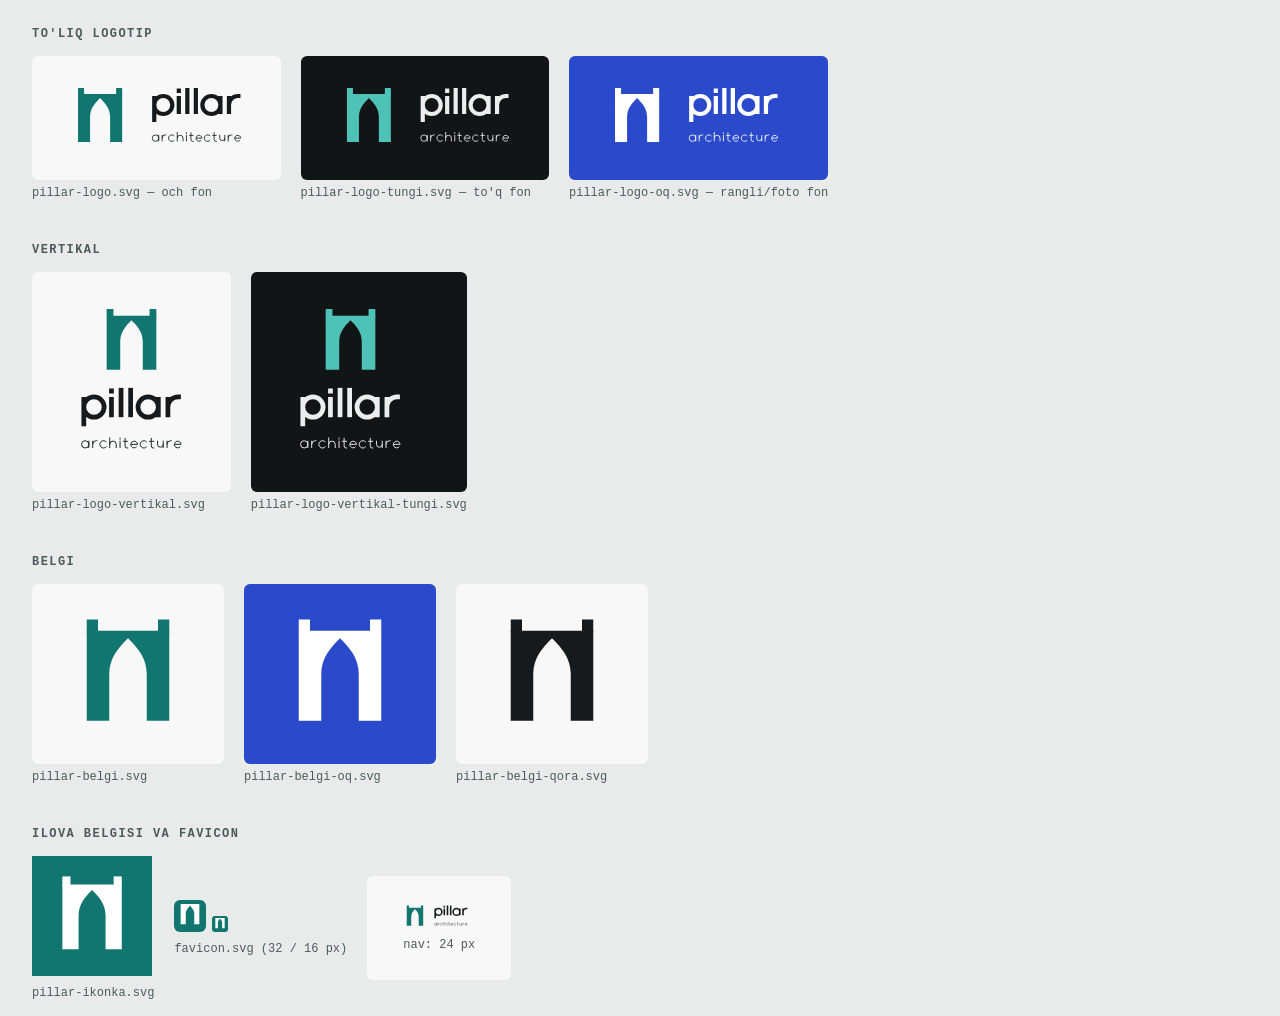
<file: brend/korinish.html>
<!DOCTYPE html>
<html lang="uz">
<meta charset="utf-8">
<meta name="viewport" content="width=device-width, initial-scale=1">
<title>Pillar Architecture — logotip</title>
<style>
  body { margin: 0; font-family: system-ui, sans-serif; background: #e9ebea; color: #161a1d; }
  h2 { font: 600 12px/1 ui-monospace, monospace; letter-spacing: .12em; text-transform: uppercase; margin: 28px 32px 0; color: #50585d; }
  .row { display: flex; flex-wrap: wrap; gap: 20px; padding: 16px 32px; align-items: center; }
  .card { padding: 28px 36px; border-radius: 6px; } .light { background: #f7f8f7; } .dark { background: #121516; } .cobalt { background: #2b4acb; }
  small { display: block; font: 12px ui-monospace, monospace; color: #50585d; margin-top: 6px; }
</style>
<h2>To'liq logotip</h2>
<div class="row">
  <div><div class="card light"><img src="pillar-logo.svg" height="64" alt="Pillar"></div><small>pillar-logo.svg — och fon</small></div>
  <div><div class="card dark"><img src="pillar-logo-tungi.svg" height="64" alt="Pillar"></div><small>pillar-logo-tungi.svg — to'q fon</small></div>
  <div><div class="card cobalt"><img src="pillar-logo-oq.svg" height="64" alt="Pillar"></div><small>pillar-logo-oq.svg — rangli/foto fon</small></div>
</div>
<h2>Vertikal</h2>
<div class="row">
  <div><div class="card light"><img src="pillar-logo-vertikal.svg" height="160" alt="Pillar"></div><small>pillar-logo-vertikal.svg</small></div>
  <div><div class="card dark"><img src="pillar-logo-vertikal-tungi.svg" height="160" alt="Pillar"></div><small>pillar-logo-vertikal-tungi.svg</small></div>
</div>
<h2>Belgi</h2>
<div class="row">
  <div><div class="card light"><img src="pillar-belgi.svg" height="120" alt=""></div><small>pillar-belgi.svg</small></div>
  <div><div class="card cobalt"><img src="pillar-belgi-oq.svg" height="120" alt=""></div><small>pillar-belgi-oq.svg</small></div>
  <div><div class="card light"><img src="pillar-belgi-qora.svg" height="120" alt=""></div><small>pillar-belgi-qora.svg</small></div>
</div>
<h2>Ilova belgisi va favicon</h2>
<div class="row">
  <div><img src="pillar-ikonka.svg" height="120" alt=""><small>pillar-ikonka.svg</small></div>
  <div><img src="favicon.svg" height="32" alt=""> <img src="favicon.svg" height="16" alt=""><small>favicon.svg (32 / 16 px)</small></div>
  <div class="card light"><img src="pillar-logo.svg" height="24" alt="Pillar"><small>nav: 24 px</small></div>
</div>
</html>
</file>
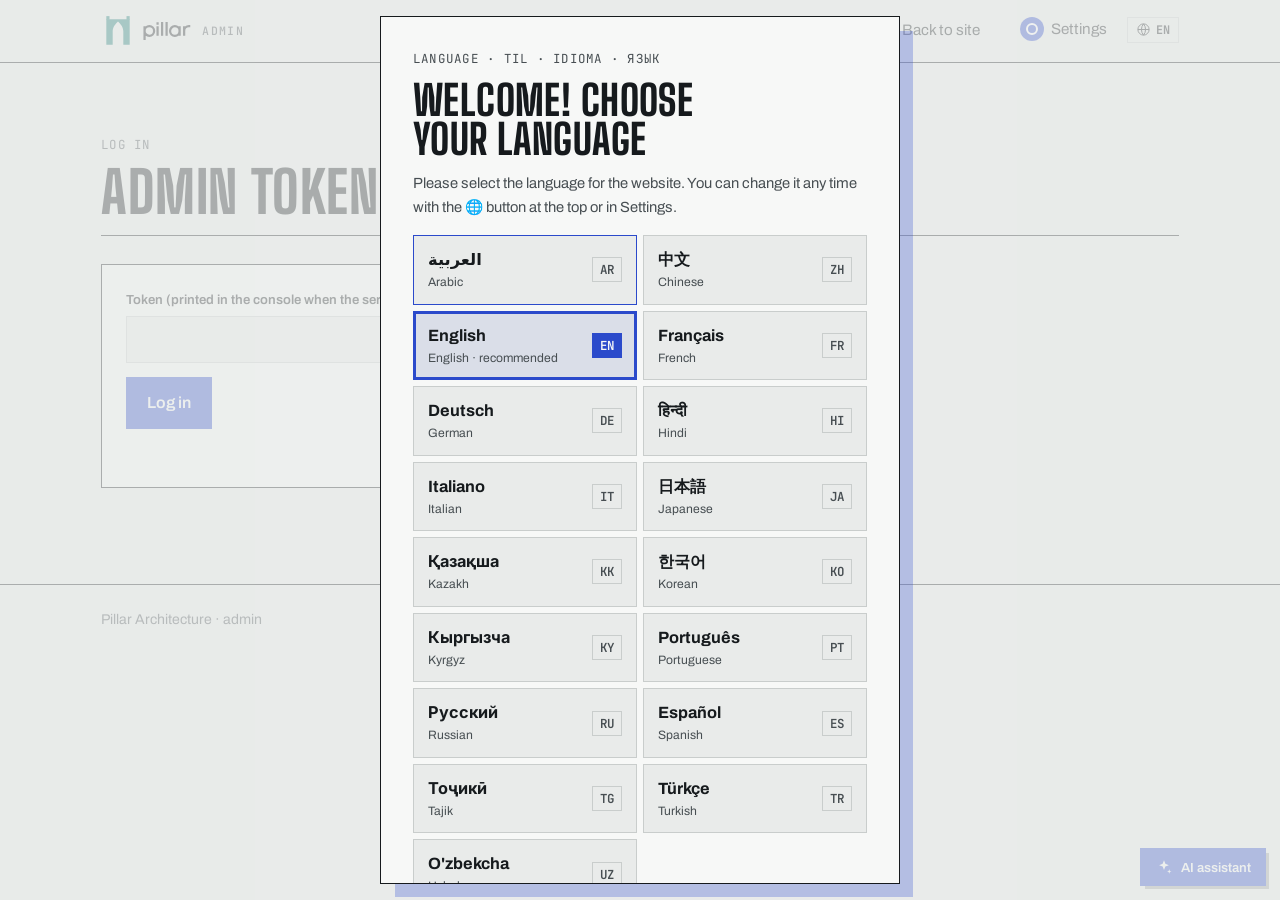
<file: arxitektura/static/admin.html>
<!doctype html>
<html lang="uz">
<head>
<meta charset="utf-8">
<meta name="viewport" content="width=device-width, initial-scale=1, viewport-fit=cover">
<link rel="icon" href="favicon.svg" type="image/svg+xml">
<link rel="apple-touch-icon" href="apple-touch-icon.png">
<title>Pillar Admin</title>
<link rel="preconnect" href="https://fonts.googleapis.com">
<link rel="preconnect" href="https://fonts.gstatic.com" crossorigin>
<link rel="stylesheet" href="https://fonts.googleapis.com/css2?family=Big+Shoulders+Display:wght@700;800;900&family=Archivo:wght@400;500;600&family=JetBrains+Mono:wght@400;500&family=Oswald:wght@500;600;700&family=Inter:wght@400;500;600&display=swap">
<link rel="stylesheet" href="style.css">
</head>
<body>
<nav class="nav">
  <div class="wrap">
    <a class="brand" href="index.html">Pillar<span>.</span> admin</a>
    <ul><li><a href="index.html">← Saytga qaytish</a></li><li><a href="#" id="logout" hidden>Chiqish</a></li></ul>
  </div>
</nav>

<main class="wrap">
  <section id="login">
    <div class="sec-head"><div><span class="label">Kirish</span><h2>Admin token</h2></div></div>
    <form class="sheet" id="loginForm" style="max-width: 460px">
      <div class="field">
        <label for="token">Token (server ishga tushganda konsolda chiqadi)</label>
        <input id="token" type="password" autocomplete="off" required>
      </div>
      <button class="btn" type="submit">Kirish</button>
      <p class="msg" id="loginMsg" role="status"></p>
    </form>
  </section>

  <div id="panel" hidden>
    <section>
      <div class="sec-head"><div><span class="label">Mijozlar</span><h2>Arizalar</h2></div><button class="btn-ghost" type="button" id="refresh">Yangilash</button></div>
      <div class="table-scroll">
        <table>
          <thead><tr><th>№</th><th>Sana</th><th>Mijoz</th><th>Turi</th><th>Maydon</th><th>Xabar</th><th>Holat</th></tr></thead>
          <tbody id="reqBody"></tbody>
        </table>
      </div>
    </section>

    <section>
      <div class="sec-head"><div><span class="label">Do'kon</span><h2>Buyurtmalar</h2></div></div>
      <div class="table-scroll">
        <table>
          <thead><tr><th>№</th><th>Sana</th><th>Mijoz</th><th>Mahsulotlar</th><th>Jami</th><th>Holat</th></tr></thead>
          <tbody id="orderBody"></tbody>
        </table>
      </div>
    </section>

    <section>
      <div class="sec-head"><div><span class="label">Portfolio</span><h2>Loyihalar</h2></div></div>
      <div class="two">
        <form class="sheet" id="projForm" novalidate>
          <div class="field"><label for="pTitle">Nomi</label><input id="pTitle" name="title" required></div>
          <div class="row">
            <div class="field"><label for="pCat">Kategoriya</label>
              <select id="pCat" name="category"><option value="turar-joy">Turar-joy</option><option value="jamoat">Jamoat</option><option value="tijorat">Tijorat</option><option value="interyer">Interyer</option></select></div>
            <div class="field"><label for="pStatus">Holat</label>
              <select id="pStatus" name="status"><option value="loyihada">Loyihada</option><option value="qurilmoqda">Qurilmoqda</option><option value="qurildi">Qurildi</option></select></div>
          </div>
          <div class="row">
            <div class="field"><label for="pCity">Shahar</label><input id="pCity" name="city" required></div>
            <div class="field"><label for="pYear">Yil</label><input id="pYear" name="year" type="number" value="2026"></div>
          </div>
          <div class="row">
            <div class="field"><label for="pArea">Maydon, m²</label><input id="pArea" name="area_m2" type="number" value="1000"></div>
            <div class="field"><label for="pFloors">Qavatlar</label><input id="pFloors" name="floors" type="number" value="3"></div>
          </div>
          <div class="field"><label for="pDesc">Tavsif</label><textarea id="pDesc" name="description" required></textarea></div>
          <button class="btn" type="submit">Loyiha qo'shish</button>
          <p class="msg" id="projMsg" role="status"></p>
        </form>
        <div class="table-scroll">
          <table>
            <thead><tr><th>Nomi</th><th>Yil</th><th>Holat</th><th></th></tr></thead>
            <tbody id="projBody"></tbody>
          </table>
        </div>
      </div>
    </section>

    <section>
      <div class="sec-head"><div><span class="label">Konstruktor</span><h2>Foydalanuvchi dizaynlari</h2></div></div>
      <div class="table-scroll">
        <table>
          <thead><tr><th>№</th><th>Nomi</th><th>Muallif</th><th>Hajm</th><th>Sana</th><th></th></tr></thead>
          <tbody id="designBody"></tbody>
        </table>
      </div>
    </section>
  </div>
</main>

<footer><div class="wrap"><span>Pillar Architecture · admin</span></div></footer>
<script src="nav.js"></script>
<script src="i18n.js"></script>
<script src="facade.js"></script>
<script src="admin.js"></script>
<script src="settings.js"></script>
<script src="bgpicker.js"></script>
<script src="ai.js"></script>
</body>
</html>
</file>
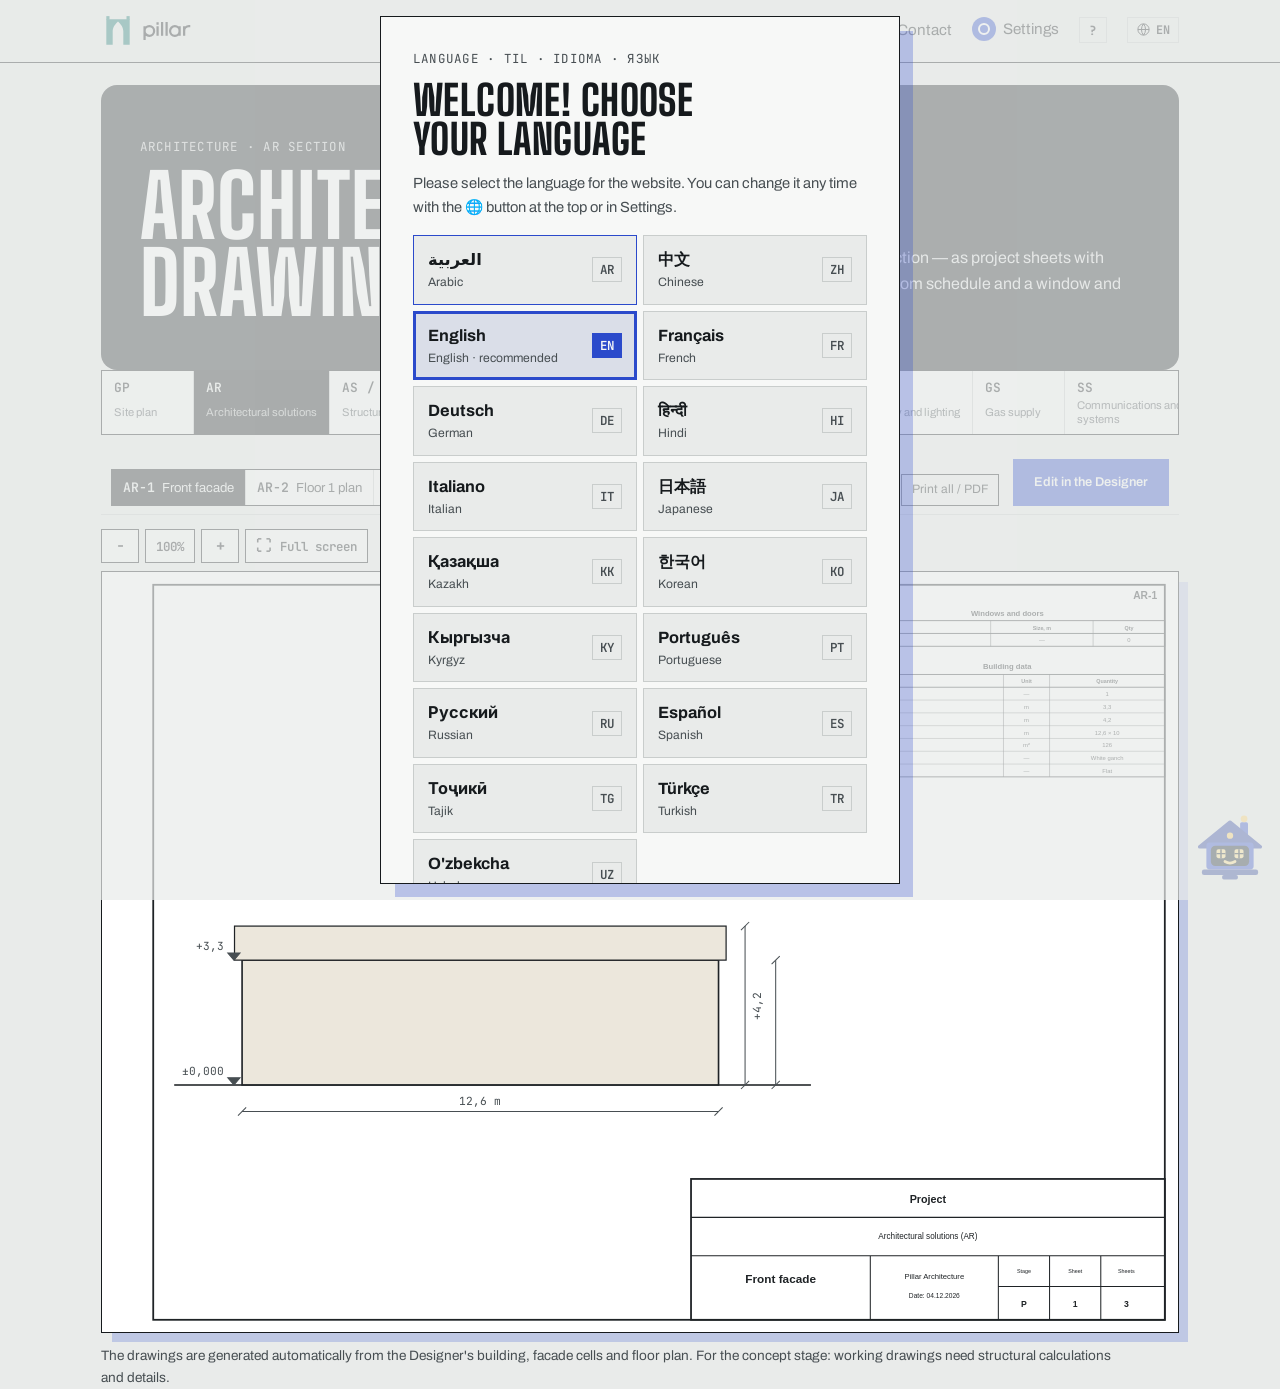
<file: arxitektura/static/ar.html>
<!doctype html>
<html lang="uz">
<head>
<meta charset="utf-8">
<meta name="viewport" content="width=device-width, initial-scale=1, viewport-fit=cover">
<link rel="icon" href="favicon.svg" type="image/svg+xml">
<link rel="apple-touch-icon" href="apple-touch-icon.png">
<title>Arxitektura chizmalari (AR)</title>
<link rel="preconnect" href="https://fonts.googleapis.com">
<link rel="preconnect" href="https://fonts.gstatic.com" crossorigin>
<link rel="stylesheet" href="https://fonts.googleapis.com/css2?family=Big+Shoulders+Display:wght@700;800;900&family=Archivo:wght@400;500;600&family=JetBrains+Mono:wght@400;500&family=Oswald:wght@500;600;700&family=Inter:wght@400;500;600&display=swap">
<link rel="stylesheet" href="style.css">
</head>
<body>
<nav class="nav">
  <div class="wrap">
    <a class="brand" href="index.html">Pillar<span>.</span></a>
    <ul>
      <li><a href="index.html#tezkor">Tezkor loyiha</a></li>
      <li><a href="designer.html">Konstruktor</a></li>
      <li><a href="builder.html">Erkin qurish</a></li>
      <li><a href="bolimlar.html" aria-current="page">Loyiha bo'limlari</a></li>
      <li><a href="shop.html">Mahsulotlar <span class="cart-badge" data-cart-count hidden>0</span></a></li>
      <li><a href="index.html#aloqa">Aloqa</a></li>
    </ul>
  </div>
</nav>

<main class="wrap">
  <header class="ds-head">
    <div>
      <span class="label">Arxitektura · AR bo'limi</span>
      <h1>Arxitektura chizmalari</h1>
    </div>
    <div class="ds-head-side"><p>Fasad, har bir qavat rejasi va kesim — loyiha varaqlari ko'rinishida: o'qlar, o'lchamlar, sath belgilari, xonalar ekspliktsiyasi va deraza-eshiklar spetsifikatsiyasi bilan.</p></div>
  </header>
  <div data-rp-codes="ar"></div>
  <div id="arApp"></div>
</main>

<script src="nav.js"></script>
<script src="i18n.js"></script>
<script src="simple.js"></script>
<script src="advisor.js"></script>
<script src="auth.js"></script>
<script src="settings.js"></script>
<script src="building.js"></script>
<script src="interior.js"></script>
<script src="io.js"></script>
<script src="ar.js"></script>
<script src="bolimlar.js"></script>
<script src="sheetzoom.js"></script>
<script src="bgpicker.js"></script>
<script src="ai.js"></script>
<script src="tour.js"></script>
</body>
</html>
</file>
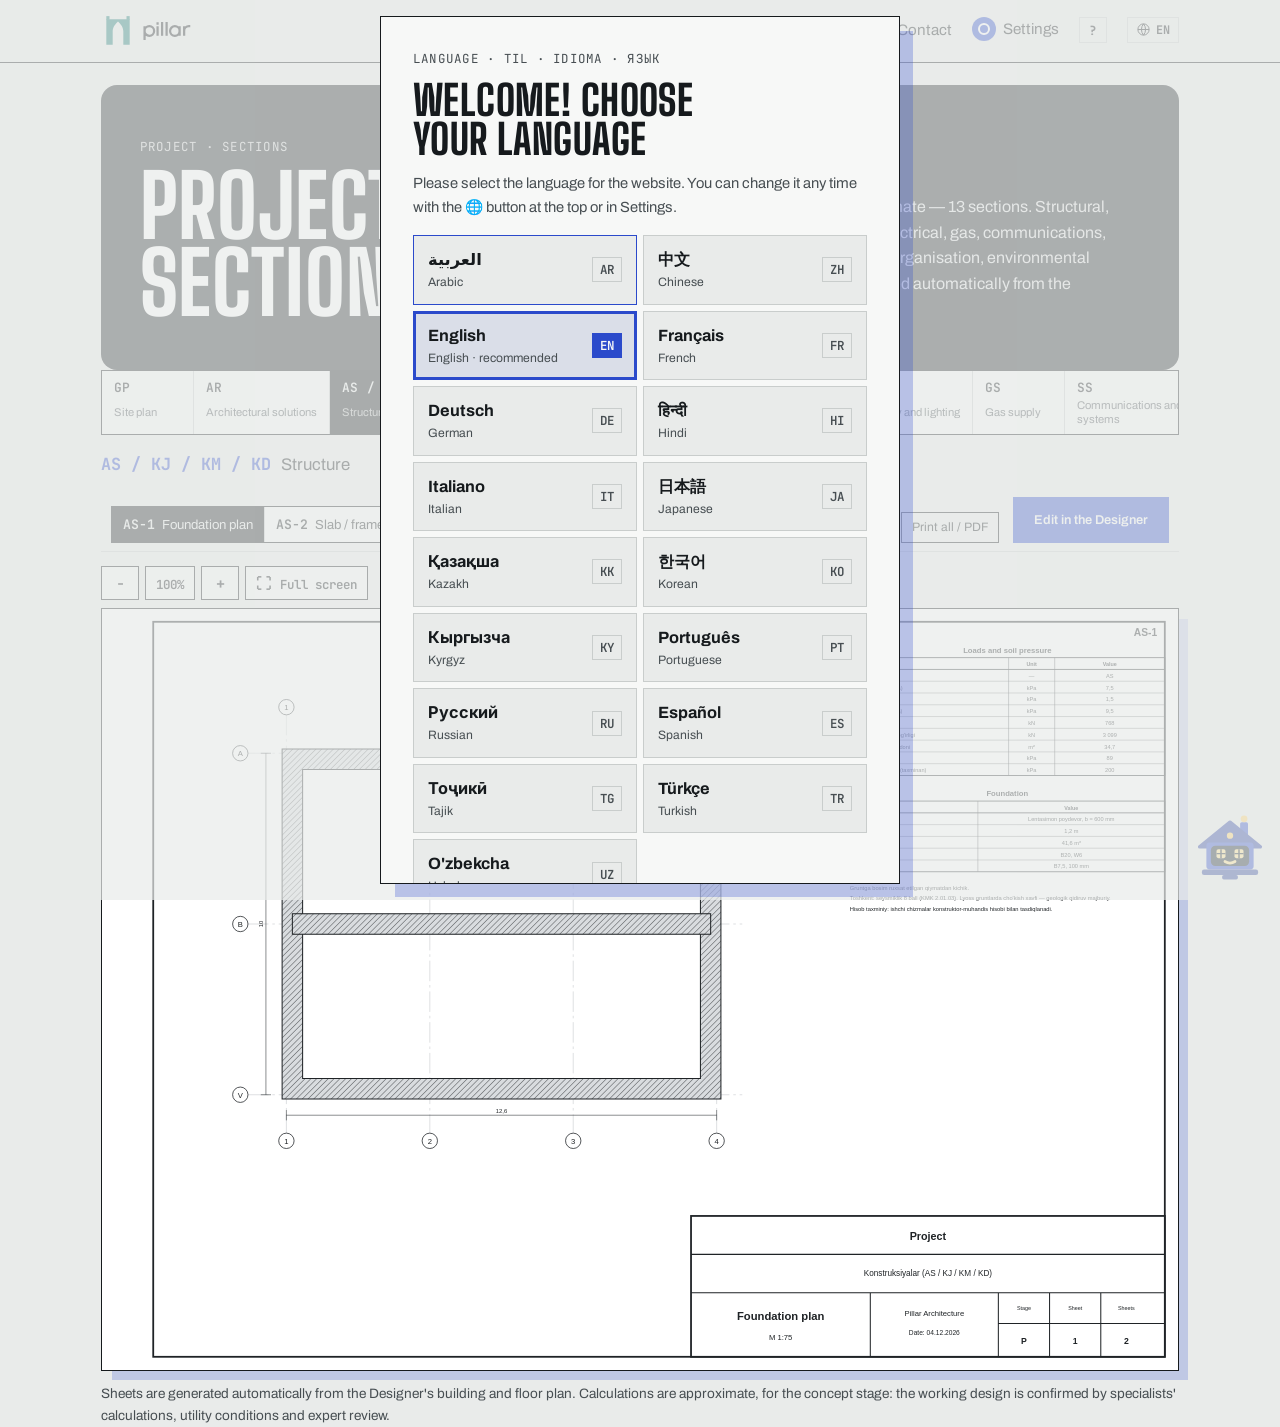
<file: arxitektura/static/bolimlar.html>
<!doctype html>
<html lang="uz">
<head>
<meta charset="utf-8">
<meta name="viewport" content="width=device-width, initial-scale=1, viewport-fit=cover">
<link rel="icon" href="favicon.svg" type="image/svg+xml">
<link rel="apple-touch-icon" href="apple-touch-icon.png">
<title>Loyiha bo'limlari</title>
<link rel="preconnect" href="https://fonts.googleapis.com">
<link rel="preconnect" href="https://fonts.gstatic.com" crossorigin>
<link rel="stylesheet" href="https://fonts.googleapis.com/css2?family=Big+Shoulders+Display:wght@700;800;900&family=Archivo:wght@400;500;600&family=JetBrains+Mono:wght@400;500&family=Oswald:wght@500;600;700&family=Inter:wght@400;500;600&display=swap">
<link rel="stylesheet" href="style.css">
</head>
<body>
<nav class="nav">
  <div class="wrap">
    <a class="brand" href="index.html">Pillar<span>.</span></a>
    <ul>
      <li><a href="index.html#tezkor">Tezkor loyiha</a></li>
      <li><a href="designer.html">Konstruktor</a></li>
      <li><a href="builder.html">Erkin qurish</a></li>
      <li><a href="bolimlar.html" aria-current="page">Loyiha bo'limlari</a></li>
      <li><a href="shop.html">Mahsulotlar <span class="cart-badge" data-cart-count hidden>0</span></a></li>
      <li><a href="index.html#aloqa">Aloqa</a></li>
    </ul>
  </div>
</nav>

<main class="wrap">
  <header class="ds-head">
    <div>
      <span class="label">Loyiha · bo'limlar</span>
      <h1>Loyiha bo'limlari</h1>
    </div>
    <div class="ds-head-side"><p>GP va AR'dan tortib smetagacha — 13 ta bo'lim. Konstruksiyalar, isitish va ventilyatsiya, suv, elektr, gaz, aloqa, yong'in xavfsizligi, texnologiya, qurilishni tashkil etish, ekologiya va smeta varaqlari joriy binodan avtomatik tuziladi.</p></div>
  </header>
  <div data-rp-codes="self"></div>
  <div id="rpApp"></div>
</main>

<script src="nav.js"></script>
<script src="i18n.js"></script>
<script src="simple.js"></script>
<script src="advisor.js"></script>
<script src="auth.js"></script>
<script src="settings.js"></script>
<script src="building.js"></script>
<script src="interior.js"></script>
<script src="io.js"></script>
<script src="bolimlar.js"></script>
<script src="sheetzoom.js"></script>
<script src="bgpicker.js"></script>
<script src="ai.js"></script>
<script src="tour.js"></script>
</body>
</html>
</file>
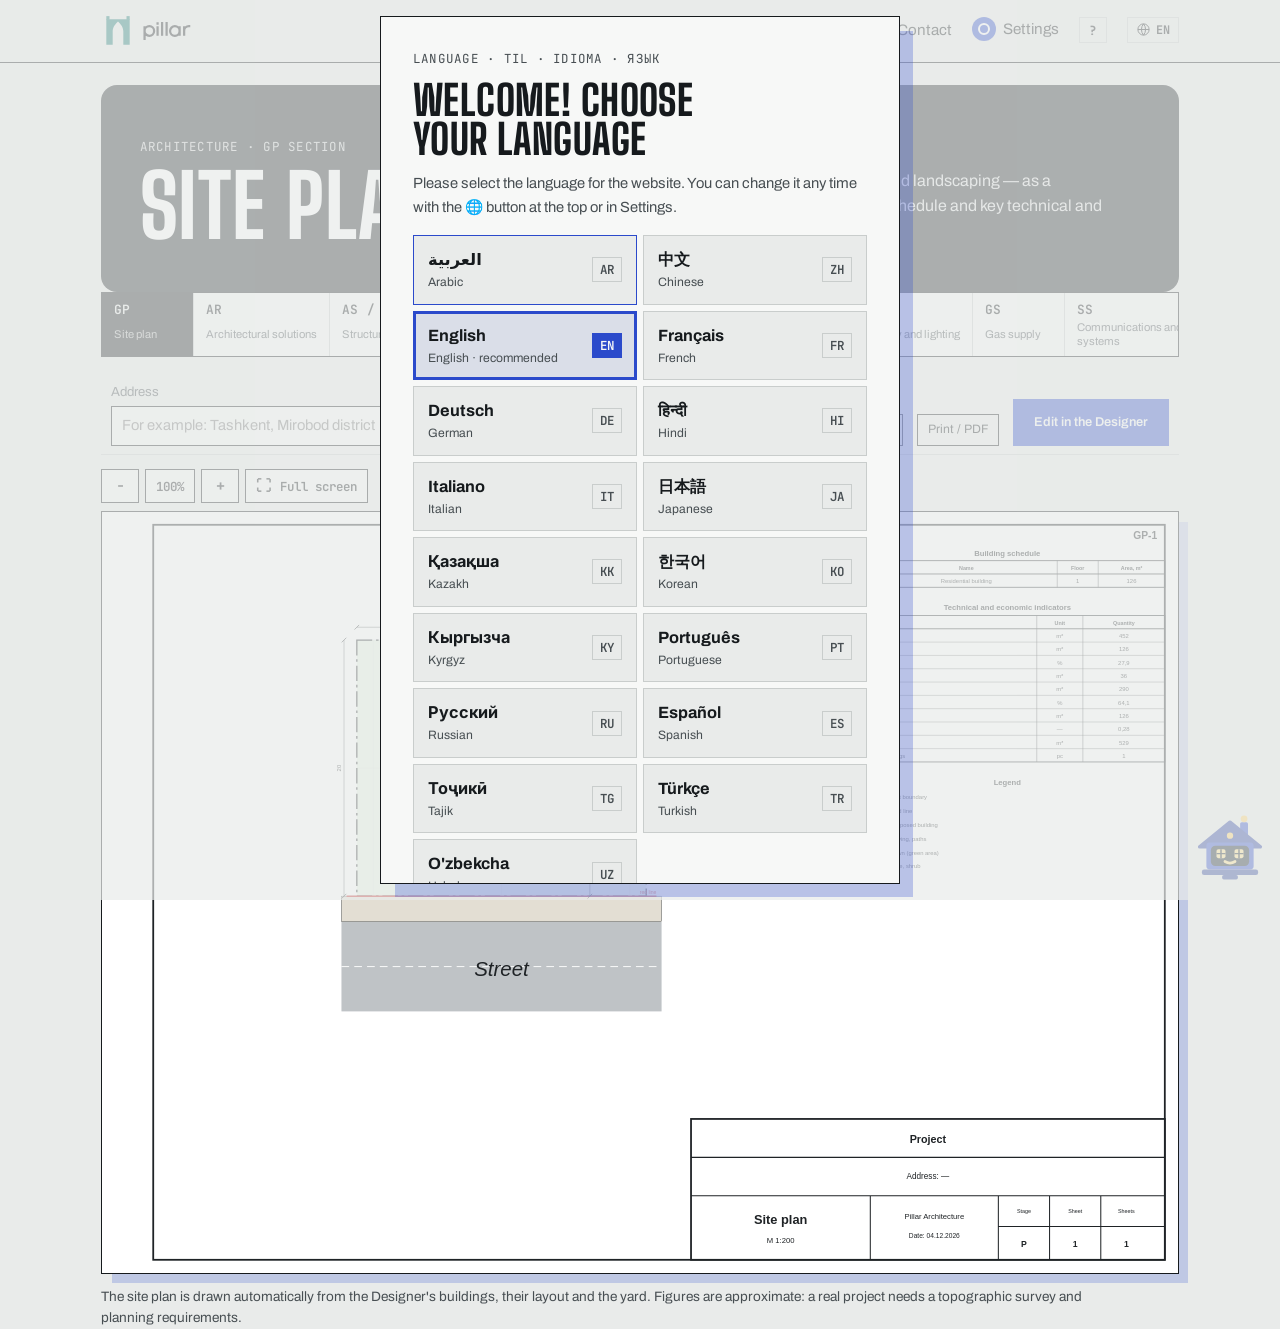
<file: arxitektura/static/gp.html>
<!doctype html>
<html lang="uz">
<head>
<meta charset="utf-8">
<meta name="viewport" content="width=device-width, initial-scale=1, viewport-fit=cover">
<link rel="icon" href="favicon.svg" type="image/svg+xml">
<link rel="apple-touch-icon" href="apple-touch-icon.png">
<title>Bosh reja (GP)</title>
<link rel="preconnect" href="https://fonts.googleapis.com">
<link rel="preconnect" href="https://fonts.gstatic.com" crossorigin>
<link rel="stylesheet" href="https://fonts.googleapis.com/css2?family=Big+Shoulders+Display:wght@700;800;900&family=Archivo:wght@400;500;600&family=JetBrains+Mono:wght@400;500&family=Oswald:wght@500;600;700&family=Inter:wght@400;500;600&display=swap">
<link rel="stylesheet" href="style.css">
</head>
<body>
<nav class="nav">
  <div class="wrap">
    <a class="brand" href="index.html">Pillar<span>.</span></a>
    <ul>
      <li><a href="index.html#tezkor">Tezkor loyiha</a></li>
      <li><a href="designer.html">Konstruktor</a></li>
      <li><a href="builder.html">Erkin qurish</a></li>
      <li><a href="bolimlar.html" aria-current="page">Loyiha bo'limlari</a></li>
      <li><a href="shop.html">Mahsulotlar <span class="cart-badge" data-cart-count hidden>0</span></a></li>
      <li><a href="index.html#aloqa">Aloqa</a></li>
    </ul>
  </div>
</nav>

<main class="wrap">
  <header class="ds-head">
    <div>
      <span class="label">Arxitektura · GP bo'limi</span>
      <h1>Bosh reja</h1>
    </div>
    <div class="ds-head-side"><p>Uchastka, binolar joylashuvi, yo'laklar va ko'kalamzorlashtirish — loyiha varag'i ko'rinishida, binolar ekspliktsiyasi va texnik-iqtisodiy ko'rsatkichlar bilan.</p></div>
  </header>
  <div data-rp-codes="gp"></div>
  <div id="gpApp"></div>
</main>

<script src="nav.js"></script>
<script src="i18n.js"></script>
<script src="simple.js"></script>
<script src="advisor.js"></script>
<script src="auth.js"></script>
<script src="settings.js"></script>
<script src="building.js"></script>
<script src="io.js"></script>
<script src="gp.js"></script>
<script src="bolimlar.js"></script>
<script src="sheetzoom.js"></script>
<script src="bgpicker.js"></script>
<script src="ai.js"></script>
<script src="tour.js"></script>
</body>
</html>
</file>
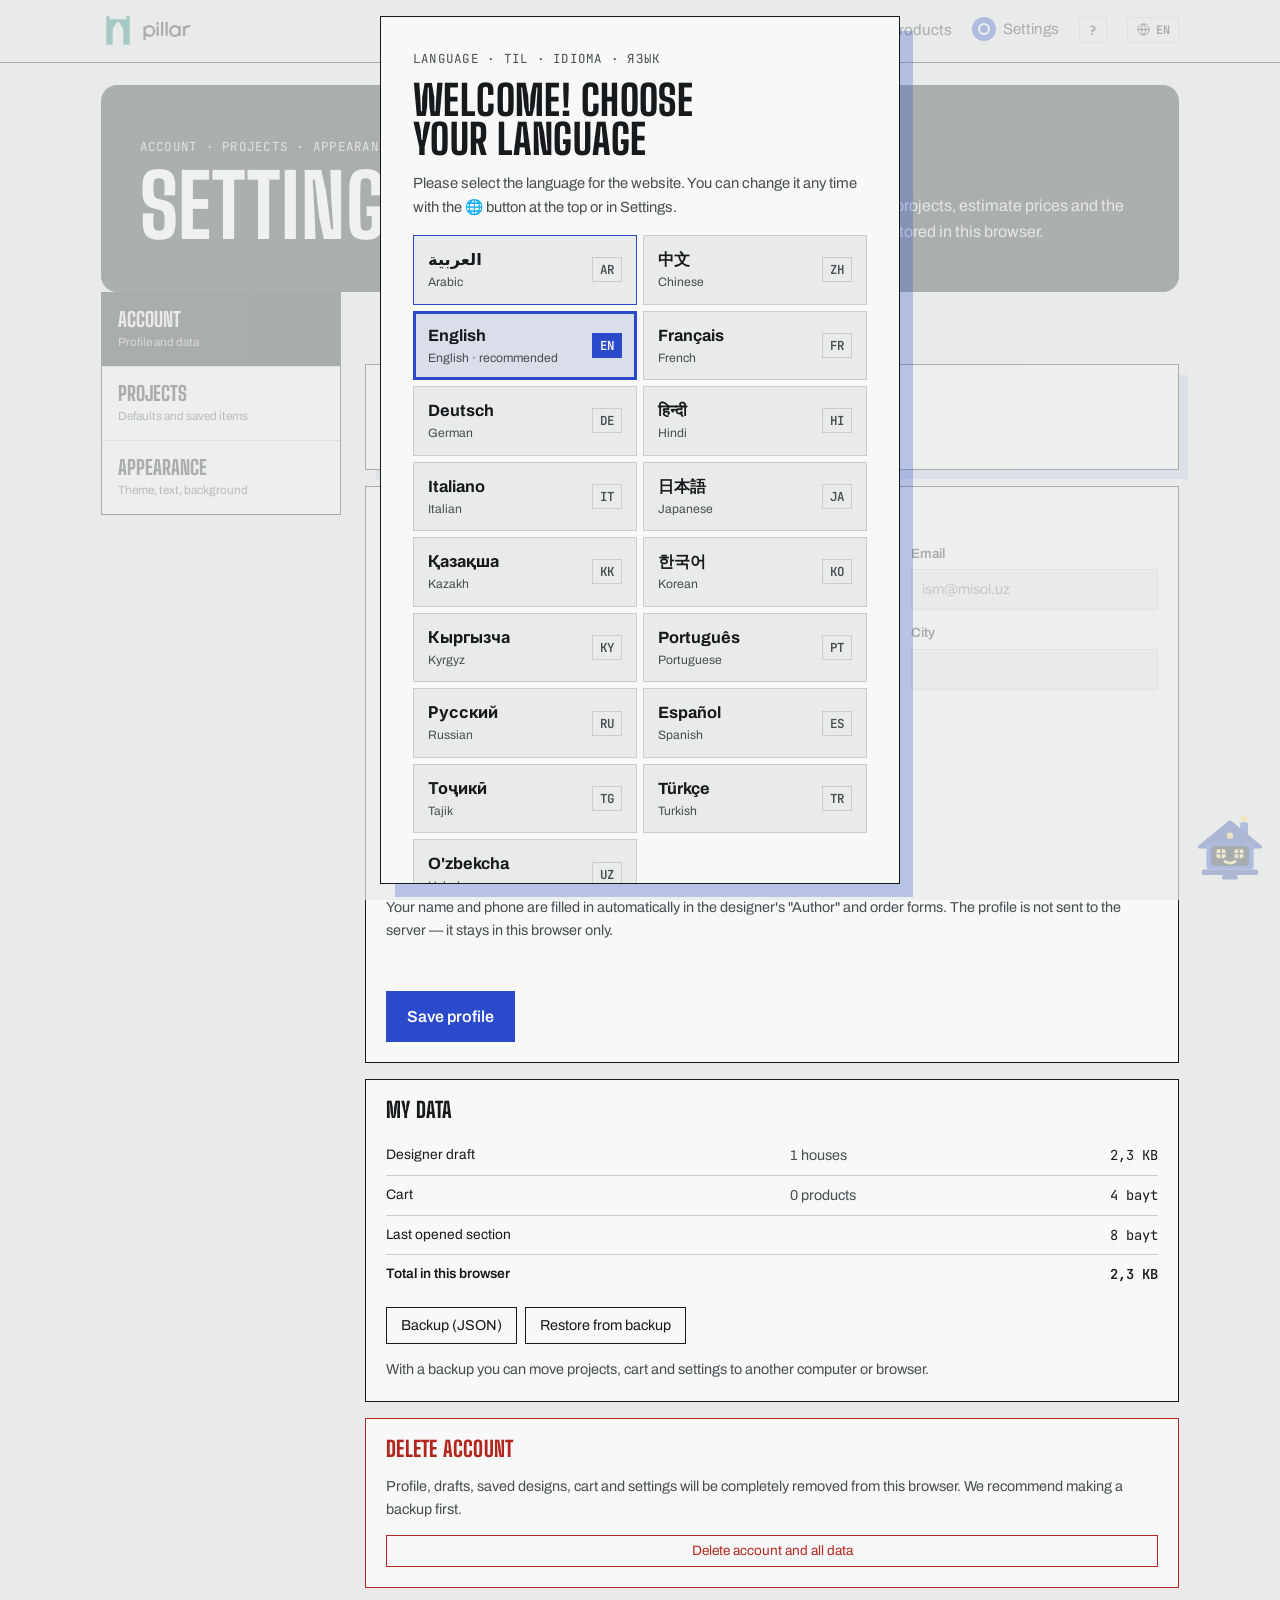
<file: arxitektura/static/settings.html>
<!doctype html>
<html lang="uz">
<head>
<meta charset="utf-8">
<meta name="viewport" content="width=device-width, initial-scale=1, viewport-fit=cover">
<link rel="icon" href="favicon.svg" type="image/svg+xml">
<link rel="apple-touch-icon" href="apple-touch-icon.png">
<title>Sozlamalar</title>
<link rel="preconnect" href="https://fonts.googleapis.com">
<link rel="preconnect" href="https://fonts.gstatic.com" crossorigin>
<link rel="stylesheet" href="https://fonts.googleapis.com/css2?family=Big+Shoulders+Display:wght@700;800;900&family=Archivo:wght@400;500;600&family=JetBrains+Mono:wght@400;500&family=Oswald:wght@500;600;700&family=Inter:wght@400;500;600&display=swap">
<link rel="stylesheet" href="style.css">
</head>
<body>
<nav class="nav">
  <div class="wrap">
    <a class="brand" href="index.html">Pillar<span>.</span></a>
    <ul>
      <li><a href="index.html#tezkor">Tezkor loyiha</a></li>
      <li><a href="designer.html">Konstruktor</a></li>
      <li><a href="builder.html">Erkin qurish</a></li>
      <li><a href="bolimlar.html">Loyiha bo'limlari</a></li>
      <li><a href="shop.html">Mahsulotlar <span class="cart-badge" data-cart-count hidden>0</span></a></li>
    </ul>
  </div>
</nav>

<main class="wrap">
  <header class="ds-head">
    <div>
      <span class="label">Hisob · loyihalar · ko'rinish</span>
      <h1>Sozlamalar</h1>
    </div>
    <div class="ds-head-side"><p>Profilingiz, yangi loyihalar uchun standart o'lchamlar, smeta narxlari va saytning ko'rinishi. Hammasi shu brauzerda saqlanadi.</p></div>
  </header>
  <div id="settingsApp"></div>
</main>

<script src="nav.js"></script>
<script src="i18n.js"></script>
<script src="simple.js"></script>
<script src="advisor.js"></script>
<script src="auth.js"></script>
<script src="building.js"></script>
<script src="settings.js"></script>
<script src="bgpicker.js"></script>
<script src="ai.js"></script>
<script src="tour.js"></script>
</body>
</html>
</file>
<file: arxitektura/static/style.css>
/* Layout: chizma varag'i — chap tomonda o'lcham chiziqlari, kontent 12 ustunli to'r ustida */
:root {
  --bg: #e9ebea;        /* beton */
  --surface: #f7f8f7;
  --fg: #161a1d;        /* grafit */
  --muted: #474e52;        /* ikkinchi darajali matn: fon ustida ham o'qiladigan kontrast (~7:1) */
  --line: #c9cdcc;
  --accent: #2b4acb;    /* kobalt — chizma siyohi */
  --logo: #11766f;      /* logotip: firuza peshtoq (brend/) */
  --ok: #2f7d4f;
  --warn: #a96a00;
  --danger: #b3261e;
  --font-display: "Big Shoulders Display", "Oswald", "Arial Narrow", sans-serif;   /* Oswald — faqat kirill harflari uchun */
  --font-body: "Archivo", "Inter", "Segoe UI", system-ui, sans-serif;   /* Inter — kirill uchun */
  --font-mono: "JetBrains Mono", ui-monospace, Consolas, monospace;
}
@media (prefers-color-scheme: dark) {
  :root:not([data-theme="light"]) {
    --bg: #121516; --surface: #1b1f21; --fg: #e8eae9; --muted: #b0b7bb; --line: #30373a;
    --accent: #8da2ff; --logo: #4fc2b8; --ok: #6cc28f; --warn: #e0a640; --danger: #f08a82; color-scheme: dark;
  }
}
:root[data-theme="dark"] {
  --bg: #121516; --surface: #1b1f21; --fg: #e8eae9; --muted: #b0b7bb; --line: #30373a;
  --accent: #8da2ff; --logo: #4fc2b8; --ok: #6cc28f; --warn: #e0a640; --danger: #f08a82; color-scheme: dark;
}

* { box-sizing: border-box; }
html { scroll-behavior: smooth; }
body {
  margin: 0; background: var(--bg); color: var(--fg);
  font-family: var(--font-body); font-size: 1rem; line-height: 1.6;
}
/* Orqa fon: 1) yumshoq yorug'lik, 2) mayda va asosiy chizma to'ri, 3) pastda binolar konturi */
body::before {
  content: ""; position: fixed; inset: 0; z-index: -2; pointer-events: none;
  background:
    radial-gradient(62rem 40rem at 88% -8%, color-mix(in srgb, var(--accent) 7%, transparent), transparent 70%),
    radial-gradient(46rem 34rem at -8% 108%, color-mix(in srgb, var(--accent) 4%, transparent), transparent 70%),
    linear-gradient(color-mix(in srgb, var(--fg) 5%, transparent) 1px, transparent 1px) 0 0 / 120px 120px,
    linear-gradient(90deg, color-mix(in srgb, var(--fg) 5%, transparent) 1px, transparent 1px) 0 0 / 120px 120px,
    linear-gradient(color-mix(in srgb, var(--fg) 2.5%, transparent) 1px, transparent 1px) 0 0 / 24px 24px,
    linear-gradient(90deg, color-mix(in srgb, var(--fg) 2.5%, transparent) 1px, transparent 1px) 0 0 / 24px 24px;
}
body::after {
  content: ""; position: fixed; inset: 0; z-index: -1; pointer-events: none;
  background: var(--fg); opacity: var(--bg-op, .04);
  -webkit-mask: var(--bg-mask, url("bg-arxitektura.svg")) center bottom / cover no-repeat;   /* --bg-mask: bgpicker.js tanlagan fon */
          mask: var(--bg-mask, url("bg-arxitektura.svg")) center bottom / cover no-repeat;
}
.wrap { max-width: 1180px; margin: 0 auto; padding-inline: max(16px, 4vw); }
h1, h2, h3 { font-family: var(--font-display); font-weight: 800; line-height: 1; margin: 0; text-wrap: balance; letter-spacing: .01em; }
p { margin: 0; }
a { color: var(--accent); }
:focus-visible { outline: 2px solid var(--accent); outline-offset: 2px; }
.label { font-family: var(--font-mono); font-size: .78rem; letter-spacing: .1em; text-transform: uppercase; color: var(--muted); }
.mono { font-family: var(--font-mono); font-variant-numeric: tabular-nums; }

/* NAV */
.nav { position: sticky; top: env(safe-area-inset-top, 0px); z-index: 10; background: var(--bg); border-bottom: 1px solid var(--fg); }
.nav .wrap { display: flex; align-items: center; justify-content: space-between; gap: 16px; padding-block: 14px; flex-wrap: wrap; }
.brand { font-family: var(--font-display); font-weight: 900; font-size: 1.6rem; letter-spacing: .04em; text-decoration: none; color: var(--fg); text-transform: uppercase; }
.brand span { color: var(--accent); }
.brand { display: inline-flex; align-items: center; gap: 10px; line-height: 0; }
.brand-logo { display: block; height: 34px; width: auto; }
.brand .brand-extra { font-family: var(--font-mono); font-size: .72rem; font-weight: 500; letter-spacing: .12em; text-transform: uppercase; line-height: 1; color: var(--muted); }
footer .brand-logo, .foot .brand-logo { height: 40px; }
.nav ul { list-style: none; display: flex; gap: 20px; margin: 0; padding: 0; flex-wrap: wrap; }
.nav a { color: var(--fg); text-decoration: none; font-size: .95rem; }
.nav a:hover { color: var(--accent); }

/* HERO */
.hero { padding-block: 72px 56px; display: grid; grid-template-columns: minmax(0, 1.5fr) minmax(0, 1fr); gap: 48px; align-items: end; }
.hero h1 { font-size: clamp(3.4rem, 10vw, 8.5rem); text-transform: uppercase; line-height: .88; }
.hero h1 em { font-style: normal; color: var(--accent); }
.hero .lede { margin-top: 24px; font-size: 1.15rem; max-width: 48ch; color: var(--muted); }
.dim { position: relative; margin-top: 28px; padding-top: 14px; border-top: 1px solid var(--fg); font-family: var(--font-mono); font-size: .75rem; color: var(--muted); display: flex; justify-content: space-between; }
.dim::before, .dim::after { content: ""; position: absolute; top: -6px; width: 1px; height: 11px; background: var(--fg); }
.dim::before { left: 0; } .dim::after { right: 0; }
.stats { display: grid; grid-template-columns: repeat(2, minmax(0, 1fr)); border-top: 1px solid var(--fg); border-left: 1px solid var(--fg); }
.stats div { padding: 16px; border-right: 1px solid var(--fg); border-bottom: 1px solid var(--fg); background: var(--surface); }
.stats b { display: block; font-family: var(--font-mono); font-size: 1.9rem; font-weight: 500; font-variant-numeric: tabular-nums; }

section { padding-block: 72px 0; }
.sec-head { display: flex; justify-content: space-between; align-items: end; gap: 16px 32px; flex-wrap: wrap; margin-bottom: 28px; padding-bottom: 14px; border-bottom: 1px solid var(--fg); }
.sec-head h2 { font-size: clamp(2.2rem, 5vw, 3.6rem); text-transform: uppercase; }
.sec-head .label { display: block; margin-bottom: 8px; }

/* FILTER */
.filters { display: flex; flex-wrap: wrap; gap: 6px; }
.filters button, .btn-ghost {
  font: inherit; font-size: .9rem; padding: 6px 14px; cursor: pointer; border-radius: 0;
  border: 1px solid var(--fg); background: transparent; color: var(--fg);
}
.filters button[aria-pressed="true"] { background: var(--fg); color: var(--bg); }

/* PROJECT GRID */
.grid { display: grid; grid-template-columns: repeat(auto-fill, minmax(280px, 1fr)); gap: 20px; }
.card {
  display: grid; grid-template-rows: auto 1fr; background: var(--surface); border: 1px solid var(--line);
  text-align: left; padding: 0; font: inherit; color: inherit; cursor: pointer; transition: border-color .15s, transform .15s;
}
.card:hover { border-color: var(--fg); transform: translateY(-2px); }
.card .facade { border-bottom: 1px solid var(--line); background: var(--bg); }
.card .body { padding: 16px 18px 18px; display: grid; gap: 8px; align-content: start; }
.card h3 { font-size: 1.55rem; text-transform: uppercase; }
.card .meta { display: flex; justify-content: space-between; gap: 8px; font-family: var(--font-mono); font-size: .78rem; color: var(--muted); flex-wrap: wrap; }
.facade svg { display: block; width: 100%; height: auto; }
.facade .ground { stroke: var(--fg); stroke-width: 1.5; }
.facade .mass { fill: var(--surface); stroke: var(--fg); stroke-width: 1.5; }
.facade .win { fill: var(--accent); opacity: .75; }
.facade .dimline { stroke: var(--muted); stroke-width: 1; }
.facade .dimtext { fill: var(--muted); font-family: var(--font-mono); font-size: 10px; }

.pill { display: inline-block; font-family: var(--font-mono); font-size: .7rem; letter-spacing: .06em; text-transform: uppercase; padding: 2px 8px; border: 1px solid currentColor; }
.pill.qurildi { color: var(--ok); } .pill.qurilmoqda { color: var(--warn); } .pill.loyihada { color: var(--accent); }
.pill.yangi { color: var(--accent); } .pill.ko\'rildi { color: var(--warn); } .pill.yopildi { color: var(--muted); }

.empty, .err { padding: 24px; border: 1px dashed var(--line); color: var(--muted); }
.err { color: var(--danger); border-color: var(--danger); }

/* DIALOG */
dialog { border: 1px solid var(--fg); padding: 0; max-width: min(760px, calc(100vw - 32px)); width: 100%; background: var(--surface); color: var(--fg); }
dialog::backdrop { background: rgba(10, 12, 14, .55); }
.dlg { display: grid; grid-template-columns: minmax(0, 1fr) minmax(0, 1fr); }
.dlg .facade { background: var(--bg); border-right: 1px solid var(--line); display: flex; align-items: end; }
.dlg .info { padding: 24px; display: grid; gap: 14px; align-content: start; }
.dlg h3 { font-size: 2.2rem; text-transform: uppercase; }
.spec { display: grid; grid-template-columns: auto 1fr; gap: 6px 16px; margin: 0; font-size: .92rem; }
.spec dt { color: var(--muted); } .spec dd { margin: 0; font-family: var(--font-mono); }
.close { justify-self: start; }

/* FORMS */
.two { display: grid; grid-template-columns: minmax(0, 1fr) minmax(0, 1fr); gap: 32px; align-items: start; }
form.sheet { display: grid; gap: 14px; background: var(--surface); border: 1px solid var(--fg); padding: 24px; }
.row { display: grid; grid-template-columns: repeat(2, minmax(0, 1fr)); gap: 14px; }
.field { display: grid; gap: 6px; }
.field label { font-size: .82rem; font-weight: 600; }
.field input, .field select, .field textarea {
  font: inherit; padding: 10px 12px; border: 1px solid var(--line); border-radius: 0; background: var(--bg); color: var(--fg); width: 100%;
}
.field textarea { min-height: 110px; resize: vertical; }
.field input:focus, .field select:focus, .field textarea:focus { border-color: var(--accent); outline: none; }
.btn { font: inherit; font-weight: 600; padding: 12px 20px; border: 1px solid var(--accent); background: var(--accent); color: var(--surface); cursor: pointer; border-radius: 0; justify-self: start; }
.btn:disabled { opacity: .5; cursor: wait; }
.msg { font-size: .92rem; min-height: 1.4em; }
.msg.ok { color: var(--ok); } .msg.bad { color: var(--danger); }

.result { border: 1px solid var(--fg); background: var(--surface); }
.result .big { padding: 24px; border-bottom: 1px solid var(--fg); }
.result .big b { display: block; font-family: var(--font-mono); font-size: clamp(2rem, 5vw, 3rem); font-weight: 500; font-variant-numeric: tabular-nums; color: var(--accent); }
.result dl { margin: 0; display: grid; grid-template-columns: repeat(3, minmax(0, 1fr)); }
.result dl div { padding: 16px; border-right: 1px solid var(--line); }
.result dl div:last-child { border-right: 0; }
.result dd { margin: 4px 0 0; font-family: var(--font-mono); font-size: 1.15rem; font-variant-numeric: tabular-nums; }
.result .note { padding: 12px 16px; border-top: 1px solid var(--line); font-size: .82rem; color: var(--muted); }

.contact-info { display: grid; gap: 18px; }
.contact-info p { color: var(--muted); max-width: 44ch; }
.contact-info .mono { font-size: 1.05rem; color: var(--fg); }

footer { margin-top: 96px; border-top: 1px solid var(--fg); padding-block: 24px 40px; font-size: .88rem; color: var(--muted); }
footer .wrap { display: flex; justify-content: space-between; gap: 16px; flex-wrap: wrap; }

/* ADMIN */
.table-scroll { overflow-x: auto; border: 1px solid var(--fg); background: var(--surface); }
table { width: 100%; border-collapse: collapse; font-size: .92rem; }
th, td { text-align: left; padding: 10px 12px; border-bottom: 1px solid var(--line); vertical-align: top; }
th { font-family: var(--font-mono); font-size: .72rem; letter-spacing: .08em; text-transform: uppercase; color: var(--muted); font-weight: 500; }
td.num { font-family: var(--font-mono); font-variant-numeric: tabular-nums; white-space: nowrap; }
td select { font: inherit; font-size: .85rem; padding: 4px 6px; background: var(--bg); color: var(--fg); border: 1px solid var(--line); }
.btn-danger { font: inherit; font-size: .85rem; padding: 4px 10px; border: 1px solid var(--danger); background: transparent; color: var(--danger); cursor: pointer; }
.btn-danger[data-armed="true"] { background: var(--danger); color: var(--surface); }

/* KONSTRUKTOR */
.cta { display: inline-block; margin-top: 24px; text-decoration: none; }
.ds-head { display: grid; grid-template-columns: minmax(0, 1fr) minmax(0, 1fr); gap: 24px 48px; align-items: end; padding-block: 40px 28px; border-bottom: 1px solid var(--fg); }
.ds-head h1 { font-size: clamp(2.8rem, 7vw, 5.4rem); text-transform: uppercase; line-height: .9; margin-top: 8px; }
.ds-head p { color: var(--muted); max-width: 52ch; }
.ds { display: grid; grid-template-columns: 290px minmax(0, 1fr); gap: 24px; padding-top: 24px; align-items: start; }
.ds-controls { display: grid; gap: 18px; align-items: start; position: sticky; top: calc(env(safe-area-inset-top, 0px) + 72px); }
.ds-controls fieldset { border: 0; border-top: 1px solid var(--line); margin: 0; padding: 12px 0 0; display: grid; gap: 12px; align-content: start; min-width: 0; }
.ds-controls legend { padding: 0; margin-bottom: 4px; }
.rng { display: grid; grid-template-columns: 1fr auto; gap: 2px 8px; align-items: baseline; }
.rng label { font-size: .88rem; }
.rng output { font-family: var(--font-mono); font-size: .88rem; font-variant-numeric: tabular-nums; color: var(--accent); }
.rng input { grid-column: 1 / -1; width: 100%; accent-color: var(--accent); }
.seg { display: grid; grid-auto-flow: column; grid-auto-columns: 1fr; border: 1px solid var(--fg); }
.seg button { font: inherit; font-size: .82rem; padding: 7px 4px; border: 0; border-right: 1px solid var(--fg); background: transparent; color: var(--fg); cursor: pointer; }
.seg button:last-child { border-right: 0; }
.seg button[aria-pressed="true"] { background: var(--fg); color: var(--bg); }
.swatches { display: grid; grid-template-columns: repeat(2, minmax(0, 1fr)); gap: 6px; }
.swatches button { font: inherit; font-size: .82rem; display: flex; align-items: center; gap: 8px; padding: 6px 8px; border: 1px solid var(--line); background: var(--surface); color: var(--fg); cursor: pointer; text-align: left; }
.swatches button i { width: 18px; height: 18px; flex: none; border: 1px solid var(--fg); }
.swatches button[aria-pressed="true"] { border-color: var(--accent); box-shadow: inset 0 0 0 1px var(--accent); }

.ds-stage { display: grid; gap: 16px; min-width: 0; }
.toolbar { display: flex; flex-wrap: wrap; justify-content: space-between; gap: 10px; }
.tools { display: flex; flex-wrap: wrap; gap: 4px; }
.tools button { font: inherit; font-size: .72rem; display: grid; justify-items: center; gap: 2px; width: 62px; padding: 6px 2px; border: 1px solid var(--line); background: var(--surface); color: var(--fg); cursor: pointer; }
.tools button svg { width: 30px; height: 30px; background: #d9d4c8; }
.tools button[aria-pressed="true"] { border-color: var(--accent); background: var(--accent); color: var(--surface); }
.tool-actions { display: flex; flex-wrap: wrap; gap: 6px; align-items: start; }
.tool-actions .btn-ghost { font-size: .82rem; padding: 6px 10px; }

.sheet-canvas { background: var(--surface); border: 1px solid var(--fg); touch-action: none; }
.bld { display: block; width: 100%; height: auto; }
.bld .hit { fill: transparent; cursor: crosshair; }
.bld .hit:hover { fill: var(--accent); fill-opacity: .22; stroke: var(--accent); stroke-width: 1.5; }
.bld .d-ground { stroke: var(--fg); stroke-width: 1.5; }
.d-dim line, .d-dim path { stroke: var(--muted); fill: var(--muted); stroke-width: 1; }
.d-text { fill: var(--muted); font-family: var(--font-mono); font-size: 11px; }

.ds-bottom { display: grid; grid-template-columns: minmax(0, 1.4fr) minmax(0, 1fr); gap: 16px; align-items: start; }
.iso-card { background: var(--surface); border: 1px solid var(--line); padding: 12px; }
.ds-side { display: grid; gap: 16px; }
.ds-stats { margin: 0; display: grid; grid-template-columns: repeat(2, minmax(0, 1fr)); border-top: 1px solid var(--fg); border-left: 1px solid var(--fg); }
.ds-stats div { padding: 10px 12px; border-right: 1px solid var(--fg); border-bottom: 1px solid var(--fg); background: var(--surface); min-width: 0; }
.ds-stats dt { font-size: .74rem; color: var(--muted); }
.ds-stats dd { margin: 2px 0 0; font-family: var(--font-mono); font-size: 1.05rem; font-variant-numeric: tabular-nums; }
.ds-cost { display: grid; gap: 2px; }
.ds-cost b { font-family: var(--font-mono); font-weight: 500; font-size: 2rem; color: var(--accent); font-variant-numeric: tabular-nums; }
.muted { color: var(--muted); font-size: .85rem; }
.ds-save { display: grid; gap: 10px; border-top: 1px solid var(--line); padding-top: 14px; }
#gallery .facade { background: var(--surface); }

.ds-head-side { display: grid; gap: 16px; justify-items: start; }
#newDlg { max-width: min(980px, calc(100vw - 32px)); }
.new-dlg { padding: 24px; display: grid; gap: 20px; }
.new-head { display: grid; gap: 8px; }
.new-head h2 { font-size: clamp(2rem, 5vw, 3rem); text-transform: uppercase; }
.tpl-grid { display: grid; grid-template-columns: repeat(auto-fill, minmax(170px, 1fr)); gap: 12px; }
.tpl { font: inherit; color: var(--fg); text-align: left; display: grid; gap: 4px; align-content: start; padding: 0 0 12px; border: 1px solid var(--line); background: var(--surface); cursor: pointer; transition: border-color .15s, transform .15s; }
.tpl:hover, .tpl:focus-visible { border-color: var(--accent); transform: translateY(-2px); }
.tpl b, .tpl span { padding-inline: 12px; }
.tpl b { font-family: var(--font-display); font-size: 1.25rem; text-transform: uppercase; margin-top: 6px; }
.tpl span { font-size: .82rem; color: var(--muted); }
.tpl-img { background: var(--bg); border-bottom: 1px solid var(--line); }
.tpl-blank { border: 1px dashed var(--accent); }
.tpl-blank b { color: var(--accent); }
#newCancel { justify-self: start; }

@media (max-width: 1000px) {
  .ds { grid-template-columns: minmax(0, 1fr); }
  .ds-controls { position: static; grid-template-columns: repeat(auto-fit, minmax(240px, 1fr)); column-gap: 24px; }
  .ds-bottom { grid-template-columns: minmax(0, 1fr); }
}

@media (max-width: 820px) {
  .ds-head { grid-template-columns: minmax(0, 1fr); }
  .hero, .two, .dlg { grid-template-columns: minmax(0, 1fr); }
  .hero { padding-block: 48px 32px; gap: 32px; }
  .dlg .facade { border-right: 0; border-bottom: 1px solid var(--line); }
  .row { grid-template-columns: minmax(0, 1fr); }
  .result dl { grid-template-columns: minmax(0, 1fr); }
  .result dl div { border-right: 0; border-bottom: 1px solid var(--line); }
}
@media (prefers-reduced-motion: reduce) {
  * { transition: none !important; scroll-behavior: auto !important; }
}

/* ---------- ANIMATSIYALAR ---------- */
@keyframes rise { from { opacity: 0; transform: translateY(22px); } }
@keyframes fade { from { opacity: 0; } }
@keyframes draw { from { clip-path: inset(-12px 100% -12px 0); } to { clip-path: inset(-12px 0 -12px 0); } }
@keyframes glow { 0%, 100% { opacity: .8; } 50% { opacity: 1; } }
@keyframes breathe { 0%, 100% { transform: scale(1); } 50% { transform: scale(1.035); } }
@keyframes dlg-in { from { opacity: 0; transform: translateY(16px) scale(.98); } }
@keyframes build { from { clip-path: inset(100% 0 0 0); } to { clip-path: inset(0 0 0 0); } }

/* Orqa fon oddiy va qimirlamaydi: yorug'lik va chizma joyida turadi (avval sekin "nafas olardi") */

/* Bosh sahifa: ketma-ket paydo bo'lish, o'lchov chizig'i chizilishi */
.hero > div:first-child > * { animation: rise .8s cubic-bezier(.2, .7, .2, 1) backwards; }
.hero > div:first-child > :nth-child(2) { animation-delay: .08s; }
.hero > div:first-child > :nth-child(3) { animation-delay: .16s; }
.hero > div:first-child > :nth-child(4) { animation-delay: .24s; }
.hero > div:first-child > .dim { animation: draw 1.2s cubic-bezier(.3, .6, .2, 1) .5s backwards; }
.hero .stats > div { animation: rise .7s cubic-bezier(.2, .7, .2, 1) backwards; }
.hero .stats > :nth-child(1) { animation-delay: .30s; }
.hero .stats > :nth-child(2) { animation-delay: .38s; }
.hero .stats > :nth-child(3) { animation-delay: .46s; }
.hero .stats > :nth-child(4) { animation-delay: .54s; }

/* Kartalar va andozalar birin-ketin chiqadi (filtr bosilganda ham qayta o'ynaydi) */
.grid > .card, .grid > .dcard, .tpl-grid > .tpl { animation: rise .6s cubic-bezier(.2, .7, .2, 1) backwards; animation-delay: calc(var(--i, 0) * 60ms); }
.grid > :nth-child(2), .tpl-grid > :nth-child(2) { --i: 1; }
.grid > :nth-child(3), .tpl-grid > :nth-child(3) { --i: 2; }
.grid > :nth-child(4), .tpl-grid > :nth-child(4) { --i: 3; }
.grid > :nth-child(5), .tpl-grid > :nth-child(5) { --i: 4; }
.grid > :nth-child(6), .tpl-grid > :nth-child(6) { --i: 5; }
.grid > :nth-child(7), .tpl-grid > :nth-child(7) { --i: 6; }
.grid > :nth-child(n+8), .tpl-grid > :nth-child(n+8) { --i: 7; }

/* Bo'limlar sahifa surilganda ochiladi (qo'llab-quvvatlamaydigan brauzerda shunchaki ko'rinib turadi) */
@supports (animation-timeline: view()) {
  .sec-head, .two > *, .contact-grid > div {
    animation: rise linear backwards;
    animation-timeline: view();
    animation-range: entry 0% entry 45%;
  }
}

/* Konstruktor: bino pastdan yuqoriga quriladi */
#facade.pop .bld, #iso.pop .bld { animation: build .95s cubic-bezier(.3, .6, .2, 1) backwards; }

/* Bo'limlar almashishi, oynalar */
.view:not([hidden]) { animation: fade .45s ease backwards; }
dialog[open] { animation: dlg-in .28s cubic-bezier(.2, .7, .2, 1); }
dialog[open]::backdrop { animation: fade .28s ease; }

/* Tugmalar */
.btn, .btn-ghost, .filters button, .seg button, .tools button, .swatches button { transition: transform .15s, box-shadow .15s, background-color .15s, color .15s, border-color .15s; }
.btn:hover { transform: translateY(-2px); box-shadow: 0 10px 18px -10px var(--accent); }
.btn:active { transform: translateY(0); box-shadow: none; }
.tools button:hover, .swatches button:hover, .filters button:hover { transform: translateY(-1px); }

@media (prefers-reduced-motion: reduce) {
  *, *::before, *::after { animation: none !important; }
}

/* ---------- 3D KO'RINISH ---------- */
.v3 { position: relative; width: 100%; aspect-ratio: 1 / 1; max-height: 560px; margin-top: 8px; border: 1px solid var(--line); background: color-mix(in srgb, var(--surface) 55%, transparent); touch-action: none; cursor: grab; overflow: hidden; }
.v3.drag { cursor: grabbing; }
.v3 canvas { position: absolute; inset: 0; width: 100%; height: 100%; display: block; }
.v3-bar { position: absolute; left: 8px; right: 8px; bottom: 8px; display: flex; flex-wrap: wrap; gap: 4px; }
.v3-bar .sp { flex: 1; }
.v3-bar button { font: inherit; font-size: .72rem; padding: 3px 8px; border: 1px solid var(--fg); border-radius: 0; background: var(--surface); color: var(--fg); cursor: pointer; }
.v3-bar button[aria-pressed="true"] { background: var(--fg); color: var(--bg); }
.v3-hint { position: absolute; left: 10px; top: 8px; font-family: var(--font-mono); font-size: .68rem; color: var(--muted); pointer-events: none; }

/* ---------- BIR NECHTA UY (MAJMUA) ---------- */
.site-bar { display: flex; flex-wrap: wrap; gap: 8px 10px; align-items: center; }
.site-bar [hidden] { display: none !important; }
.btabs { display: flex; flex-wrap: wrap; gap: 4px; }
.btabs button { font: inherit; font-size: .85rem; padding: 6px 12px; border: 1px solid var(--fg); border-radius: 0; background: transparent; color: var(--fg); cursor: pointer; transition: background-color .15s, color .15s; }
.btabs button small { color: inherit; opacity: .7; font-size: .78rem; }
.btabs button[aria-pressed="true"] { background: var(--fg); color: var(--bg); }
.site-bar .btn-ghost, .site-bar .btn-danger { font-size: .8rem; padding: 5px 10px; }
.site-bar button:disabled { opacity: .4; cursor: not-allowed; }
.site-bar .gap { display: grid; grid-template-columns: 1fr auto; align-items: baseline; gap: 2px 10px; margin-left: auto; font-size: .82rem; }
.site-bar .gap output { font-family: var(--font-mono); color: var(--accent); }
.site-bar .gap input { grid-column: 1 / -1; width: 150px; accent-color: var(--accent); }
.cap { margin: 0 0 -8px; }

/* ---------- GEOMETRIK CHIZIQLAR VA HISOB-KITOB ---------- */
.checks { display: grid; gap: 6px; }
.checks label { display: flex; align-items: center; gap: 8px; font-size: .88rem; cursor: pointer; }
.checks input { accent-color: var(--accent); width: 15px; height: 15px; }

/* fasad ustidagi chiziqlar */
.geo-axis { stroke: var(--accent); stroke-width: .8; stroke-dasharray: 14 4 3 4; opacity: .75; fill: none; }
.geo-line { stroke: var(--accent); stroke-width: 1; fill: none; opacity: .85; }
.geo-faint { opacity: .4; }
.geo-dash { stroke-dasharray: 5 4; }
.geo-gold { stroke: var(--warn); stroke-width: 1.2; stroke-dasharray: 6 4; fill: none; }
.geo-bub { fill: var(--surface); stroke: var(--accent); stroke-width: 1.2; }
.geo-dot { fill: var(--accent); }
.geo-text { fill: var(--accent); font: 500 10px var(--font-mono); }
.geo-text.mid { font-weight: 600; }
.geo-text.gold { fill: var(--warn); }
.geo-text.halo { paint-order: stroke; stroke: var(--surface); stroke-width: 3px; stroke-linejoin: round; }

/* kartalar: hisob-kitob va yuqoridan reja */
.calc-card { background: var(--surface); border: 1px solid var(--fg); padding: 18px; display: grid; gap: 16px; min-width: 0; }
.calc-head { display: flex; justify-content: space-between; align-items: baseline; gap: 12px; flex-wrap: wrap; }
.geo-plan { border: 1px solid var(--line); background: var(--bg); }
.gp { display: block; width: 100%; height: auto; max-height: 520px; }
.gp * { vector-effect: non-scaling-stroke; }
.gp-plot { fill: none; stroke: var(--muted); stroke-width: 1; stroke-dasharray: 6 4; }
.gp-street { stroke: var(--fg); stroke-width: 3; opacity: .5; }
.gp-b { fill: color-mix(in srgb, var(--accent) 7%, var(--surface)); stroke: var(--fg); stroke-width: 1.6; }
.gp-b.on { fill: color-mix(in srgb, var(--accent) 18%, var(--surface)); stroke: var(--accent); stroke-width: 2.4; }
.gp-dim { stroke: var(--muted); stroke-width: 1; fill: none; }
.gp-dim.gap { stroke: var(--warn); }
.gp-axis { stroke: var(--accent); stroke-width: .8; stroke-dasharray: 10 3 2 3; opacity: .7; }
.gp-diag { stroke: var(--accent); stroke-width: 1; stroke-dasharray: 5 4; opacity: .8; }
.gp-north { fill: var(--fg); }
.gp-t { fill: var(--fg); font-family: var(--font-mono); }
.gp-t.soft { fill: var(--muted); }
.gp-t.big { font-weight: 700; fill: var(--accent); }
.gp-t.gap { fill: var(--warn); }
.gp-t.halo { paint-order: stroke; stroke: var(--bg); stroke-width: 3px; stroke-linejoin: round; }
.calc-grid { display: grid; grid-template-columns: repeat(auto-fit, minmax(340px, 1fr)); gap: 18px 28px; }
.cg { min-width: 0; }
.cg h3 { font-size: 1.15rem; text-transform: uppercase; padding-bottom: 6px; border-bottom: 1px solid var(--fg); margin-bottom: 4px; }
.crow { display: grid; grid-template-columns: minmax(0, 1fr) auto; gap: 1px 12px; padding: 7px 0; border-bottom: 1px solid var(--line); align-items: baseline; }
.ck { font-size: .9rem; }
.cf { grid-column: 1; grid-row: 2; font-family: var(--font-mono); font-size: .72rem; color: var(--muted); overflow-wrap: anywhere; }
.cv { grid-column: 2; grid-row: 1 / span 2; align-self: center; font-family: var(--font-mono); font-weight: 500; font-size: 1.05rem; font-variant-numeric: tabular-nums; text-align: right; }
.cv small { font-size: .72rem; color: var(--muted); font-weight: 400; }
.crow.ok .cv { color: var(--ok); }
.crow.warn .cv { color: var(--warn); }
.crow.bad .cv { color: var(--danger); }
.calc-note { font-size: .8rem; margin: 0; }

/* ---------- MAHSULOTLAR, SAVAT, SMETA, FAYLLAR ---------- */
.seg.wrap3 { grid-auto-flow: row; grid-template-columns: repeat(3, minmax(0, 1fr)); gap: 1px; background: var(--fg); }
.seg.wrap3 button { border: 0; background: var(--surface); }
.seg.wrap3 button[aria-pressed="true"] { background: var(--fg); color: var(--bg); }
.io-row { display: flex; flex-wrap: wrap; gap: 6px; }
.io-row .btn-ghost, .file-btn { font-size: .8rem; padding: 6px 10px; cursor: pointer; display: inline-flex; align-items: center; }
.cart-badge { display: inline-grid; place-items: center; min-width: 1.45em; height: 1.45em; padding: 0 .35em; margin-left: 4px; border-radius: 999px; background: var(--accent); color: var(--surface); font: 600 .72rem var(--font-mono); vertical-align: 1px; }
.cart-badge[hidden] { display: none; }
.v3-sun { display: inline-flex; align-items: center; gap: 6px; font-size: .72rem; padding: 2px 8px; border: 1px solid var(--fg); background: var(--surface); color: var(--fg); }
.v3-sun input { width: 86px; accent-color: var(--accent); }
.v3-sun output { font-family: var(--font-mono); min-width: 3.2em; }

/* materiallar smetasi (BOQ) */
.boq { display: grid; gap: 10px; }
.boq-head { display: flex; justify-content: space-between; align-items: center; gap: 10px; flex-wrap: wrap; border-bottom: 1px solid var(--fg); padding-bottom: 6px; }
.boq-head h3 { font-size: 1.15rem; text-transform: uppercase; }
.boq-actions { display: flex; gap: 6px; flex-wrap: wrap; }
.boq-actions .btn-ghost { font-size: .8rem; padding: 5px 10px; }
.boq-t tfoot td { font-weight: 600; border-top: 1px solid var(--fg); }
.boq-msg { font-size: .82rem; margin: 0; min-height: 1.2em; }

/* do'kon: katalog va savat */
.shop { display: grid; grid-template-columns: minmax(0, 1fr) 340px; gap: 28px; align-items: start; padding-block: 24px 0; }
.shop-main { display: grid; gap: 16px; min-width: 0; }
.pgrid { display: grid; grid-template-columns: repeat(auto-fill, minmax(230px, 1fr)); gap: 16px; }
.pcard { display: grid; grid-template-rows: auto 1fr; background: var(--surface); border: 1px solid var(--line); min-width: 0; transition: border-color .15s, transform .15s; }
.pcard:hover { border-color: var(--fg); transform: translateY(-2px); }
.pcard .pvis svg { display: block; width: 100%; height: auto; border-bottom: 1px solid var(--line); }
.pbody { padding: 12px 14px 14px; display: grid; gap: 6px; align-content: start; }
.pbody h3 { font-size: 1.25rem; text-transform: uppercase; overflow-wrap: anywhere; }
.pbody p { font-size: .85rem; }
.pfoot { display: grid; gap: 8px; margin-top: 4px; }
.pprice { font-family: var(--font-mono); font-size: 1.15rem; font-weight: 500; color: var(--accent); }
.pprice small { font-size: .75rem; color: var(--muted); }
.padd { display: grid; grid-template-columns: 64px 1fr; gap: 6px; }
.padd input { font: inherit; padding: 8px; border: 1px solid var(--line); background: var(--bg); color: var(--fg); width: 100%; }
.padd .btn { justify-self: stretch; padding: 8px 10px; }
.cart { position: sticky; top: calc(env(safe-area-inset-top, 0px) + 72px); background: var(--surface); border: 1px solid var(--fg); padding: 16px; display: grid; gap: 12px; }
.cart-head { display: flex; align-items: center; gap: 8px; }
.cart-head h2 { font-size: 1.8rem; text-transform: uppercase; }
.cart-list { list-style: none; margin: 0; padding: 0; display: grid; max-height: 46vh; overflow: auto; }
.cart-list li { display: grid; grid-template-columns: minmax(0, 1fr) auto auto auto; gap: 6px 8px; align-items: center; padding: 8px 0; border-bottom: 1px solid var(--line); font-size: .85rem; }
.cart-list li.empty { display: block; color: var(--muted); }
.cname { display: grid; min-width: 0; }
.cname b { overflow-wrap: anywhere; font-weight: 600; }
.cname span { font-size: .75rem; }
.cq { display: flex; align-items: center; }
.cq button { font: inherit; width: 24px; height: 26px; border: 1px solid var(--line); background: var(--bg); color: var(--fg); cursor: pointer; }
.cq input { width: 52px; height: 26px; text-align: center; font: inherit; font-size: .8rem; border: 1px solid var(--line); border-inline: 0; background: var(--bg); color: var(--fg); }
.csum { font-family: var(--font-mono); font-size: .82rem; }
.cdel { font: inherit; border: 0; background: none; color: var(--danger); cursor: pointer; font-size: 1.1rem; }
.cart-total { display: flex; justify-content: space-between; align-items: baseline; border-top: 1px solid var(--fg); padding-top: 8px; }
.cart-total b { font-family: var(--font-mono); font-size: 1.5rem; color: var(--accent); }
.cart .sheet { padding: 0; border: 0; background: none; }
@media (max-width: 900px) { .shop { grid-template-columns: minmax(0, 1fr); } .cart { position: static; } }

/* ---------- BOSH SAHIFA: HERO, XIZMATLAR, KONSTRUKTOR, JARAYON, MAHSULOTLAR, FOOTER ---------- */
.hero2 { padding-block: 52px 8px; }
.hero2-in { display: grid; grid-template-columns: minmax(0, 1fr) minmax(0, 1.08fr); gap: 52px; align-items: center; }
.hero2 h1 { font-size: clamp(3.2rem, 8.2vw, 7.4rem); text-transform: uppercase; line-height: .86; margin-top: 14px; }
.hero2 h1 em { font-style: normal; color: var(--accent); }
.hero2 .lede { margin-top: 22px; font-size: 1.12rem; max-width: 46ch; color: var(--muted); }
.hero2-cta { display: flex; flex-wrap: wrap; gap: 10px; margin-top: 26px; align-items: center; }
.hero2-cta .cta { margin-top: 0; }
.cta2 { text-decoration: none; padding: 12px 18px; font-weight: 600; font-size: .95rem; }
.hero2-points { list-style: none; padding: 0; margin: 28px 0 0; display: grid; gap: 9px; }
.hero2-points li { display: flex; gap: 12px; align-items: baseline; font-size: .95rem; }
.hero2-points li::before { content: ""; width: 16px; height: 2px; background: var(--accent); flex: none; transform: translateY(-4px); }

/* chizma doskasi: varaq, shtamp, chizilish animatsiyasi */
.board { margin: 0; display: grid; background: var(--surface); border: 1px solid var(--fg); box-shadow: 14px 14px 0 -1px color-mix(in srgb, var(--accent) 24%, transparent); }
.board-bar { display: flex; justify-content: space-between; gap: 12px; padding: 8px 14px; border-bottom: 1px solid var(--fg); font: 500 .7rem var(--font-mono); letter-spacing: .14em; color: var(--muted); }
.board-sheet { aspect-ratio: 640 / 520; background-color: var(--surface);
  background-image: linear-gradient(color-mix(in srgb, var(--line) 55%, transparent) 1px, transparent 1px), linear-gradient(90deg, color-mix(in srgb, var(--line) 55%, transparent) 1px, transparent 1px);
  background-size: 20px 20px; }
.board-sheet svg { display: block; width: 100%; height: 100%; }
.board.drawing .board-sheet svg { animation: sheet-draw 1.7s cubic-bezier(.3, .6, .2, 1) backwards; }
@keyframes sheet-draw { from { clip-path: inset(0 100% 0 0); } to { clip-path: inset(0 0 0 0); } }
.tblock { display: grid; grid-template-columns: 1.1fr 1.3fr 1fr; border-top: 1px solid var(--fg); }
.tblock div { padding: 9px 14px; border-right: 1px solid var(--line); display: grid; gap: 3px; min-width: 0; }
.tblock div:last-child { border-right: 0; }
.tblock b { font: 500 .88rem var(--font-mono); overflow-wrap: anywhere; }
.stats.band { grid-template-columns: repeat(4, minmax(0, 1fr)); margin-top: 44px; }
.stats.band b { font-size: 2.3rem; }

/* xizmatlar */
.sec-sub { color: var(--muted); max-width: 42ch; }
.svc-grid { display: grid; grid-template-columns: repeat(4, minmax(0, 1fr)); border-top: 1px solid var(--fg); border-left: 1px solid var(--fg); }
.svc-card { padding: 24px 22px; border-right: 1px solid var(--fg); border-bottom: 1px solid var(--fg); background: var(--surface); display: grid; gap: 10px; align-content: start; transition: background-color .2s; }
.svc-card:hover { background: color-mix(in srgb, var(--accent) 8%, var(--surface)); }
.svc-card svg { width: 46px; height: 46px; stroke: var(--accent); fill: none; stroke-width: 1.6; stroke-linejoin: round; stroke-linecap: round; transition: transform .25s; }
.svc-card:hover svg { transform: translateY(-3px); }
.svc-card h3 { font-size: 1.55rem; text-transform: uppercase; }
.svc-card p { color: var(--muted); font-size: .92rem; }
.more { font-weight: 600; text-decoration: none; font-size: .9rem; margin-top: 4px; }

/* konstruktor bloki: teskari ranglar (ikkala mavzuda ham kontrast saqlanadi) */
.promo-in { display: grid; grid-template-columns: minmax(0, .9fr) minmax(0, 1.1fr); gap: 40px; align-items: center; padding: 36px; background: var(--fg); color: var(--bg); }
.promo-in .label { color: color-mix(in srgb, var(--bg) 65%, transparent); }
.promo-in h2 { font-size: clamp(2.2rem, 5vw, 3.8rem); text-transform: uppercase; margin: 10px 0 14px; }
.promo-in p { color: color-mix(in srgb, var(--bg) 78%, transparent); max-width: 46ch; }
.ticks { list-style: none; padding: 0; margin: 22px 0 26px; display: grid; grid-template-columns: repeat(2, minmax(0, 1fr)); gap: 9px 18px; font-size: .92rem; }
.ticks li { display: flex; gap: 9px; align-items: baseline; }
.ticks li::before { content: "✓"; font-weight: 700; color: color-mix(in srgb, var(--accent) 55%, var(--bg)); }
.promo-in .btn { background: var(--bg); color: var(--fg); border-color: var(--bg); }
.promo-in .btn:hover { box-shadow: 0 10px 18px -10px var(--bg); }
.promo-tpls { display: grid; grid-template-columns: repeat(2, minmax(0, 1fr)); gap: 10px; }
.promo-tpls .tpl { color: var(--fg); background: var(--surface); border-color: transparent; text-decoration: none; }
.promo-tpls .tpl:hover { border-color: var(--accent); }

/* jarayon: haqiqiy ketma-ketlik */
.steps-list { list-style: none; margin: 0; padding: 0; display: grid; grid-template-columns: repeat(4, minmax(0, 1fr)); }
.steps-list li { position: relative; padding: 24px 24px 0 0; border-top: 2px solid var(--fg); display: grid; gap: 8px; align-content: start; }
.steps-list li::before { content: ""; position: absolute; top: -7px; left: 0; width: 12px; height: 12px; border-radius: 50%; background: var(--accent); box-shadow: 0 0 0 4px var(--bg); }
.step-n { font: 500 .8rem var(--font-mono); color: var(--accent); letter-spacing: .12em; }
.steps-list h3 { font-size: 1.55rem; text-transform: uppercase; }
.steps-list p { color: var(--muted); font-size: .92rem; max-width: 30ch; }
.step-t { font: 500 .74rem var(--font-mono); color: var(--muted); letter-spacing: .06em; text-transform: uppercase; }

/* portfolio: birinchi loyiha katta */
@media (min-width: 900px) {
  #grid > .card:first-child { grid-column: span 2; }
  #grid > .card:first-child h3 { font-size: 2.1rem; }
}

/* tanlangan mahsulotlar */
.feat-grid { display: grid; grid-template-columns: repeat(auto-fit, minmax(190px, 1fr)); gap: 14px; }
.fcard { display: grid; grid-template-rows: auto 1fr; text-decoration: none; color: var(--fg); background: var(--surface); border: 1px solid var(--line); transition: transform .15s, border-color .15s; min-width: 0; }
.fcard:hover { transform: translateY(-3px); border-color: var(--fg); }
.fcard .pvis svg { display: block; width: 100%; height: auto; border-bottom: 1px solid var(--line); }
.fbody { padding: 12px 14px 14px; display: grid; gap: 4px; align-content: start; }
.fbody b { font-family: var(--font-display); font-size: 1.2rem; text-transform: uppercase; overflow-wrap: anywhere; }

/* footer */
.foot { margin-top: 96px; padding-block: 0; border-top: 1px solid var(--fg); background: var(--surface); }
.foot .foot-in { display: grid; grid-template-columns: 1.4fr 1fr 1fr; gap: 28px; padding-block: 38px 26px; }
.foot .foot-in > * { display: grid; gap: 7px; align-content: start; min-width: 0; }
.foot .foot-in a { color: var(--fg); text-decoration: none; width: fit-content; }
.foot .foot-in a:hover { color: var(--accent); }
.foot .foot-in p { max-width: 34ch; }
.foot .foot-bottom { display: flex; justify-content: space-between; gap: 12px; flex-wrap: wrap; padding-block: 14px 28px; border-top: 1px solid var(--line); color: var(--muted); font-size: .85rem; }

/* kirish va surilganda paydo bo'lish */
.hero2-text > * { animation: rise .8s cubic-bezier(.2, .7, .2, 1) backwards; }
.hero2-text > :nth-child(2) { animation-delay: .08s; }
.hero2-text > :nth-child(3) { animation-delay: .16s; }
.hero2-text > :nth-child(4) { animation-delay: .24s; }
.hero2-text > :nth-child(5) { animation-delay: .32s; }
.board { animation: rise .9s cubic-bezier(.2, .7, .2, 1) .15s backwards; }
.stats.band > div { animation: rise .7s cubic-bezier(.2, .7, .2, 1) backwards; }
.stats.band > :nth-child(2) { animation-delay: .08s; }
.stats.band > :nth-child(3) { animation-delay: .16s; }
.stats.band > :nth-child(4) { animation-delay: .24s; }
@supports (animation-timeline: view()) {
  .svc-card, .steps-list li, .fcard, .promo-in {
    animation: rise linear backwards;
    animation-timeline: view();
    animation-range: entry 0% entry 40%;
  }
}

@media (max-width: 960px) {
  .hero2-in, .promo-in { grid-template-columns: minmax(0, 1fr); }
  .svc-grid { grid-template-columns: repeat(2, minmax(0, 1fr)); }
  .stats.band { grid-template-columns: repeat(2, minmax(0, 1fr)); }
  .steps-list { grid-template-columns: repeat(2, minmax(0, 1fr)); row-gap: 30px; }
  .foot .foot-in { grid-template-columns: 1fr 1fr; }
}
@media (max-width: 560px) {
  .svc-grid, .steps-list, .ticks, .foot .foot-in { grid-template-columns: minmax(0, 1fr); }
  .tblock { grid-template-columns: minmax(0, 1fr); }
  .tblock div { border-right: 0; border-bottom: 1px solid var(--line); }
  .promo-in { padding: 22px; }
  .board { box-shadow: 8px 8px 0 -1px color-mix(in srgb, var(--accent) 24%, transparent); }
}
@media (prefers-reduced-motion: reduce) {
  .board.drawing .board-sheet svg, .hero2-text > *, .board, .stats.band > div { animation: none !important; }
}

.promo-in .btn, #tanlangan .btn-ghost { text-decoration: none; }


/* katta (birinchi) portfolio kartasi: chizma balandligi cheklanadi, bino markazda turadi */
@media (min-width: 900px) {
  #grid > .card:first-child .facade svg { height: 300px; }
}

/* telefonda menyu bitta qatorda: sig'maganlari yon tomonga suriladi */
@media (max-width: 560px) {
  .nav .wrap { flex-wrap: nowrap; padding-block: 10px; gap: 14px; }
  .nav ul { flex-wrap: nowrap; overflow-x: auto; gap: 16px; font-size: .9rem; scrollbar-width: none; -webkit-overflow-scrolling: touch; }
  .nav ul::-webkit-scrollbar { display: none; }
  .nav li { flex: none; }
}

/* ---------- VR REJIMI ---------- */
.v3.vr-on { position: fixed; inset: 0; z-index: 300; width: auto; height: auto; aspect-ratio: auto; max-height: none; margin: 0; border: 0; background: #0d1116; }
.v3.vr-on .v3-bar, .v3.vr-on .v3-hint { display: none; }
.v3-vr { display: none; }
.v3.vr-on .v3-vr { display: grid; position: absolute; inset: 0; align-content: space-between; pointer-events: none; }
.vr-top { pointer-events: auto; display: flex; align-items: center; gap: 8px; padding: calc(env(safe-area-inset-top, 0px) + 8px) 12px 10px; background: linear-gradient(rgba(0, 0, 0, .6), transparent); color: #fff; font: 600 .85rem var(--font-body); }
.vr-top .sp { flex: 1; }
.vr-top button { font: inherit; font-size: .78rem; padding: 6px 12px; border: 1px solid rgba(255, 255, 255, .75); background: rgba(0, 0, 0, .35); color: #fff; cursor: pointer; }
.vr-hint { margin: 0; padding: 10px 14px calc(env(safe-area-inset-bottom, 0px) + 12px); text-align: center; color: #fff; font-size: .8rem; background: linear-gradient(transparent, rgba(0, 0, 0, .6)); }
.v3.vr-on.stereo::after { content: ""; position: absolute; top: 0; bottom: 0; left: 50%; width: 2px; margin-left: -1px; background: #000; pointer-events: none; }
.v3-bar .v3-vrbtn { background: var(--accent); border-color: var(--accent); color: var(--surface); font-weight: 600; }
html.vr-lock, html.vr-lock body { overflow: hidden; }

/* ---------- VR ichida qurish ---------- */
.v3-vr .vr-bottom { display: grid; gap: 0; }
.vr-build { display: none; pointer-events: auto; justify-items: center; gap: 6px; padding: 8px 10px 0; background: linear-gradient(transparent, rgba(0, 0, 0, .55)); color: #fff; font: 600 .78rem var(--font-body); }
.v3.vr-make .vr-build { display: grid; }
.vr-aim { margin: 0; padding: 4px 10px; background: rgba(0, 0, 0, .5); font: 600 .78rem var(--font-mono, monospace); }
.v3-vr.aim-on .vr-aim { background: var(--accent); }
.vr-tools, .vr-params { display: flex; flex-wrap: wrap; justify-content: center; gap: 4px; max-width: 100%; }
.vr-tools button { display: grid; justify-items: center; gap: 1px; width: 54px; padding: 3px 2px; border: 1px solid rgba(255, 255, 255, .45); background: rgba(0, 0, 0, .45); color: #fff; font: 600 .62rem var(--font-body); cursor: pointer; }
.vr-tools button svg { width: 26px; height: 26px; background: #d9d4c8; }
.vr-tools button[aria-pressed="true"] { border-color: #fff; background: var(--accent); box-shadow: 0 0 0 2px #fff inset; }
.vr-params { align-items: center; }
.vr-params > b { padding: 0 6px; }
.vr-params button, .vr-step { font: inherit; padding: 5px 9px; border: 1px solid rgba(255, 255, 255, .55); background: rgba(0, 0, 0, .45); color: #fff; cursor: pointer; }
.vr-step { display: inline-flex; align-items: center; gap: 6px; padding: 2px 4px 2px 9px; cursor: default; }
.vr-step button { padding: 2px 9px; min-width: 28px; }
.vr-step b { min-width: 1.6em; text-align: center; }
.vr-top button[aria-pressed="true"] { background: var(--accent); border-color: #fff; }
/* Nishon: ikki ko'zda alohida, bitta ekranda markazda */
.vr-ret { display: none; position: absolute; top: 50%; width: 22px; height: 22px; margin: -11px 0 0 -11px; border: 2px solid #fff; border-radius: 50%; box-shadow: 0 0 0 1px rgba(0, 0, 0, .6); pointer-events: none; }
.vr-ret::after { content: ""; position: absolute; inset: 7px; border-radius: 50%; background: #fff; }
.v3.vr-make.stereo .vr-ret { display: block; }
.vr-ret.l { left: 25%; } .vr-ret.r { left: 75%; }
.v3-vr.aim-on .vr-ret { border-color: var(--accent); background: rgba(255, 255, 255, .25); }
.v3.vr-on.vr-make:not(.stereo) canvas { cursor: crosshair; }
@media (max-height: 520px) { .vr-tools button span { display: none; } .vr-tools button { width: 38px; } }

/* ---------- Bosh reja: uylarni sudrab joylashtirish ---------- */
.gp-bar { display: flex; flex-wrap: wrap; align-items: center; gap: 8px; padding: 8px 10px; border-bottom: 1px solid var(--line); font-size: .8rem; }
.gp-bar .sp { flex: 1; }
.gp-bar .btn-ghost { font-size: .76rem; padding: 5px 10px; }
.gp-b.drag { cursor: grab; touch-action: none; }
html.gp-dragging, html.gp-dragging .gp-b.drag { cursor: grabbing; user-select: none; }
.gp-front { stroke: var(--accent); stroke-width: 3.2; stroke-linecap: square; pointer-events: none; }
.gp-pt { fill: var(--warn); }
.gp-dim.gap.bad { stroke: var(--bad, #c0392b); }
.gp-pt.bad { fill: var(--bad, #c0392b); }
.gp-t.gap.bad { fill: var(--bad, #c0392b); }
.gp text { pointer-events: none; }
.v3.moving canvas { cursor: move; }
.v3-bar button[hidden] { display: none; }

/* ---------- Hovli: bosh rejadagi chizma va boshqaruv ---------- */
.gp-ybar { border-top: 0; flex-wrap: wrap; }
.gp-ybar b { font-size: .8rem; }
.gp-chk, .gp-sel, .gp-rng { display: inline-flex; align-items: center; gap: 6px; font-size: .78rem; }
.gp-sel select { font: inherit; padding: 3px 6px; background: var(--surface); color: var(--fg); border: 1px solid var(--line); }
.gp-rng input { width: 96px; }
.gp-rng output { min-width: 3.2em; font-family: var(--font-mono); }
.gp-yard { fill: color-mix(in srgb, #5f9446 16%, var(--bg)); stroke: none; }
.gp-path { fill: color-mix(in srgb, #c9b48e 45%, var(--bg)); }
.gp-fence { fill: none; stroke-linejoin: miter; }
.gp-fence.devor { stroke: #b5683f; stroke-width: 4; }
.gp-fence.panjara { stroke: var(--fg); stroke-width: 2; stroke-dasharray: 2 3; }
.gp-fence.yogoch { stroke: #8a5a35; stroke-width: 3; stroke-dasharray: 7 2; }
.gp-gate { fill: var(--fg); }
.gp-y { cursor: grab; touch-action: none; }
.gy-tree { fill: rgba(79, 127, 58, .55); stroke: #3f6b2c; stroke-width: 1.2; }
.gy-trunk { fill: #6b4a2e; }
.gy-bed { fill: #6b4a32; stroke: #4a3222; stroke-width: 1; }
.gy-flower { fill: #e0578f; }
.gy-pool-rim { fill: #d9d2c3; stroke: #8f887a; stroke-width: 1; }
.gy-pool { fill: #57b5d6; }
.gy-suri { fill: #b88a5a; stroke: #6e4527; stroke-width: 1.2; }
.gy-line { stroke: #5c8a3e; stroke-width: 1.4; fill: none; }
.gy-car { fill: color-mix(in srgb, var(--muted) 35%, var(--bg)); stroke: var(--muted); stroke-width: 1; }
.gy-p { fill: var(--fg); font-family: var(--font-mono); font-weight: 700; }
.gp-y.sel > :not(title):not(text) { stroke: var(--accent); stroke-width: 2.6; }

/* ---------- Ichki makon: tahrirlash oynasi ---------- */
.int-card { outline: none; }
.int-row { display: flex; flex-wrap: wrap; align-items: center; gap: 6px; }
.int-row .sp, .int-act .sp { flex: 1; }
.int-row button { font: inherit; font-size: .76rem; padding: 5px 10px; border: 1px solid var(--fg); background: var(--surface); color: var(--fg); cursor: pointer; display: inline-flex; align-items: center; gap: 6px; }
.int-row .btn { background: var(--accent); border-color: var(--accent); color: var(--surface); font-weight: 600; padding: 8px 14px; }
.int-row button[aria-pressed="true"] { background: var(--fg); color: var(--bg); }
.int-row button:disabled { opacity: .4; cursor: default; }
.int-furn i { width: 10px; height: 10px; border: 1px solid rgba(0, 0, 0, .35); display: inline-block; }
.int-empty p { margin: 0 0 12px; color: var(--muted); max-width: 70ch; }
.int-hint { margin: 0; font-size: .8rem; color: var(--muted); min-height: 1.2em; }
.int-hint.bad { color: var(--warn); }
.int-plan { border: 1px solid var(--line); background: var(--bg); touch-action: none; }
.int-plan svg { display: block; width: 100%; height: auto; max-height: 640px; user-select: none; }
.io-grid { stroke: var(--line); stroke-width: .03; fill: none; }
.io-outer { fill: var(--fg); opacity: .85; }
.io-wall { fill: var(--fg); }
.io-win { fill: #7fb2dc; }
.io-door { fill: var(--bg); stroke: var(--accent); stroke-width: .05; }
.io-swing { fill: none; stroke: var(--fg); stroke-width: .05; stroke-dasharray: .12 .08; }
.io-room { stroke: none; }
.io-area, .io-lbl { fill: var(--muted); font-family: var(--font-mono); pointer-events: none; }
.io-area { font-weight: 600; }
.ie { fill: transparent; cursor: pointer; }
.ie:hover { fill: color-mix(in srgb, var(--accent) 35%, transparent); }
.ip-it { cursor: grab; }
.ip-it rect { stroke: rgba(0, 0, 0, .55); stroke-width: .04; }
.ip-it text { fill: #1f2326; font-family: var(--font-body); pointer-events: none; }
.ip-front { stroke: rgba(0, 0, 0, .6); stroke-width: .06; stroke-linecap: round; }
.ip-it.sel rect, .ip-st.sel rect { stroke: var(--accent); stroke-width: .12; }
.ip-st { cursor: grab; }
.ip-st rect { fill: color-mix(in srgb, #a78662 55%, var(--bg)); stroke: var(--fg); stroke-width: .05; }
.ip-st.ghost rect { fill: none; stroke-dasharray: .2 .15; }
.ip-steps { stroke: var(--fg); stroke-width: .03; fill: none; }
.ip-arrow { stroke: var(--fg); stroke-width: .06; fill: none; }
.ip-st circle { fill: var(--fg); }
.int-stats { display: grid; grid-template-columns: repeat(auto-fit, minmax(140px, 1fr)); gap: 1px; background: var(--line); margin: 0; border: 1px solid var(--line); }
.int-stats > div { background: var(--surface); padding: 8px 10px; }
.int-stats dt { font-size: .7rem; color: var(--muted); }
.int-stats dd { margin: 2px 0 0; font-family: var(--font-mono); font-weight: 600; }

/* ---------- Erkin qurish ---------- */
.fb { display: grid; gap: 12px; }
.fb-bar, .fb-levels, .fb-opts, .fb-3dbar { display: flex; flex-wrap: wrap; align-items: center; gap: 6px; }
.fb .sp { flex: 1; }
.fb-tools { display: flex; flex-wrap: wrap; gap: 0; border: 1px solid var(--fg); }
.fb-tools button, .fb-levels button, .fb-3dbar button { font: inherit; font-size: .8rem; padding: 7px 12px; border: 0; border-right: 1px solid var(--fg); background: var(--surface); color: var(--fg); cursor: pointer; }
.fb-tools button:last-child { border-right: 0; }
.fb-levels button, .fb-3dbar button { border: 1px solid var(--fg); }
.fb-tools button[aria-pressed="true"], .fb-levels button[aria-pressed="true"], .fb-3dbar button[aria-pressed="true"] { background: var(--fg); color: var(--bg); }
.fb-bar .btn-ghost, .fb-bar .btn-danger, .fb-levels .btn-ghost { font-size: .78rem; padding: 6px 10px; }
.fb-bar button:disabled { opacity: .4; }
.fb-bar .fb-todes { font-size: .8rem; padding: 6px 12px; }
.fb-file { cursor: pointer; }
.fb-opts { font-size: .78rem; padding: 8px 10px; border: 1px solid var(--line); background: var(--surface); gap: 8px 14px; }
.fb-opts label, .fb-lh, .fb-side label { display: inline-flex; align-items: center; gap: 5px; }
.fb select, .fb input[type=number] { font: inherit; font-size: .78rem; padding: 3px 5px; background: var(--bg); color: var(--fg); border: 1px solid var(--line); }
.fb input[type=number] { width: 64px; }
.fb-lh { font-size: .78rem; margin-left: 6px; }
.fb-main { display: grid; grid-template-columns: minmax(0, 1.35fr) minmax(0, 1fr); gap: 12px; align-items: start; }
@media (max-width: 900px) { .fb-main { grid-template-columns: 1fr; } }
.fb-plan { border: 1px solid var(--fg); background: var(--bg); touch-action: none; }
.fb-plan svg { display: block; width: 100%; height: auto; user-select: none; cursor: crosshair; }
.fb-hint { margin: 6px 0 0; font-size: .8rem; color: var(--muted); min-height: 1.3em; }
.fb-hint.bad { color: var(--warn); }
.fb-side { font-size: .82rem; display: flex; flex-wrap: wrap; gap: 8px; align-items: center; min-height: 1.6em; }
.fb-side .btn-ghost { font-size: .76rem; padding: 4px 9px; }
.fb-3d { aspect-ratio: 1 / 1; border: 1px solid var(--fg); background: linear-gradient(var(--surface), var(--bg)); }
.fb-3d canvas { display: block; width: 100%; height: 100%; cursor: grab; }
.fb-3dbar { margin-top: 6px; }
.fb-site { fill: var(--surface); }
.fb-grid { stroke: var(--line); stroke-width: .02; fill: none; }
.fb-grid5 { stroke: var(--muted); stroke-width: .035; fill: none; opacity: .55; }
.fb-ax { fill: var(--muted); font: .5px var(--font-mono); }
.fb-floor { fill: color-mix(in srgb, #c9b08a 38%, transparent); }
.fb-ghost { fill: var(--muted); opacity: .22; }
.fb-wall { stroke: none; cursor: pointer; }
.fb-wall.out { fill: var(--fg); }
.fb-wall.in { fill: color-mix(in srgb, var(--fg) 60%, var(--bg)); }
.fb-wall.sel { fill: var(--accent); }
.fb-len { fill: var(--accent); font: 600 .42px var(--font-mono); pointer-events: none; }
.fb-gap { fill: var(--surface); }
.fb-op.win .fb-glass { stroke: #4d8fd0; stroke-width: .08; }
.fb-swing { fill: none; stroke: var(--fg); stroke-width: .04; stroke-dasharray: .1 .07; }
.fb-op.sel .fb-gap { fill: color-mix(in srgb, var(--accent) 40%, var(--surface)); }
.fb-stray { fill: var(--danger); opacity: .8; }
.fb-draft { fill: none; stroke: var(--accent); stroke-width: .12; stroke-dasharray: .3 .15; stroke-linejoin: round; }
.fb-draft.in { stroke-width: .07; }
.fb-node { fill: var(--accent); }
.fb-node.start { fill: none; stroke: var(--accent); stroke-width: .08; }
.fb-cursor { fill: var(--accent); opacity: .7; pointer-events: none; }
.fb-preview { fill: var(--accent); opacity: .45; pointer-events: none; }
.fb-live { fill: var(--accent); font: 600 .55px var(--font-mono); paint-order: stroke; stroke: var(--bg); stroke-width: .12px; pointer-events: none; }
.fb-calc { display: grid; gap: 16px; }
.fb-warn { margin: 0; padding: 10px 14px 10px 30px; border: 1px solid var(--warn); color: var(--warn); font-size: .85rem; display: grid; gap: 4px; }

/* ---------- Bosh sahifa: yangilangan bezak ---------- */
.hero2 { position: relative; isolation: isolate; }
.hero2::before { content: ""; position: absolute; inset: 0; z-index: -1; pointer-events: none;
  background: radial-gradient(38% 46% at 74% 38%, color-mix(in srgb, var(--accent) 20%, transparent), transparent 70%),
              radial-gradient(28% 36% at 12% 82%, color-mix(in srgb, var(--accent) 11%, transparent), transparent 70%);
  background-size: 140% 140%; animation: aurora 22s ease-in-out infinite alternate; }
@keyframes aurora { from { background-position: 0% 0%, 100% 100%; } to { background-position: 100% 60%, 0% 30%; } }
.hero2-text > :nth-child(6) { animation-delay: .4s; }
.board { transition: transform .5s cubic-bezier(.2, .7, .2, 1); transform-style: preserve-3d; will-change: transform; }
.hero-new { display: inline-flex; align-items: center; gap: 10px; justify-self: start; width: fit-content; padding: 5px 12px 5px 5px; margin-bottom: 14px;
  border: 1px solid color-mix(in srgb, var(--accent) 55%, transparent); background: color-mix(in srgb, var(--accent) 9%, var(--surface)); color: var(--fg); font-size: .82rem; text-decoration: none; transition: background-color .2s, border-color .2s; }
.hero-new b { background: var(--accent); color: var(--surface); font: 600 .66rem var(--font-mono); letter-spacing: .12em; text-transform: uppercase; padding: 4px 8px; }
.hero-new i { font-style: normal; color: var(--accent); transition: transform .2s; }
.hero-new:hover { border-color: var(--accent); background: color-mix(in srgb, var(--accent) 16%, var(--surface)); }
.hero-new:hover i { transform: translateX(3px); }
.hero2-text { display: grid; justify-items: start; }

/* yuguruvchi lenta */
.marquee { overflow: hidden; border-block: 1px solid var(--fg); margin: 8px 0 72px; padding: 13px 0; mask-image: linear-gradient(90deg, transparent, #000 8%, #000 92%, transparent); }
.mq-track { display: flex; width: max-content; animation: mq 46s linear infinite; }
.mq-track span { font: 500 .78rem var(--font-mono); letter-spacing: .14em; text-transform: uppercase; color: var(--muted); padding: 0 22px; white-space: nowrap; display: inline-flex; align-items: center; gap: 22px; }
.mq-track span::after { content: "◆"; color: var(--accent); font-size: .55rem; }
.marquee:hover .mq-track { animation-play-state: paused; }
@keyframes mq { to { transform: translateX(-50%); } }

/* imkoniyatlar mozaikasi */
#imkoniyatlar { margin-bottom: 96px; }
.bento { display: grid; grid-template-columns: repeat(4, minmax(0, 1fr)); grid-template-areas: "a a b b" "a a c d" "e f g g"; gap: 1px; background: var(--fg); border: 1px solid var(--fg); }
.bento-t { position: relative; display: flex; flex-direction: column; gap: 8px; padding: 22px 22px 18px; background: var(--surface); color: var(--fg); text-decoration: none; min-width: 0; overflow: hidden; transition: background-color .25s; }
.bento-t:hover { background: color-mix(in srgb, var(--accent) 7%, var(--surface)); }
.bento-t h3 { font-size: clamp(1.35rem, 2.2vw, 1.9rem); text-transform: uppercase; line-height: .95; }
.bento-t p { color: var(--muted); font-size: .9rem; max-width: 52ch; }
.bento-t .label em { font-style: normal; color: var(--surface); background: var(--accent); padding: 1px 6px; margin-left: 6px; letter-spacing: .1em; }
.bento-t .more { margin-top: auto; padding-top: 10px; color: var(--accent); font-weight: 600; font-size: .88rem; }
.bento-t .more::after { content: ""; display: block; height: 1px; width: 0; background: var(--accent); transition: width .3s; }
.bento-t:hover .more::after { width: 100%; }
.bt-a { grid-area: a; } .bt-b { grid-area: b; } .bt-c { grid-area: c; } .bt-d { grid-area: d; } .bt-e { grid-area: e; } .bt-f { grid-area: f; } .bt-g { grid-area: g; }
.bt-vis { display: block; width: 100%; margin-top: 6px; transition: transform .4s cubic-bezier(.2, .7, .2, 1); }
.bento-t:hover .bt-vis { transform: translateY(-3px); }
.bt-facade { flex: 1; min-height: 220px; display: grid; place-items: center; background: var(--bg); border: 1px solid var(--line); padding: 10px; }
.bt-facade svg { width: 100%; height: auto; max-height: 340px; }
.bt-photo { flex: 1; position: relative; min-height: 220px; margin: 6px 0 0; overflow: hidden; border: 1px solid var(--line); background: var(--bg); }
.bt-photo img { position: absolute; inset: 0; width: 100%; height: 100%; object-fit: cover; object-position: 50% 60%; transition: transform .6s cubic-bezier(.2, .7, .2, 1); }   /* kartaning butun maydonini to'ldiradi */
.bento-t:hover .bt-photo img { transform: scale(1.04); }
.bt-photo figcaption { position: absolute; right: 8px; bottom: 6px; font: 500 .68rem/1.3 var(--font-mono); color: #fff; text-shadow: 0 1px 3px rgba(0, 0, 0, .7); }
svg.bv { height: auto; max-height: 150px; }
.bv-grid { fill: none; stroke: var(--line); stroke-width: .6; }
.bv-wall { fill: none; stroke: var(--fg); stroke-width: 4.5; stroke-linejoin: miter; }
.bv-wall.thin { stroke-width: 2.2; }
.bv-draft { stroke: var(--accent); stroke-width: 3; stroke-dasharray: 5 4; fill: none; }
.bv-node { fill: var(--accent); }
.bv-dim { fill: var(--accent); font: 600 9px var(--font-mono); }
.bv-room { stroke: none; } .bv-room.r1 { fill: color-mix(in srgb, var(--accent) 18%, transparent); } .bv-room.r2 { fill: color-mix(in srgb, #c9b08a 35%, transparent); } .bv-room.r3 { fill: color-mix(in srgb, #5f9446 20%, transparent); }
.bv-swing { fill: none; stroke: var(--fg); stroke-width: 1; stroke-dasharray: 2 2; }
.bv-furn { fill: color-mix(in srgb, var(--fg) 22%, var(--surface)); stroke: var(--fg); stroke-width: .8; }
.bv-lawn { fill: color-mix(in srgb, #5f9446 22%, var(--surface)); }
.bv-fence { fill: none; stroke: #b5683f; stroke-width: 3; }
.bv-house { fill: color-mix(in srgb, var(--fg) 12%, var(--surface)); stroke: var(--fg); stroke-width: 1.6; }
.bv-house.on { fill: color-mix(in srgb, var(--accent) 22%, var(--surface)); stroke: var(--accent); stroke-width: 2.2; }
.bv-path { fill: color-mix(in srgb, #c9b48e 60%, var(--surface)); }
.bv-tree { fill: rgba(79, 127, 58, .6); stroke: #3f6b2c; stroke-width: 1.2; }
.bv-pool { fill: #57b5d6; stroke: #8f887a; stroke-width: 2; }
.bv-goggle { fill: color-mix(in srgb, var(--fg) 10%, var(--surface)); stroke: var(--fg); stroke-width: 2; }
.bv-eye circle { fill: color-mix(in srgb, var(--accent) 16%, var(--bg)); stroke: var(--accent); stroke-width: 2; }
.bv-eye path { fill: none; stroke: var(--fg); stroke-width: 1.8; stroke-linejoin: round; }
.bv-plot { fill: none; stroke: var(--muted); stroke-width: 1; stroke-dasharray: 5 4; }
.bv-gapline { stroke: var(--warn); stroke-width: 1.4; }
.bt-nums { display: grid; gap: 0; margin: 6px 0 0; border-top: 1px solid var(--line); }
.bt-nums div { display: flex; justify-content: space-between; align-items: baseline; gap: 10px; padding: 7px 0; border-bottom: 1px solid var(--line); }
.bt-nums dt { font-size: .82rem; color: var(--muted); }
.bt-nums dd { margin: 0; font: 500 .9rem var(--font-mono); }
.bt-nums dd b { font-weight: 600; font-variant-numeric: tabular-nums; }
.bt-nums .tot dd { color: var(--accent); font-size: 1.05rem; }
/* devor chizilishi: kartochka ko'ringanda */
.bento-anim .bt-b .bv-draw { stroke-dasharray: 100; stroke-dashoffset: 100; }
.bento-anim .bt-b.in .bv-draw { animation: bvdraw 2.2s cubic-bezier(.4, .1, .2, 1) forwards; }
.bento-anim .bt-b.in .bv-draw.d2 { animation-delay: 1.4s; animation-duration: .9s; }
@keyframes bvdraw { to { stroke-dashoffset: 0; } }
.bento-anim .bt-d .bv-tree { transform-box: fill-box; transform-origin: center; }
.bento-anim .bt-d.in .bv-tree { animation: pop .5s cubic-bezier(.3, 1.6, .5, 1) backwards; }
.bento-anim .bt-d.in .bv-tree:nth-of-type(2) { animation-delay: .12s; } .bento-anim .bt-d.in .bv-tree:nth-of-type(3) { animation-delay: .24s; }
@keyframes pop { from { transform: scale(0); } }
@media (max-width: 960px) { .bento { grid-template-columns: repeat(2, minmax(0, 1fr)); grid-template-areas: "a a" "b b" "c d" "e f" "g g"; } }
@media (max-width: 560px) { .bento { grid-template-columns: minmax(0, 1fr); grid-template-areas: "a" "b" "c" "d" "e" "f" "g"; } .marquee { margin-bottom: 48px; } }

/* savollar */
#savollar { margin-bottom: 88px; }
.faq { columns: 2; column-gap: 32px; }
@media (max-width: 760px) { .faq { columns: 1; } }
.faq-i { border-bottom: 1px solid var(--line); break-inside: avoid; }   /* ochilgan savol yonidagi ustunni surmaydi */
.faq-i summary { list-style: none; cursor: pointer; display: flex; justify-content: space-between; gap: 16px; align-items: center; padding: 16px 0; font-weight: 600; font-size: 1rem; }
.faq-i summary::-webkit-details-marker { display: none; }
.faq-i summary::after { content: "+"; flex: none; width: 28px; height: 28px; display: grid; place-items: center; border: 1px solid var(--fg); font: 400 1.1rem var(--font-mono); transition: transform .25s, background-color .25s, color .25s; }
.faq-i[open] summary::after { transform: rotate(45deg); background: var(--accent); border-color: var(--accent); color: var(--surface); }
.faq-i summary:hover { color: var(--accent); }
.faq-i p { margin: 0 0 18px; color: var(--muted); font-size: .93rem; max-width: 62ch; }
.faq-i[open] p { animation: rise .35s ease backwards; }

/* yakuniy chaqiriq */
.cta-band { position: relative; display: grid; grid-template-columns: minmax(0, 1fr) auto; gap: 24px 40px; align-items: center; margin-bottom: 88px; padding: clamp(28px, 5vw, 52px);
  border: 1px solid var(--fg); background-color: var(--surface); overflow: hidden; isolation: isolate;
  background-image: linear-gradient(color-mix(in srgb, var(--accent) 10%, transparent) 1px, transparent 1px), linear-gradient(90deg, color-mix(in srgb, var(--accent) 10%, transparent) 1px, transparent 1px);
  background-size: 24px 24px; box-shadow: 14px 14px 0 -1px color-mix(in srgb, var(--accent) 24%, transparent); }
.cta-band::before { content: ""; position: absolute; inset: 0; z-index: -1; background: radial-gradient(50% 90% at 100% 0%, color-mix(in srgb, var(--accent) 22%, transparent), transparent 70%); }
.cta-band h2 { font-size: clamp(2rem, 4.6vw, 3.4rem); text-transform: uppercase; line-height: .92; margin: 8px 0 10px; }
.cta-band p { color: var(--muted); max-width: 52ch; }
.cta-band-btns { display: flex; flex-wrap: wrap; gap: 10px; }
@media (max-width: 760px) { .cta-band { grid-template-columns: minmax(0, 1fr); } }

@media (prefers-reduced-motion: reduce) {
  .hero2::before, .mq-track { animation: none; }
  .board { transition: none; }
}

.cta-band .btn, .cta-band .btn-ghost, .hero-new { text-decoration: none; }

/* ---------- Orqa fonni tanlash ---------- */
.bgp-btn { position: fixed; left: max(14px, env(safe-area-inset-left)); bottom: max(14px, env(safe-area-inset-bottom)); z-index: 250; display: inline-flex; align-items: center; gap: 7px;
  padding: 8px 12px; border: 1px solid var(--fg); background: var(--surface); color: var(--fg); font: 600 .78rem var(--font-body); cursor: pointer;
  box-shadow: 4px 4px 0 -1px color-mix(in srgb, var(--accent) 35%, transparent); transition: transform .2s, background-color .2s; }
.bgp-btn:hover { transform: translateY(-2px); background: color-mix(in srgb, var(--accent) 10%, var(--surface)); }
.bgp-btn svg { width: 17px; height: 17px; fill: none; stroke: var(--accent); stroke-width: 2; stroke-linejoin: round; }
.bgp-btn[aria-expanded="true"] { background: var(--fg); color: var(--bg); }
.bgp { position: fixed; left: max(14px, env(safe-area-inset-left)); bottom: calc(max(14px, env(safe-area-inset-bottom)) + 48px); z-index: 251; width: min(440px, calc(100vw - 28px));
  max-height: calc(100vh - 90px); overflow: auto; padding: 14px; border: 1px solid var(--fg); background: var(--surface); color: var(--fg); display: grid; gap: 12px;
  box-shadow: 10px 10px 0 -1px color-mix(in srgb, var(--accent) 28%, transparent); animation: rise .25s ease backwards; }
.bgp[hidden] { display: none; }
.bgp-head { display: flex; align-items: baseline; gap: 10px; }
.bgp-head b { font: 800 1.3rem var(--font-display); text-transform: uppercase; }
.bgp-x { margin-left: auto; width: 30px; height: 30px; border: 1px solid var(--fg); background: transparent; color: var(--fg); font-size: 1.1rem; cursor: pointer; }
.bgp-grid { display: grid; grid-template-columns: repeat(3, minmax(0, 1fr)); gap: 8px; }
.bgp-grid button { display: grid; gap: 4px; padding: 6px; border: 1px solid var(--line); background: var(--bg); color: var(--fg); cursor: pointer; text-align: left; font: inherit; transition: border-color .2s; }
.bgp-grid button:hover { border-color: var(--fg); }
.bgp-grid button[aria-checked="true"] { border-color: var(--accent); box-shadow: inset 0 0 0 2px var(--accent); }
.bgp-th { display: block; aspect-ratio: 16 / 10; background: var(--fg); opacity: .75;
  -webkit-mask: var(--th) center / contain no-repeat; mask: var(--th) center / contain no-repeat; }
.bgp-grid button[aria-checked="true"] .bgp-th { background: var(--accent); opacity: 1; }
.bgp-grid small { font-size: .7rem; line-height: 1.2; }
.bgp-op { display: flex; align-items: center; gap: 10px; font-size: .8rem; }
.bgp-op input { flex: 1; accent-color: var(--accent); }
.bgp-op output { min-width: 3em; font-family: var(--font-mono); text-align: right; }
.bgp-reset { justify-self: start; padding: 6px 10px; border: 1px solid var(--fg); background: transparent; color: var(--fg); font: inherit; font-size: .78rem; cursor: pointer; }
.v3.vr-on ~ .bgp-btn, html.vr-lock .bgp-btn { display: none; }
@media (max-width: 420px) { .bgp-btn span { display: none; } .bgp-grid { grid-template-columns: repeat(2, minmax(0, 1fr)); } }
@media print { .bgp-btn, .bgp { display: none; } }

/* ---------- Sozlamalar ---------- */
.nav-set { display: inline-flex; align-items: center; gap: 7px; }
.nav-ava { width: 24px; height: 24px; border-radius: 50%; display: inline-grid; place-items: center; color: #fff; font: 600 .66rem var(--font-mono); flex: none; }
.nav-ava:empty::before { content: ""; width: 12px; height: 12px; border: 2px solid #fff; border-radius: 50%; box-sizing: border-box; }
.st { display: grid; grid-template-columns: 240px minmax(0, 1fr); gap: 24px; align-items: start; margin-bottom: 80px; }
@media (max-width: 820px) { .st { grid-template-columns: minmax(0, 1fr); } }
.st-nav { position: sticky; top: 76px; display: grid; border: 1px solid var(--fg); background: var(--surface); }
@media (max-width: 820px) { .st-nav { position: static; grid-template-columns: repeat(3, minmax(0, 1fr)); } }
.st-nav button { display: grid; gap: 2px; text-align: left; padding: 14px 16px; border: 0; border-bottom: 1px solid var(--line); background: transparent; color: var(--fg); font: inherit; cursor: pointer; transition: background-color .2s; }
.st-nav button:last-child { border-bottom: 0; }
.st-nav button b { font: 800 1.25rem var(--font-display); text-transform: uppercase; }
.st-nav button small { font-size: .74rem; color: var(--muted); }
.st-nav button:hover { background: color-mix(in srgb, var(--accent) 7%, var(--surface)); }
.st-nav button[aria-selected="true"] { background: var(--fg); color: var(--bg); }
.st-nav button[aria-selected="true"] small { color: color-mix(in srgb, var(--bg) 70%, transparent); }
@media (max-width: 520px) { .st-nav button small { display: none; } .st-nav button { padding: 10px; } }
.st-sec { display: grid; gap: 16px; }
.st-card { display: grid; gap: 14px; padding: 20px; border: 1px solid var(--fg); background: var(--surface); }
.st-card h3 { font-size: 1.35rem; text-transform: uppercase; display: flex; align-items: baseline; gap: 10px; }
.st-card h3:not(:first-child) { margin-top: 10px; padding-top: 16px; border-top: 1px solid var(--line); }
.st-profile { grid-template-columns: auto minmax(0, 1fr); align-items: center; box-shadow: 10px 10px 0 -1px color-mix(in srgb, var(--accent) 22%, transparent); }
.st-profile b { display: block; font: 800 1.7rem var(--font-display); text-transform: uppercase; line-height: 1; }
.st-ava { width: 64px; height: 64px; border-radius: 50%; display: grid; place-items: center; color: #fff; font: 600 1.3rem var(--font-mono); transition: background-color .2s; }
.st-grid { display: grid; grid-template-columns: repeat(auto-fill, minmax(190px, 1fr)); gap: 12px 16px; }
.st-f { display: grid; gap: 5px; font-size: .84rem; }
.st-f > span { font-weight: 600; }
.st-f input:not([type=range]):not([type=checkbox]):not([type=radio]), .st-f select { font: inherit; font-size: .9rem; padding: 8px 10px; border: 1px solid var(--line); background: var(--bg); color: var(--fg); width: 100%; box-sizing: border-box; }
.st-f input:focus-visible, .st-f select:focus-visible { outline: 2px solid var(--accent); outline-offset: 1px; }
.st-f input[type=range] { accent-color: var(--accent); width: 100%; }
.st-num { display: flex; align-items: center; gap: 6px; }
.st-num small { color: var(--muted); font-family: var(--font-mono); }
.st-note { margin: 0; font-size: .8rem; }
.st-row { display: flex; flex-wrap: wrap; gap: 8px; align-items: center; }
.st-file { cursor: pointer; }
.st-colors { display: flex; gap: 8px; flex-wrap: wrap; }
.st-colors button { width: 30px; height: 30px; border-radius: 50%; border: 2px solid var(--surface); box-shadow: 0 0 0 1px var(--line); cursor: pointer; }
.st-colors button[aria-checked="true"] { box-shadow: 0 0 0 2px var(--fg); }
.st-table { width: 100%; border-collapse: collapse; font-size: .86rem; }
.st-table td { padding: 8px 0; border-bottom: 1px solid var(--line); }
.st-table td.num { text-align: right; font-family: var(--font-mono); }
.st-table tfoot td { font-weight: 600; border-bottom: 0; }
.st-danger { border-color: var(--danger); }
.st-danger h3 { color: var(--danger); }
.st-list { list-style: none; margin: 0; padding: 0; display: grid; }
.st-list li { display: flex; gap: 10px; align-items: center; padding: 10px 0; border-bottom: 1px solid var(--line); }
.st-list li > div { flex: 1; display: grid; min-width: 0; }
.st-list li .muted { font-size: .78rem; }
.st-list .btn-ghost { font-size: .78rem; padding: 6px 10px; text-decoration: none; }
.st-themes { display: grid; grid-template-columns: repeat(3, minmax(0, 1fr)); gap: 10px; }
@media (max-width: 520px) { .st-themes { grid-template-columns: minmax(0, 1fr); } }
.st-theme { position: relative; display: grid; gap: 4px; padding: 10px; border: 1px solid var(--line); cursor: pointer; }
.st-theme input { position: absolute; opacity: 0; pointer-events: none; }
.st-theme:has(input:checked) { border-color: var(--accent); box-shadow: inset 0 0 0 2px var(--accent); }
.st-theme:has(input:focus-visible) { outline: 2px solid var(--accent); outline-offset: 2px; }
.st-prev { display: grid; grid-template-columns: 1fr 2fr; grid-template-rows: 10px 30px; gap: 4px; padding: 8px; height: 62px; box-sizing: border-box; border: 1px solid var(--line); }
.st-prev i:nth-child(1) { grid-column: 1 / -1; } .st-prev i:nth-child(3) { opacity: .6; }
.t-light .st-prev { background: #e9ebea; } .t-light .st-prev i { background: #161a1d; } .t-light .st-prev i:nth-child(2) { background: #2b4acb; }
.t-dark .st-prev { background: #121516; } .t-dark .st-prev i { background: #e8eae9; } .t-dark .st-prev i:nth-child(2) { background: #8da2ff; }
.t-auto .st-prev { background: linear-gradient(135deg, #e9ebea 50%, #121516 50%); } .t-auto .st-prev i { background: #7d8589; } .t-auto .st-prev i:nth-child(2) { background: #5a74e6; }
.st-switch { grid-template-columns: auto 1fr; align-items: center; column-gap: 10px; }
.st-switch input { width: 20px; height: 20px; accent-color: var(--accent); }
.st-switch small { grid-column: 1 / -1; }
.st-fons { display: grid; grid-template-columns: repeat(auto-fill, minmax(118px, 1fr)); gap: 8px; }
.st-fons button { display: grid; gap: 4px; padding: 6px; border: 1px solid var(--line); background: var(--bg); color: var(--fg); cursor: pointer; text-align: left; font: inherit; }
.st-fons button[aria-checked="true"] { border-color: var(--accent); box-shadow: inset 0 0 0 2px var(--accent); }
.st-fons button[aria-checked="true"] .bgp-th { background: var(--accent); opacity: 1; }
.st-fons small { font-size: .72rem; }
.st-toast { position: fixed; right: 16px; bottom: 16px; z-index: 260; margin: 0; padding: 10px 14px; border: 1px solid var(--fg); background: var(--fg); color: var(--bg); font-size: .85rem; opacity: 0; transform: translateY(8px); transition: opacity .2s, transform .2s; pointer-events: none; }
.st-toast.show { opacity: 1; transform: none; }
.st-toast.bad { background: var(--danger); border-color: var(--danger); }
/* Ko'rinish → Animatsiyalar o'chirilganda */
html.reduce-motion *, html.reduce-motion *::before, html.reduce-motion *::after { animation: none !important; transition: none !important; scroll-behavior: auto !important; }

/* ---------- 3D jonli fon ---------- */
.bg3d { position: fixed; inset: 0; width: 100%; height: 100%; z-index: -1; pointer-events: none; display: block; animation: fade 1.2s ease backwards; }
.bg3d[hidden] { display: none; }
html.bg3d-on body::after { display: none; }            /* 3D yoqilganda 2D chizma yashiriladi */
.bgp-3d { display: flex; gap: 10px; align-items: flex-start; padding: 10px; border: 1px solid var(--line); background: var(--bg); cursor: pointer; }
.bgp-3d input { width: 18px; height: 18px; margin-top: 2px; accent-color: var(--accent); }
.bgp-3d span { display: grid; gap: 2px; }
.bgp-3d b { font-size: .86rem; }
.bgp-3d small { font-size: .74rem; color: var(--muted); }

/* ---------- Oq qog'oz ---------- */
.pp { display: grid; gap: 12px; margin-bottom: 72px; }
.pp-bar, .pp-modes { display: flex; flex-wrap: wrap; align-items: center; gap: 8px 12px; }
.pp .sp { flex: 1; }
.pp-tools { display: flex; border: 1px solid var(--fg); }
.pp-tools button { display: grid; grid-template-columns: auto auto; grid-template-rows: auto auto; column-gap: 8px; align-items: center; text-align: left; padding: 7px 12px; border: 0; border-right: 1px solid var(--fg); background: var(--surface); color: var(--fg); font: 600 .8rem var(--font-body); cursor: pointer; }
.pp-tools button:last-child { border-right: 0; }
.pp-tools button small { grid-column: 2; font-weight: 400; font-size: .68rem; color: var(--muted); }
.pp-tools button .pen { grid-row: 1 / span 2; width: 22px; height: 22px; border-radius: 50%; background: radial-gradient(circle, var(--fg) 0 2px, transparent 3px); border: 1px solid var(--line); }
.pp-tools button .pen.thick { background: radial-gradient(circle, var(--fg) 0 5px, transparent 6px); }
.pp-tools button .pen.eraser { background: linear-gradient(135deg, transparent 35%, #e8a3a3 35% 65%, transparent 65%); }
.pp-tools button[aria-pressed="true"] { background: var(--fg); color: var(--bg); }
.pp-tools button[aria-pressed="true"] small { color: color-mix(in srgb, var(--bg) 70%, transparent); }
.pp-tools button[aria-pressed="true"] .pen { border-color: var(--bg); filter: invert(1); }
.pp-chk { display: inline-flex; gap: 6px; align-items: center; font-size: .82rem; }
.pp-chk input { accent-color: var(--accent); width: 16px; height: 16px; }
.pp-bar .btn-ghost { font-size: .78rem; padding: 6px 10px; }
.pp-bar button:disabled, .pp button:disabled { opacity: .4; cursor: default; }
.pp-seg { display: flex; border: 1px solid var(--fg); }
.pp-seg button { padding: 7px 14px; border: 0; border-right: 1px solid var(--fg); background: var(--surface); color: var(--fg); font: 600 .8rem var(--font-body); cursor: pointer; }
.pp-seg button:last-child { border-right: 0; }
.pp-seg button[aria-selected="true"] { background: var(--fg); color: var(--bg); }
.pp-go { padding: 9px 16px; }
.pp-h { display: inline-flex; gap: 8px; align-items: center; font-size: .82rem; margin-left: auto; }
.pp-h input { accent-color: var(--accent); }
.pp-h output { font-family: var(--font-mono); min-width: 3.5em; }
.pp-stage { position: relative; display: grid; grid-template-columns: minmax(0, 1fr); perspective: 1600px; }
.pp-stage.m-side { grid-template-columns: minmax(0, 1fr) minmax(0, 1fr); gap: 12px; }
@media (max-width: 860px) { .pp-stage.m-side { grid-template-columns: minmax(0, 1fr); } }
.pp-paper { transform-origin: 50% 100%; transition: transform .9s cubic-bezier(.4, .1, .2, 1), opacity .9s; }
.pp-sheet { position: relative; background: #fbfaf6; border: 1px solid #d6d2c4; box-shadow: 0 1px 0 #e8e4d6, 0 12px 28px -12px rgba(0, 0, 0, .45), 10px 10px 0 -1px color-mix(in srgb, var(--accent) 20%, transparent);
  background-image: radial-gradient(rgba(0, 0, 0, .035) 1px, transparent 1px); background-size: 3px 3px; touch-action: none; }
.pp-sheet svg { display: block; width: 100%; height: auto; cursor: crosshair; user-select: none; }
.pg1 { stroke: #c9d6ec; stroke-width: .025; fill: none; }
.pg5 { stroke: #9fb4d8; stroke-width: .05; fill: none; }
.pmargin { stroke: #e39a9a; stroke-width: .07; }
.pfloor { fill: rgba(201, 176, 138, .28); }
.praw { fill: none; stroke: #6d6f72; stroke-width: .1; stroke-linecap: round; stroke-linejoin: round; opacity: .45; }
.plive { fill: none; stroke: #2a2d31; stroke-width: .22; stroke-linecap: round; stroke-linejoin: round; opacity: .85; }
.plive.in { stroke-width: .12; }
.pwall polygon { fill: #1f2326; }
.pwall.in polygon { fill: #54595e; }
.pwall { cursor: pointer; }
.pwall.fresh { animation: inkin .6s ease backwards; }
@keyframes inkin { from { opacity: 0; } }
.plen { fill: #2b4acb; font: 700 .7px "Caveat", var(--font-mono); pointer-events: none; }
.pempty { fill: #8b8e92; font: 700 1.5px "Caveat", var(--font-body); }
.pempty.s { font-size: .75px; font-weight: 500; }
.pp-3d { position: relative; aspect-ratio: 4 / 3; border: 1px solid var(--fg); background: linear-gradient(var(--surface), var(--bg)); display: none; overflow: hidden; }
.pp-3d canvas { display: block; width: 100%; height: 100%; cursor: grab; }
.pp-3dhint { position: absolute; left: 10px; bottom: 6px; margin: 0; font-size: .74rem; color: var(--muted); pointer-events: none; }
.pp-stage.m-side .pp-3d, .pp-stage.m-3d .pp-3d { display: block; }
.pp-stage.m-3d .pp-3d { animation: rise .9s cubic-bezier(.2, .7, .2, 1) backwards; }
.pp-stage.m-3d .pp-paper { position: absolute; inset: 0 0 auto 0; transform: rotateX(72deg) scale(.86); opacity: 0; pointer-events: none; }
.pp-stage.m-side .pp-sheet { align-self: start; }
.pp-hint { margin: 0; font-size: .82rem; color: var(--muted); }
.pp-foot { display: flex; flex-wrap: wrap; gap: 14px 24px; align-items: end; justify-content: space-between; }
.pp-stats { display: grid; grid-template-columns: repeat(4, auto); gap: 1px; margin: 0; background: var(--line); border: 1px solid var(--line); }
@media (max-width: 640px) { .pp-stats { grid-template-columns: repeat(2, auto); } }
.pp-stats div { background: var(--surface); padding: 8px 12px; }
.pp-stats dt { font-size: .7rem; color: var(--muted); }
.pp-stats dd { margin: 2px 0 0; font: 600 .95rem var(--font-mono); }
.pp-send { display: flex; flex-wrap: wrap; gap: 8px; align-items: center; }
.pp-send .label { width: 100%; }

/* ---------- Oq qog'oz: chizg'ichlar ---------- */
.pp-tools button[aria-checked="true"] { background: var(--fg); color: var(--bg); }
.pp-tools button[aria-checked="true"] small { color: color-mix(in srgb, var(--bg) 70%, transparent); }
.pp-tools button[aria-checked="true"] .pen { border-color: var(--bg); filter: invert(1); }
.pp-rulers { display: flex; flex-wrap: wrap; gap: 0; align-items: stretch; border: 1px solid var(--fg); background: var(--surface); }
.pp-rulers > button { display: flex; align-items: center; gap: 7px; padding: 7px 11px; border: 0; border-right: 1px solid var(--line); background: transparent; color: var(--fg); font: 600 .78rem var(--font-body); cursor: pointer; text-align: left; transition: background-color .15s; }
.pp-rulers > button svg { width: 22px; height: 22px; flex: none; fill: none; stroke: currentColor; stroke-width: 1.6; stroke-linejoin: round; stroke-linecap: round; }
.pp-rulers > button span { display: grid; line-height: 1.15; }
.pp-rulers > button small { font-weight: 400; font-size: .66rem; color: var(--muted); }
.pp-rulers > button:hover { background: color-mix(in srgb, var(--accent) 8%, var(--surface)); }
.pp-rulers > button[aria-pressed="true"] { background: var(--accent); color: var(--surface); }
.pp-rulers > button[aria-pressed="true"] small { color: color-mix(in srgb, var(--surface) 80%, transparent); }
.pp-opt { display: inline-flex; align-items: center; gap: 6px; padding: 6px 12px; font-size: .78rem; }
.pp-opt[hidden] { display: none; }
.pp-opt select { font: inherit; padding: 3px 6px; background: var(--bg); color: var(--fg); border: 1px solid var(--line); }
@media (max-width: 700px) { .pp-rulers > button small { display: none; } .pp-rulers > button { padding: 6px 8px; } }
.pprev polygon { fill: rgba(31, 35, 38, .55); }
.pinst { pointer-events: none; }
.pinst.ruler rect { fill: rgba(246, 222, 140, .62); stroke: #b5953a; stroke-width: .03; }
.pinst.ruler path { stroke: #6b5a22; stroke-width: .025; fill: none; }
.pinst.ruler text { fill: #6b5a22; font: 500 .3px var(--font-mono); }
.pinst.proto circle { fill: rgba(160, 200, 240, .22); stroke: #4d7fb8; stroke-width: .035; }
.pinst.proto path { stroke: #2f5f96; stroke-width: .02; fill: none; }
.pinst.proto text { fill: #2f5f96; font: 500 .26px var(--font-mono); }
.pinst.proto .pwedge { fill: rgba(43, 74, 203, .2); stroke: #2b4acb; stroke-width: .04; }
.pinst.proto .pcen { fill: #2b4acb; stroke: none; }
.pinst.proto .pdeg { fill: #2b4acb; font: 700 .62px "Caveat", var(--font-mono); }
.pinst.sq polygon { fill: rgba(120, 170, 220, .25); stroke: #4d7fb8; stroke-width: .04; }
.pinst.sq .pmark { fill: none; stroke: #2b4acb; stroke-width: .05; }
.pinst.ss polygon { fill: rgba(130, 200, 160, .26); stroke: #3f8f6a; stroke-width: .04; }
.pinst.ss .phole { fill: #fbfaf6; fill-opacity: .7; }
.pinst.ss text { fill: #2f6f50; font: 600 .3px var(--font-mono); }
.pguide { fill: none; stroke: #2b4acb; stroke-width: .05; stroke-dasharray: .25 .18; pointer-events: none; }
.ppivot { fill: #2b4acb; pointer-events: none; }
.pnode { fill: #2b4acb; pointer-events: none; }
.pnode.start { fill: none; stroke: #2b4acb; stroke-width: .08; }
.pinst-t { fill: #2b4acb; font: 700 .72px "Caveat", var(--font-mono); paint-order: stroke; stroke: #fbfaf6; stroke-width: .16px; pointer-events: none; }

/* ---------- AI yordamchi ---------- */
.ai-btn { position: fixed; right: max(14px, env(safe-area-inset-right)); bottom: max(14px, env(safe-area-inset-bottom)); z-index: 250; display: inline-flex; align-items: center; gap: 8px;
  padding: 9px 14px; border: 1px solid var(--accent); background: var(--accent); color: var(--surface); font: 600 .82rem var(--font-body); cursor: pointer;
  box-shadow: 4px 4px 0 -1px color-mix(in srgb, var(--fg) 35%, transparent); transition: transform .2s; }
.ai-btn:hover { transform: translateY(-2px); }
.ai-btn svg { width: 18px; height: 18px; fill: currentColor; }
.ai-btn[aria-expanded="true"] { background: var(--fg); border-color: var(--fg); color: var(--bg); }
.ai-dot { position: absolute; top: -5px; right: -5px; width: 12px; height: 12px; border-radius: 50%; background: var(--danger); border: 2px solid var(--bg); animation: glow 1.4s ease-in-out infinite; }
.ai-dot[hidden] { display: none; }
.ai { position: fixed; right: max(14px, env(safe-area-inset-right)); bottom: calc(max(14px, env(safe-area-inset-bottom)) + 52px); z-index: 251; width: min(410px, calc(100vw - 28px));
  height: min(580px, calc(100vh - 100px)); display: grid; grid-template-rows: auto minmax(0, 1fr) auto auto auto; border: 1px solid var(--fg); background: var(--surface); color: var(--fg);
  box-shadow: 10px 10px 0 -1px color-mix(in srgb, var(--accent) 28%, transparent); animation: rise .25s ease backwards; }
.ai[hidden] { display: none; }
.ai-head { display: flex; align-items: center; gap: 8px; padding: 10px 12px; border-bottom: 1px solid var(--line); }
.ai-head b { font: 800 1.25rem var(--font-display); text-transform: uppercase; }
.ai-head .sp { flex: 1; }
.ai-mode { font: 500 .66rem var(--font-mono); letter-spacing: .08em; text-transform: uppercase; padding: 2px 7px; border: 1px solid var(--line); color: var(--muted); }
.ai-mode.m-claude, .ai-mode.m-server { border-color: var(--accent); color: var(--accent); }
.ai-ic { width: 30px; height: 30px; border: 1px solid var(--line); background: transparent; color: var(--fg); font-size: 1rem; cursor: pointer; }
.ai-ic:hover { border-color: var(--fg); }
.ai-log { overflow-y: auto; padding: 12px; display: flex; flex-direction: column; gap: 10px; overscroll-behavior: contain; }
.ai-msg { max-width: 88%; padding: 9px 12px; font-size: .88rem; line-height: 1.5; border: 1px solid var(--line); }
.ai-msg p { margin: 0 0 6px; } .ai-msg p:last-child { margin-bottom: 0; }
.ai-msg ul, .ai-msg ol { margin: 4px 0 6px; padding-left: 20px; }
.ai-msg code { font-family: var(--font-mono); font-size: .8rem; background: color-mix(in srgb, var(--fg) 8%, transparent); padding: 1px 4px; }
.ai-msg.u { align-self: flex-end; background: var(--accent); border-color: var(--accent); color: var(--surface); }
.ai-msg.u code { background: rgba(255, 255, 255, .2); }
.ai-msg.a { align-self: flex-start; background: var(--bg); }
.ai-src { display: block; margin-top: 6px; font: .68rem var(--font-mono); color: var(--muted); }
.ai-go { display: inline-block; margin-top: 8px; font-weight: 600; font-size: .82rem; color: var(--accent); }
.ai-typing { display: inline-flex; gap: 4px; padding: 4px 0; }
.ai-typing i { width: 7px; height: 7px; border-radius: 50%; background: var(--muted); animation: aiblink 1s infinite; }
.ai-typing i:nth-child(2) { animation-delay: .15s; } .ai-typing i:nth-child(3) { animation-delay: .3s; }
@keyframes aiblink { 0%, 100% { opacity: .25; } 50% { opacity: 1; } }
.ai-chips { display: flex; flex-wrap: wrap; gap: 6px; padding: 8px 12px 0; }
.ai-chips button { padding: 5px 9px; border: 1px solid var(--line); background: var(--bg); color: var(--fg); font: inherit; font-size: .74rem; cursor: pointer; }
.ai-chips button:hover { border-color: var(--accent); color: var(--accent); }
.ai-chips button.err { border-color: var(--danger); color: var(--danger); }
.ai-form { display: flex; gap: 8px; padding: 10px 12px; }
.ai-form textarea { flex: 1; resize: none; font: inherit; font-size: .88rem; padding: 8px 10px; border: 1px solid var(--line); background: var(--bg); color: var(--fg); }
.ai-form textarea:focus-visible { outline: 2px solid var(--accent); outline-offset: 1px; }
.ai-form .btn { padding: 8px 14px; align-self: stretch; }
.ai-note { margin: 0; padding: 0 12px 10px; font-size: .7rem; color: var(--muted); }
html.vr-lock .ai-btn, html.vr-lock .ai { display: none; }
@media (max-width: 480px) { .ai-btn span { display: none; } .ai { height: calc(100vh - 90px); } }
@media print { .ai-btn, .ai { display: none; } }

/* ---------- Tillar ---------- */
.nav-lang { display: inline-flex; align-items: center; gap: 5px; padding: 4px 8px; border: 1px solid var(--line); background: transparent; color: var(--fg); font: 600 .74rem var(--font-mono); cursor: pointer; }
.nav-lang:hover { border-color: var(--fg); }
.nav-lang svg { width: 15px; height: 15px; fill: none; stroke: currentColor; stroke-width: 1.6; }
.lang-modal { position: fixed; inset: 0; z-index: 400; display: grid; place-items: center; padding: 16px; background: color-mix(in srgb, var(--bg) 70%, transparent); backdrop-filter: blur(6px); animation: fade .25s ease backwards; }
.lang-card { width: min(520px, 100%); max-height: calc(100vh - 32px); overflow: auto; display: grid; gap: 12px; padding: clamp(20px, 4vw, 32px); border: 1px solid var(--fg); background: var(--surface); color: var(--fg); box-shadow: 14px 14px 0 -1px color-mix(in srgb, var(--accent) 28%, transparent); animation: rise .35s cubic-bezier(.2, .7, .2, 1) backwards; }
.lang-card h2 { font-size: clamp(1.8rem, 5vw, 2.6rem); text-transform: uppercase; line-height: .95; }
.lang-card p { margin: 0; color: var(--muted); font-size: .92rem; }
.lang-list { display: grid; gap: 6px; margin-top: 4px; grid-template-columns: repeat(auto-fill, minmax(190px, 1fr)); }   /* 16 til: keng ekranda ikki ustun */
.lang-list button { display: grid; grid-template-columns: 1fr auto; grid-template-rows: auto auto; column-gap: 12px; align-items: center; text-align: left; padding: 11px 14px; border: 1px solid var(--line); background: var(--bg); color: var(--fg); font: inherit; cursor: pointer; transition: border-color .15s, background-color .15s; }
.lang-list button b { font-size: 1.02rem; }
.lang-list button small { grid-column: 1; color: var(--muted); font-size: .76rem; }
.lang-list button i { grid-column: 2; grid-row: 1 / span 2; font: 600 .78rem var(--font-mono); font-style: normal; color: var(--muted); border: 1px solid var(--line); padding: 3px 7px; }
.lang-list button:first-child { border-color: var(--accent); }
.lang-list button:hover, .lang-list button:focus-visible { border-color: var(--fg); background: color-mix(in srgb, var(--accent) 8%, var(--bg)); outline: none; }
.lang-list button[aria-checked="true"] { border-color: var(--accent); box-shadow: inset 0 0 0 2px var(--accent); }
.lang-list button[aria-checked="true"] i { background: var(--accent); border-color: var(--accent); color: var(--surface); }
.lang-close { justify-self: start; padding: 7px 12px; border: 1px solid var(--fg); background: transparent; color: var(--fg); font: inherit; cursor: pointer; }
/* Sozlamalar → Ko'rinish: til tanlash */
.st-langs { display: grid; grid-template-columns: repeat(auto-fill, minmax(140px, 1fr)); gap: 8px; margin: 6px 0 4px; }
.st-langs button { display: grid; text-align: left; gap: 2px; padding: 10px 12px; border: 1px solid var(--line); background: var(--bg); color: var(--fg); font: inherit; cursor: pointer; transition: border-color .15s; }
.st-langs button small { color: var(--muted); font-size: .76rem; }
.st-langs button:hover, .st-langs button:focus-visible { border-color: var(--fg); outline: none; }
.st-langs button[aria-checked="true"] { border-color: var(--accent); box-shadow: inset 0 0 0 2px var(--accent); }
/* AI: rasm biriktirish va dizayn o'zgarishlari */
.ai-attach { width: 40px; flex: none; display: grid; place-items: center; border: 1px solid var(--line); background: var(--bg); color: var(--fg); cursor: pointer; }
.ai-attach svg { width: 20px; height: 20px; fill: none; stroke: currentColor; stroke-width: 1.8; stroke-linecap: round; }
.ai-attach:hover, .ai-attach:focus-visible { border-color: var(--accent); color: var(--accent); outline: none; }
.ai-img { display: flex; align-items: center; gap: 10px; margin: 8px 12px 0; padding: 6px; border: 1px dashed var(--accent); font-size: .78rem; color: var(--muted); }
.ai-img[hidden] { display: none; }
.ai-img img { width: 56px; height: 42px; object-fit: cover; border: 1px solid var(--line); }
.ai-img span { flex: 1; }
.ai-img button { width: 26px; height: 26px; border: 1px solid var(--line); background: transparent; color: var(--fg); cursor: pointer; }
.ai-thumb { display: block; max-width: 160px; max-height: 120px; margin-bottom: 6px; border: 1px solid color-mix(in srgb, currentColor 30%, transparent); }
.ai-undo { display: inline-block; margin-top: 8px; padding: 4px 9px; border: 1px solid var(--line); background: transparent; color: var(--fg); font: inherit; font-size: .76rem; cursor: pointer; }
.ai-undo:hover { border-color: var(--accent); color: var(--accent); }
.ai-chips button.pic { border-color: var(--accent); color: var(--accent); font-weight: 600; }
.ai.drop { outline: 2px dashed var(--accent); outline-offset: -6px; }
/* Konstruktor: plan shakli tugmalari (kichik plan rasmi + nomi) */
.seg.shapes { grid-auto-flow: row; grid-template-columns: repeat(5, minmax(0, 1fr)); gap: 1px; background: var(--fg); }
.seg.shapes button { display: grid; justify-items: center; gap: 3px; padding: 7px 2px 6px; border: 0; background: var(--surface); font-size: .66rem; line-height: 1.15; }
.seg.shapes button svg { width: 24px; height: 24px; fill: color-mix(in srgb, currentColor 22%, transparent); stroke: currentColor; stroke-width: 1.3; stroke-linejoin: round; }
.seg.shapes button[aria-pressed="true"] { background: var(--fg); color: var(--bg); }
#wingRow { margin-top: 10px; }
#wingRow[hidden] { display: none; }
@media (max-width: 520px) { .seg.shapes { grid-template-columns: repeat(3, minmax(0, 1fr)); } }
.seg.shapes button span { max-width: 100%; overflow-wrap: anywhere; hyphens: auto; font-size: .62rem; }

/* Erkin qurish: tayyor shakllar va yoy devor */
.fb-shape { display: flex; flex-wrap: wrap; align-items: center; gap: 8px 12px; font-size: .78rem; padding: 8px 10px; border: 1px solid var(--accent); background: color-mix(in srgb, var(--accent) 6%, var(--surface)); }
.fb-shape[hidden], .fb-shape .fb-wing[hidden] { display: none; }
.fb-shape label { display: inline-flex; align-items: center; gap: 5px; }
.fb-shape input { width: 64px; }
.fb-shapes { display: flex; flex-wrap: wrap; border: 1px solid var(--fg); }
.fb-shapes button { font: inherit; font-size: .76rem; padding: 6px 9px; border: 0; border-right: 1px solid var(--fg); background: var(--surface); color: var(--fg); cursor: pointer; }
.fb-shapes button:last-child { border-right: 0; }
.fb-shapes button[aria-checked="true"] { background: var(--fg); color: var(--bg); }
.fb-shape-ghost { fill: color-mix(in srgb, var(--accent) 18%, transparent); stroke: var(--accent); stroke-width: .12; stroke-dasharray: .4 .25; pointer-events: none; }
.fb-draft.arc { stroke-dasharray: .35 .2; }
.fb-arc[aria-pressed="true"] { background: var(--accent); color: var(--surface); border-color: var(--accent); }
.fb-arc[hidden] { display: none; }

/* Yordamchi: birinchi kirishdagi yo'riqnoma */
.nav-help { display: inline-grid; place-items: center; width: 28px; height: 26px; border: 1px solid var(--line); background: transparent; color: var(--fg); font: 700 .8rem var(--font-mono); cursor: pointer; }
.nav-help:hover, .nav-help:focus-visible { border-color: var(--accent); color: var(--accent); outline: none; }
.tour { position: fixed; inset: 0; z-index: 9000; }
.tour[hidden] { display: none; }
.tour-hole { position: fixed; border-radius: 6px; box-shadow: 0 0 0 9999px rgba(8, 10, 12, .62); outline: 2px solid var(--accent); outline-offset: 2px; transition: left .25s, top .25s, width .25s, height .25s; pointer-events: none; }
.tour-card { position: fixed; z-index: 1; max-width: calc(100vw - 24px); padding: 16px 18px 14px; background: var(--surface); color: var(--fg); border: 1px solid var(--accent); box-shadow: 0 18px 40px -12px rgba(0, 0, 0, .6); animation: dlg-in .25s cubic-bezier(.2, .7, .2, 1); }
.tour-card.center { left: 50%; top: 50%; width: min(400px, calc(100vw - 24px)); transform: translate(-50%, -50%); }
.tour-card h3 { margin: 4px 0 6px; font-size: 1.15rem; }
.tour-card p { margin: 0 0 14px; font-size: .9rem; line-height: 1.5; color: var(--muted); }
.tour-row { display: flex; align-items: center; gap: 8px; flex-wrap: wrap; }
.tour-row .sp { flex: 1; }
.tour-row [hidden] { display: none; }

/* Hovli: yangi elementlar (garaj, basseyn, archa, favvora...) */
.gy-garage { fill: #d9d2c3; stroke: #6f6a60; stroke-width: 1.2; }
.gy-swim { fill: #2f9fd6; }
.gy-lane { stroke: #ffffff; stroke-width: .08; stroke-dasharray: .4 .3; fill: none; }
.gy-pine { fill: #2f5f35; stroke: #1f3f24; stroke-width: 1; }
.gy-fruit { fill: #e0632f; }
.gy-bush { fill: rgba(79, 127, 58, .75); stroke: #3f6b2c; stroke-width: .8; }
.gy-tandir { fill: #c58a5a; stroke: #7a5236; stroke-width: 1; }
.gy-play { fill: #d65f45; fill-opacity: .7; stroke: #8a3a2a; stroke-width: 1; }
.gy-lamp { fill: #ffd77a; stroke: #2a2f33; stroke-width: 1; }
.gy-green { fill: #cfe6e8; fill-opacity: .7; stroke: #6c9aa0; stroke-width: 1; }
/* Instruktor: personaj va ko'rsatkich qo'l */
.tour-who { display: flex; align-items: center; gap: 10px; }
.tour-av { width: 42px; height: 42px; flex: none; animation: av-bob 2.4s ease-in-out infinite; }
.tour-card.intro { text-align: center; }
.tour-card.intro .tour-who { flex-direction: column; gap: 6px; }
.tour-card.intro .tour-av { width: 86px; height: 86px; }
.av-bg { fill: color-mix(in srgb, var(--accent) 18%, var(--surface)); stroke: var(--accent); stroke-width: 1.5; }
.av-body { fill: var(--accent); }
.av-face { fill: #f1c9a5; }
.av-eye { fill: #22272b; }
.av-mouth { fill: none; stroke: #22272b; stroke-width: 1.4; stroke-linecap: round; }
.av-hat { fill: #f2b632; }
.av-line { stroke: #c98d12; stroke-width: 2; }
@keyframes av-bob { 50% { transform: translateY(-2px) rotate(-2deg); } }
.tour-hand { position: fixed; left: 50%; top: 50%; z-index: 2; width: 34px; height: 34px; opacity: 0; pointer-events: none; transform: translate(-8px, -2px); transition: left .6s cubic-bezier(.3, .7, .2, 1), top .6s cubic-bezier(.3, .7, .2, 1), opacity .3s; filter: drop-shadow(0 3px 4px rgba(0, 0, 0, .45)); }
.tour-hand path { fill: #fff; stroke: #22272b; stroke-width: 1.4; stroke-linejoin: round; }
.tour-hand.on { opacity: 1; }
.tour-hand.tap { animation: hand-tap .5s ease; }
@keyframes hand-tap { 40% { transform: translate(-8px, -2px) scale(.82); } }
@media (prefers-reduced-motion: reduce) { .tour-av, .tour-hand.tap { animation: none; } .tour-hand { transition: none; } }
/* Sodda rejim (simple.js): ikkinchi darajali boshqaruvlar yashiriladi, To'liq rejimda hammasi ko'rinadi */
html.simple [data-adv],
html.simple .rng:has(#floor_h), html.simple .rng:has(#bay_w),
html.simple fieldset:has([data-name="ground"]), html.simple fieldset:has(#geoAxes), html.simple fieldset:has(#category),
html.simple .field:has(#dAuthor), html.simple .io-row:has(#exportJson), html.simple #redo,
html.simple #calcBody, html.simple .calc-note,
html.simple #tools [data-tool]:not([data-tool="win"]):not([data-tool="wide"]):not([data-tool="arch"]):not([data-tool="balc"]):not([data-tool="door"]):not([data-tool="glassdoor"]):not([data-tool="garage"]):not([data-tool="wall"]) { display: none !important; }
html:not(.simple) .mode-steps, html:not(.simple) .mode-hint { display: none; }
.mode-sw { display: inline-flex; align-items: center; border: 1px solid var(--fg); }
.mode-sw .label { padding: 0 10px; }
.mode-sw button { font: inherit; font-size: .85rem; padding: 7px 14px; border: 0; border-left: 1px solid var(--fg); background: transparent; color: var(--fg); cursor: pointer; }
.mode-sw button[aria-pressed="true"] { background: var(--fg); color: var(--bg); }
.mode-sw button:focus-visible { outline: 2px solid var(--accent); outline-offset: 2px; }
.mode-steps { margin: 0; padding-left: 1.3em; display: grid; gap: 4px; font-size: 1rem; line-height: 1.45; }
.mode-steps li::marker { color: var(--accent); font-weight: 700; }
.mode-hint { margin: 0; font-size: .85rem; }
/* AI maslahatchi (advisor.js): AI tugmasi ustida, sahifani to'smaydigan kichik karta */
.adv { position: fixed; right: max(14px, env(safe-area-inset-right)); bottom: calc(max(14px, env(safe-area-inset-bottom)) + 56px); z-index: 240; width: min(340px, calc(100vw - 28px)); padding: 12px 14px 10px; background: var(--surface); color: var(--fg); border: 1px solid var(--accent); box-shadow: 0 16px 36px -14px rgba(0, 0, 0, .6); animation: dlg-in .25s cubic-bezier(.2, .7, .2, 1); }
.adv[hidden] { display: none; }
.adv-head { display: flex; align-items: center; gap: 8px; }
.adv-ic { color: var(--accent); }
.adv-v { margin-left: auto; font-size: .8rem; color: var(--accent); font-variant-numeric: tabular-nums; }
.adv-x { margin-left: 4px; width: 28px; height: 28px; border: 0; background: transparent; color: var(--muted); font-size: 1.2rem; line-height: 1; cursor: pointer; }
.adv-v:empty + .adv-x { margin-left: auto; }
.adv-x:hover, .adv-x:focus-visible { color: var(--fg); outline: none; }
.adv-t { margin: 6px 0 4px; font-size: 1rem; }
.adv-d { margin: 0 0 10px; font-size: .86rem; line-height: 1.45; color: var(--muted); }
.adv-row { display: flex; flex-wrap: wrap; gap: 6px; }
.adv-row [hidden] { display: none; }
.adv-row .btn, .adv-row .btn-ghost { padding: 7px 12px; font-size: .82rem; }
.adv-off { margin-top: 8px; padding: 0; border: 0; background: none; color: var(--muted); font: inherit; font-size: .75rem; text-decoration: underline; cursor: pointer; }
.adv-off:hover, .adv-off:focus-visible { color: var(--fg); }
@media (max-width: 560px) { .adv { left: 14px; right: 14px; width: auto; } }
/* O'qish qulayligi: mayda yozuvlar kattaroq, matn qatorlari qisqa, fon matn ostida susayadi */
.muted { font-size: .9rem; }
.ds-stats dt, .card .meta, .dcard .meta, .target, .tpl span, .result .note { font-size: .84rem; }
th { font-size: .76rem; }
.v3-hint { font-size: .74rem; }
.dim { font-size: .8rem; }
.ds-head p, .hero .lede, .contact-info p { line-height: 1.6; }
p, li { text-wrap: pretty; }
/* AI yordamchi tugmasi — kichkina uy-personaj (advisor.js UstunRobot), maslahatlar uning gapirish pufakchasida */
.ai-btn.robot-btn { width: 72px; height: 76px; padding: 0; border: 0; background: none; box-shadow: none; justify-content: center; }
.ai-btn.robot-btn:hover { transform: translateY(-3px) rotate(-3deg); }
.ai-btn.robot-btn svg.robot { width: 72px; height: 76px; overflow: visible; filter: drop-shadow(0 6px 8px rgba(0, 0, 0, .35)); animation: rb-bob 3.2s ease-in-out infinite; }
.ai-btn.robot-btn .ai-btn-t { position: absolute; width: 1px; height: 1px; overflow: hidden; clip-path: inset(50%); white-space: nowrap; }
.ai-btn.robot-btn[aria-expanded="true"] { background: none; }
.ai-btn.robot-btn[aria-expanded="true"] .rb-head, .ai-btn.robot-btn[aria-expanded="true"] .rb-ear { fill: var(--fg); }
.ai-btn.robot-btn:focus-visible { outline: 2px solid var(--accent); outline-offset: 2px; border-radius: 12px; }
.ai-btn.robot-btn .ai-dot { top: 6px; right: 4px; }
.robot .rb-head, .robot .rb-ear { fill: var(--accent); }
.robot .rb-roof { fill: color-mix(in srgb, var(--accent) 78%, #000); stroke: color-mix(in srgb, var(--accent) 78%, #000); stroke-width: 3; stroke-linejoin: round; }
.ai-btn.robot-btn[aria-expanded="true"] .rb-roof { fill: color-mix(in srgb, var(--fg) 80%, #000); stroke: color-mix(in srgb, var(--fg) 80%, #000); }
.robot .rb-face { fill: #0f1a24; }
.robot .rb-eye { fill: #ffe08a; }                                  /* chiroq yoqilgan derazalar */
.robot .rb-mull { fill: none; stroke: #0f1a24; stroke-width: 1.3; }
.robot .rb-mouth { fill: none; stroke: #ffe08a; stroke-width: 2.4; stroke-linecap: round; }
.robot .rb-body { fill: color-mix(in srgb, var(--accent) 70%, var(--fg)); }
.robot .rb-wire { stroke: color-mix(in srgb, var(--accent) 70%, var(--fg)); stroke-width: 2.6; stroke-linecap: round; }
.robot .rb-light { fill: #ffd166; animation: rb-glow 2s ease-in-out infinite; }
.robot .rb-eyes { transform-box: fill-box; transform-origin: center; animation: rb-blink 4.5s infinite; }
html.robot-talk .robot .rb-mouth { animation: rb-talk .35s ease-in-out 6 alternate; transform-box: fill-box; transform-origin: center; }
@keyframes rb-bob { 50% { transform: translateY(-4px); } }
@keyframes rb-glow { 50% { opacity: .35; } }
@keyframes rb-blink { 0%, 92%, 100% { transform: scaleY(1); } 95% { transform: scaleY(.1); } }
@keyframes rb-talk { to { transform: scaleY(2.2); } }
.ai-btn.robot-btn ~ .ai, .ai-btn.robot-btn + .ai { bottom: calc(max(14px, env(safe-area-inset-bottom)) + 88px); }
.adv { bottom: calc(max(14px, env(safe-area-inset-bottom)) + 92px); }
.adv::after { content: ""; position: absolute; right: 30px; bottom: -9px; width: 16px; height: 16px; background: var(--surface); border-right: 1px solid var(--accent); border-bottom: 1px solid var(--accent); transform: rotate(45deg); }
@media (prefers-reduced-motion: reduce) { .robot .rb-light, .robot .rb-eyes, .ai-btn.robot-btn svg.robot, html.robot-talk .robot .rb-mouth { animation: none; } }
@media (max-width: 480px) { .ai-btn.robot-btn, .ai-btn.robot-btn svg.robot { width: 60px; height: 64px; } }
/* Ichki jihozlar: guruhlangan tanlash paneli va osma buyumlar (konditsioner, qandil, ko'zgu...) rejada punktir bilan */
.int-furn .int-grp { flex-basis: 100%; margin-top: 4px; }
.ip-it.hang rect { fill-opacity: .35; stroke-dasharray: .12 .08; }
.gy-umb { fill: rgba(233, 196, 106, .75); stroke: #a8802c; stroke-width: 1; }
/* VR ichki dizayn: jihozlar paneli (rang belgisi bilan), fasad asboblari o'rnida */
.vr-roomui { display: none !important; }
.v3.vr-on.vr-room .vr-roomui, .v3.vr-room .vr-roomui { display: grid !important; }
.v3.vr-room .vr-build:not(.vr-roomui) { display: none !important; }
.vr-furn { max-height: 132px; overflow-y: auto; }
.vr-furn button i { width: 26px; height: 18px; border: 1px solid rgba(255, 255, 255, .6); }
.vr-top button[data-vr="room"][aria-pressed="true"], .vr-top button[data-vr="hq"][aria-pressed="true"] { background: var(--accent); border-color: #fff; }
/* VR: FHD tugmasida haqiqiy chizish o'lchami */
.vr-top [data-vr="hq"] small { margin-left: 4px; font: 500 .66rem var(--font-mono, monospace); opacity: .85; }
/* Google bilan kirish oynasi (auth.js) va navbardagi hisob tugmasi */
.auth-modal { position: fixed; inset: 0; z-index: 420; display: grid; place-items: center; padding: 16px; background: color-mix(in srgb, var(--bg) 72%, transparent); backdrop-filter: blur(6px); animation: fade .25s ease backwards; }
.auth-modal[hidden] { display: none; }
.auth-card { width: min(440px, 100%); display: grid; gap: 12px; justify-items: center; text-align: center; padding: clamp(22px, 4vw, 34px); border: 1px solid var(--fg); background: var(--surface); color: var(--fg); box-shadow: 14px 14px 0 -1px color-mix(in srgb, var(--accent) 28%, transparent); animation: rise .35s cubic-bezier(.2, .7, .2, 1) backwards; }
.auth-card h2 { font-size: clamp(1.7rem, 5vw, 2.3rem); text-transform: uppercase; line-height: .95; }
.auth-card p { margin: 0; }
.auth-d { color: var(--muted); font-size: .95rem; line-height: 1.5; }
.auth-g { min-height: 44px; display: grid; place-items: center; }
.auth-err { color: var(--danger); font-size: .85rem; }
.auth-err:empty { display: none; }
.auth-note { font-size: .78rem; }
.nav-acc { display: inline-flex; align-items: center; gap: 6px; padding: 3px 8px 3px 3px; border: 1px solid var(--line); background: transparent; color: var(--fg); font: inherit; font-size: .8rem; cursor: pointer; }
.nav-acc img, .nav-acc b { width: 24px; height: 24px; border-radius: 50%; display: grid; place-items: center; background: var(--accent); color: var(--surface); font-size: .8rem; }
.nav-acc:hover, .nav-acc:focus-visible { border-color: var(--accent); outline: none; }
/* Tezkor loyiha ustasi (wizard.js): chapda tanlovlar, o'ngda jonli fasad, hisob va tugma */
.wiz { display: grid; grid-template-columns: minmax(0, 1.15fr) minmax(0, 1fr); gap: clamp(16px, 3vw, 32px); align-items: start; }
.wiz-form { display: grid; gap: 14px; }
.wiz-f { margin: 0; padding: 0; border: 0; min-width: 0; display: grid; gap: 6px; }
.wiz-seg { display: flex; flex-wrap: wrap; gap: 6px; }
.wiz-seg button { font: inherit; font-size: .88rem; padding: 8px 13px; border: 1px solid var(--fg); background: var(--surface); color: var(--fg); cursor: pointer; }
.wiz-seg button:hover { border-color: var(--accent); }
.wiz-seg button[aria-pressed="true"] { background: var(--fg); color: var(--bg); }
.wiz-seg button:focus-visible, .wiz-rng input:focus-visible { outline: 2px solid var(--accent); outline-offset: 2px; }
.wiz-two { display: grid; grid-template-columns: 1fr 1fr; gap: 16px; }
.wiz-rng { display: flex; align-items: center; gap: 10px; }
.wiz-rng input { flex: 1; accent-color: var(--accent); }
.wiz-rng output { min-width: 2ch; font: 700 1.1rem var(--font-mono); color: var(--accent); text-align: right; }
.wiz-out { position: sticky; top: 84px; display: grid; gap: 12px; padding: clamp(14px, 2vw, 20px); border: 1px solid var(--fg); background: var(--surface); }
.wiz-pic { background: #f3f1ec; border: 1px solid var(--line); }
.wiz-pic svg { display: block; width: 100%; height: auto; }
.wiz-sum { margin: 0; display: grid; grid-template-columns: repeat(auto-fit, minmax(120px, 1fr)); gap: 8px; }
.wiz-sum div { padding: 8px 10px; border: 1px solid var(--line); }
.wiz-sum dt { font-size: .78rem; color: var(--muted); }
.wiz-sum dd { margin: 2px 0 0; font: 700 1.05rem var(--font-mono); }
.wiz-go { justify-self: stretch; text-align: center; font-size: 1rem; padding: 12px 18px; }
.wiz-note { margin: 0; font-size: .82rem; }
#tezkor .sec-head p { max-width: 46ch; }
@media (max-width: 860px) { .wiz { grid-template-columns: 1fr; } .wiz-out { position: static; } }
@media (max-width: 420px) { .wiz-two { grid-template-columns: 1fr; } }
/* AI: jonli ma'lumot tugmalari (ob-havo, yangiliklar, valyuta) */
.ai-chips button.live { border-style: dashed; }
/* AI javobidagi havolalar (internet manbalari, Google) */
.ai a[target="_blank"] { color: var(--accent); text-decoration: underline; word-break: break-word; }
/* Konstruktor bloki: andozalar olib tashlangach — bitta ustun */
.promo-in:not(:has(.promo-tpls)) { grid-template-columns: 1fr; }
/* Profil rasmi: yuklash tugmalari va rasmli avatar */
.st-photo { display: flex; flex-wrap: wrap; align-items: center; gap: 10px; }
.st-ava.sm { width: 48px; height: 48px; font-size: 1rem; }
.st-photo .st-note { flex-basis: 100%; margin: 0; }
.nav-ava.has-photo::before { display: none; }
/* Erkin qurish: qo'lda / aniq chizish almashtirgichi */
.erkin-sw { display: grid; grid-template-columns: 1fr 1fr; gap: 0; margin: 0 0 16px; border: 1px solid var(--fg); }
.erkin-sw button { display: grid; grid-template-columns: auto 1fr; grid-template-rows: auto auto; column-gap: 10px; align-items: center; text-align: left; padding: 12px 16px; border: 0; background: var(--surface); color: var(--fg); font: inherit; cursor: pointer; }
.erkin-sw button + button { border-left: 1px solid var(--fg); }
.erkin-sw button span { grid-row: 1 / span 2; font-size: 1.5rem; }
.erkin-sw button b { font: 800 1.15rem var(--font-display); text-transform: uppercase; }
.erkin-sw button small { color: var(--muted); font-size: .8rem; }
.erkin-sw button[aria-selected="true"] { background: var(--fg); color: var(--bg); }
.erkin-sw button[aria-selected="true"] small { color: color-mix(in srgb, var(--bg) 75%, transparent); }
.erkin-sw button:focus-visible { outline: 2px solid var(--accent); outline-offset: -3px; }
#ppApp[hidden], #fbApp[hidden] { display: none !important; }
@media (max-width: 520px) { .erkin-sw button { padding: 10px; } .erkin-sw button small { display: none; } }
/* GP — Bosh reja: boshqaruv qatori, oq varaq (A3) va chop etish */
.gp-bar { display: flex; flex-wrap: wrap; align-items: end; gap: 10px 14px; margin-bottom: 14px; }
.gp-bar .sp { flex: 1; }
.gp-f { display: grid; gap: 4px; font-size: .82rem; color: var(--muted); min-width: min(320px, 100%); }
.gp-f input { font: inherit; font-size: .92rem; padding: 7px 10px; border: 1px solid var(--fg); background: var(--surface); color: var(--fg); }
.gp-chk { display: inline-flex; align-items: center; gap: 6px; font-size: .88rem; padding-bottom: 8px; }
.gp-bar .btn, .gp-bar .btn-ghost { text-decoration: none; }
.gp-sheet { background: #fff; border: 1px solid var(--fg); box-shadow: 10px 10px 0 -1px color-mix(in srgb, var(--accent) 22%, transparent); overflow: auto; }
.gp-sheet svg { display: block; width: 100%; height: auto; min-width: 640px; }
.gp-note { margin-top: 12px; font-size: .85rem; }
@media print {
  @page { size: A3 landscape; margin: 0; }
  html.gp-printing body * { visibility: hidden !important; }
  html.gp-printing .gp-sheet, html.gp-printing .gp-sheet * { visibility: visible !important; }
  html.gp-printing .gp-sheet { position: fixed; inset: 0; border: 0; box-shadow: none; overflow: visible; }
  html.gp-printing .gp-sheet svg { width: 100%; height: 100%; min-width: 0; }
}
/* AR — arxitektura chizmalari: varaq tablari va hammasini chop etish (har varaq alohida A3) */
.ar-tabs { display: flex; flex-wrap: wrap; gap: 0; border: 1px solid var(--fg); }
.ar-tabs button { font: inherit; font-size: .82rem; padding: 7px 11px; border: 0; border-right: 1px solid var(--line); background: var(--surface); color: var(--fg); cursor: pointer; }
.ar-tabs button:last-child { border-right: 0; }
.ar-tabs button b { font-family: var(--font-mono); font-weight: 600; margin-right: 4px; }
.ar-tabs button[aria-selected="true"] { background: var(--fg); color: var(--bg); }
.ar-tabs button:focus-visible { outline: 2px solid var(--accent); outline-offset: -3px; }
.ar-print { display: none; }
@media print {
  html.ar-printing body * { visibility: hidden !important; }
  html.ar-printing .ar-print, html.ar-printing .ar-print * { visibility: visible !important; }
  html.ar-printing .ar-print { display: block; position: absolute; left: 0; top: 0; width: 100%; }
  html.ar-printing .ar-page { width: 420mm; height: 297mm; page-break-after: always; break-after: page; }
  html.ar-printing .ar-page svg { width: 100%; height: 100%; }
}

/* ---------- BOSH SAHIFA: FOTO SLAYD-SHOU ---------- */
.phero { position: relative; isolation: isolate; overflow: hidden; margin-top: calc(-1 * var(--nav-h, 0px)); background: #0d1013; color: #fff; min-height: 100vh; min-height: 100svh; display: grid; }
.phero-slide { position: absolute; inset: 0; z-index: -2; background: #0d1013 center / cover no-repeat; opacity: 0; transition: opacity 1.4s ease; }
.phero-slide.is-on { opacity: 1; animation: phero-zoom 9s linear both; }
@keyframes phero-zoom { from { transform: scale(1.08); } to { transform: scale(1); } }
.phero-shade { position: absolute; inset: 0; z-index: -1; pointer-events: none;
  background: linear-gradient(90deg, rgba(8, 10, 12, .82) 0%, rgba(8, 10, 12, .55) 45%, rgba(8, 10, 12, .2) 100%),
              linear-gradient(0deg, rgba(8, 10, 12, .7) 0%, transparent 38%),
              linear-gradient(180deg, rgba(8, 10, 12, .6) 0%, transparent 24%); }
.phero-in { display: grid; grid-template-rows: 1fr auto; gap: 40px; padding-top: calc(var(--nav-h, 64px) + 6vh); padding-bottom: 34px; min-height: inherit; }
.phero-copy { display: grid; align-self: center; }
.phero-txt { grid-area: 1 / 1; display: grid; justify-items: start; gap: 18px; opacity: 0; visibility: hidden; transition: opacity .5s, visibility 0s .5s; }
.phero-txt.is-on { opacity: 1; visibility: visible; transition: opacity .5s; }
.phero-txt.is-on > * { animation: rise .9s cubic-bezier(.2, .7, .2, 1) backwards; }
.phero-txt.is-on > :nth-child(2) { animation-delay: .08s; }
.phero-txt.is-on > :nth-child(3) { animation-delay: .18s; }
.phero-kicker { display: inline-flex; align-items: center; gap: 12px; font: 500 .78rem var(--font-mono); letter-spacing: .16em; text-transform: uppercase; color: rgba(255, 255, 255, .82); }
.phero-kicker::before { content: ""; width: 34px; height: 2px; background: #6f86ff; }
.phero-title { margin: 0; max-width: 14ch; font: 800 clamp(3rem, 8.6vw, 8.4rem) / .88 var(--font-display); text-transform: uppercase; letter-spacing: .005em; color: #fff; text-wrap: balance; }
.phero-lede { margin: 6px 0 0; max-width: 46ch; font-size: clamp(1rem, 1.4vw, 1.18rem); line-height: 1.55; color: rgba(255, 255, 255, .86); }
.phero-foot { display: flex; align-items: flex-end; justify-content: space-between; gap: 24px; flex-wrap: wrap; }
.phero-ctrl { display: grid; gap: 12px; }
.phero-count { display: flex; align-items: center; gap: 18px; }
.phero-no { font: 500 .95rem var(--font-mono); letter-spacing: .06em; color: rgba(255, 255, 255, .62); white-space: nowrap; }
.phero-no b { font-weight: 600; color: #fff; font-size: 1.15rem; }
.phero-bar { position: relative; width: clamp(110px, 16vw, 210px); height: 2px; background: rgba(255, 255, 255, .26); overflow: hidden; }
.phero-bar i { position: absolute; inset: 0; background: #fff; transform-origin: left; transform: scaleX(0); animation: phero-prog 7s linear forwards; }
@keyframes phero-prog { to { transform: scaleX(1); } }
.phero:hover .phero-bar i, .phero:focus-within .phero-bar i { animation-play-state: paused; }
.phero-still .phero-bar i { animation: none; transform: scaleX(1); }
.phero-still .phero-slide.is-on { animation: none; }
.phero-arrows { display: inline-flex; gap: 6px; }
.phero-arrows button { width: 38px; height: 38px; display: grid; place-items: center; border: 1px solid rgba(255, 255, 255, .45); background: transparent; color: #fff; font: 500 1rem var(--font-mono); cursor: pointer; transition: background .2s, border-color .2s, color .2s; }
.phero-arrows button:hover { background: #fff; color: #0d1013; border-color: #fff; }
.phero-arrows button:focus-visible, .phero-cta:focus-visible, .phero-credit a:focus-visible { outline: 2px solid #fff; outline-offset: 3px; }
.phero-credits { display: grid; }
.phero-credit { grid-area: 1 / 1; margin: 0; font: 400 .72rem var(--font-mono); color: rgba(255, 255, 255, .55); opacity: 0; visibility: hidden; transition: opacity .4s; }
.phero-credit.is-on { opacity: 1; visibility: visible; }
.phero-credit a { color: inherit; text-underline-offset: 3px; }
.phero-credit a:hover { color: #fff; }
.phero-cta { display: inline-flex; align-items: center; gap: 18px; padding: 18px 26px; background: #fff; color: #0d1013; text-decoration: none; font: 600 .82rem var(--font-body); letter-spacing: .12em; text-transform: uppercase; transition: background .2s, color .2s; }
.phero-cta i { font-style: normal; font-size: 1.1rem; transition: transform .2s; }
.phero-cta:hover { background: #2b4acb; color: #fff; }
.phero-cta:hover i { transform: translateX(4px); }
@media (max-width: 640px) {
  .phero-in { padding-bottom: 88px; gap: 28px; }   /* pastki o'ngdagi robot tugmasi CTA ustiga tushmasin */
  .phero-shade { background: linear-gradient(0deg, rgba(8, 10, 12, .88) 0%, rgba(8, 10, 12, .5) 55%, rgba(8, 10, 12, .55) 100%); }
  .phero-foot { flex-direction: column; align-items: stretch; }
  .phero-cta { justify-content: space-between; }
  .phero-copy { align-self: end; }
}
@media (prefers-reduced-motion: reduce) {
  .phero-slide, .phero-txt, .phero-credit { transition: none; }
  .phero-slide.is-on, .phero-txt.is-on > * { animation: none; }
}

/* ---------- MENYU: shaffof (foto ustida) va gamburger ---------- */
.nav { transition: background-color .3s, border-color .3s; }
html:not(.menu-open) .nav.nav-over { background: transparent; border-bottom-color: rgba(255, 255, 255, .18); }
html:not(.menu-open) .nav.nav-over a, html:not(.menu-open) .nav.nav-over button, html:not(.menu-open) .nav.nav-over .brand { color: #fff; }
html:not(.menu-open) .nav.nav-over .brand { --logo: #fff; }   /* foto ustida logo to'liq oq */
html:not(.menu-open) .nav.nav-over .nav-lang { border-color: rgba(255, 255, 255, .4); }
html:not(.menu-open) .nav.nav-over a[aria-current="page"] { color: #fff; text-decoration-color: #6f86ff; }
.nav .brand { position: relative; z-index: 1; }
.nav-burger { display: none; position: relative; z-index: 1; width: 46px; height: 42px; place-items: center; padding: 0; border: 1px solid currentColor; background: transparent; color: var(--fg); cursor: pointer; flex: none; }
.nav-burger i, .nav-burger i::before, .nav-burger i::after { display: block; width: 20px; height: 2px; background: currentColor; transition: transform .25s, background-color .2s; }
.nav-burger i { position: relative; }
.nav-burger i::before, .nav-burger i::after { content: ""; position: absolute; left: 0; }
.nav-burger i::before { top: -6px; }
.nav-burger i::after { top: 6px; }
html.menu-open .nav-burger i { background: transparent; }
html.menu-open .nav-burger i::before { transform: translateY(6px) rotate(45deg); }
html.menu-open .nav-burger i::after { transform: translateY(-6px) rotate(-45deg); }
.nav-burger:focus-visible { outline: 2px solid var(--accent); outline-offset: 2px; }
@media (max-width: 1099px) {
  .nav.has-burger .wrap { flex-wrap: nowrap; }
  .nav.has-burger .nav-burger { display: inline-grid; }
  .nav.has-burger ul { display: none; }
  html.menu-open { overflow: hidden; }
  html.menu-open .nav.has-burger ul { display: flex; position: fixed; inset: 0; z-index: 0; flex-direction: column; flex-wrap: nowrap; align-items: flex-start; justify-content: flex-start; gap: 4px;
    padding: calc(var(--nav-h, 64px) + 4vh) max(20px, 6vw) 40px; overflow: auto; background: var(--bg); font-size: 1rem; animation: menu-in .25s ease both; }
  html.menu-open .nav.has-burger li { flex: none; }
  html.menu-open .nav.has-burger ul > li > a { font: 800 clamp(2rem, 8vw, 3.4rem) / 1.08 var(--font-display); text-transform: uppercase; letter-spacing: .01em; }
  html.menu-open .nav.has-burger ul > li:has(> button), html.menu-open .nav.has-burger ul > li.nav-user { margin-top: 12px; }
}
@keyframes menu-in { from { opacity: 0; transform: translateY(-8px); } }
@media (prefers-reduced-motion: reduce) { html.menu-open .nav.has-burger ul { animation: none; } }

/* ---------- LOYIHA BO'LIMLARI: kodlar paneli (GP, AR, KR … SM) ---------- */
.rp-codes { display: flex; gap: 0; overflow-x: auto; border: 1px solid var(--fg); margin-bottom: 16px; scrollbar-width: thin; background: var(--surface); }
.rp-codes a { flex: none; display: grid; gap: 2px; padding: 8px 12px; min-width: 92px; max-width: 170px; border-right: 1px solid var(--line); color: var(--fg); text-decoration: none; }
.rp-codes a:last-child { border-right: 0; }
.rp-codes a b { font: 600 .8rem var(--font-mono); letter-spacing: .02em; white-space: nowrap; }
.rp-codes a span { font-size: .7rem; line-height: 1.25; color: var(--muted); white-space: normal; }
.rp-codes a:hover { background: color-mix(in srgb, var(--accent) 10%, var(--surface)); }
.rp-codes a[aria-current="page"] { background: var(--fg); color: var(--bg); }
.rp-codes a[aria-current="page"] span { color: color-mix(in srgb, var(--bg) 75%, transparent); }
.rp-codes a:focus-visible { outline: 2px solid var(--accent); outline-offset: -3px; }
.rp-head { display: flex; align-items: baseline; gap: 10px; margin: 0 0 10px; font-size: 1.05rem; }
.rp-head b { font-family: var(--font-mono); color: var(--accent); }
.gp-sel select, .gp-sel input { font: inherit; padding: 4px 6px; border: 1px solid var(--line); background: var(--surface); color: var(--fg); }

/* ---------- CHIZMA VARAQLARINI YAQINLASHTIRISH (sheetzoom.js) ---------- */
.sz-wrap { position: relative; display: grid; gap: 8px; }
.sz-bar { display: flex; align-items: center; flex-wrap: wrap; gap: 6px; font-size: .82rem; }
.sz-bar button { min-width: 38px; height: 34px; padding: 0 10px; border: 1px solid var(--fg); background: var(--surface); color: var(--fg); font: 600 .95rem var(--font-mono); cursor: pointer; }
.sz-bar button:hover { background: var(--fg); color: var(--bg); }
.sz-bar button:focus-visible { outline: 2px solid var(--accent); outline-offset: 2px; }
.sz-bar button span { font-size: .78rem; }
.sz-hint { color: var(--muted); font-size: .76rem; margin-left: 6px; }
.gp-sheet[data-sz] svg { width: calc(100% * var(--sz, 1)); min-width: calc(640px * var(--sz, 1)); max-width: none; user-select: none; -webkit-user-select: none; }
.gp-sheet[data-sz] { touch-action: pan-x pan-y; }
.gp-sheet[data-sz]:focus-visible { outline: 2px solid var(--accent); outline-offset: 2px; }
.gp-sheet.sz-on { max-height: 78vh; cursor: grab; overscroll-behavior: contain; }
.gp-sheet.sz-drag { cursor: grabbing; }
.sz-wrap.sz-full, .sz-wrap.sz-max { background: var(--bg); padding: 10px; grid-template-rows: auto minmax(0, 1fr); }
.sz-wrap.sz-max { position: fixed; inset: 0; z-index: 400; }
.sz-wrap.sz-full .gp-sheet, .sz-wrap.sz-max .gp-sheet { max-height: none; height: 100%; box-shadow: none; }
@media (max-width: 640px) { .sz-hint, .sz-bar button span:not([data-sz-val]) { display: none; } }

/* ---------- MENYU: fotosuratli kartochkalar to'ri (gamburger ochilganda) ---------- */
@media (max-width: 1099px) {
  html.menu-open .nav.has-burger ul { display: grid; grid-template-columns: repeat(6, minmax(0, 1fr)); grid-auto-flow: row dense; align-content: start; gap: 12px;
    padding: calc(var(--nav-h, 64px) + 14px) max(16px, 3vw) 28px; }
  html.menu-open .nav.has-burger ul > li { grid-column: span 2; min-width: 0; }
  html.menu-open .nav.has-burger ul > li.nav-tile:nth-child(6n + 1) { grid-column: span 4; }
  html.menu-open .nav.has-burger ul > li.nav-tile > a {
    position: relative; isolation: isolate; overflow: hidden; display: flex; align-items: flex-start; gap: 10px; height: clamp(150px, 30vh, 300px); padding: clamp(16px, 2.4vw, 28px);
    border-radius: 16px; color: #fff; text-decoration: none; font: 500 clamp(1.25rem, 2.6vw, 2.1rem) / 1.15 var(--font-body); text-transform: none; letter-spacing: 0; background: #1b2024; }
  html.menu-open .nav.has-burger ul > li.nav-tile > a::before { content: ""; position: absolute; inset: 0; z-index: -2; background: var(--tile-img, url("hero/1.jpg")) var(--tile-pos, center) / cover no-repeat; transform: var(--tile-flip, none) scale(1.01); transition: transform .7s cubic-bezier(.2, .7, .2, 1); }
  html.menu-open .nav.has-burger ul > li.nav-tile > a::after { content: ""; position: absolute; inset: 0; z-index: -1; background: linear-gradient(180deg, rgba(10, 12, 14, .58) 0%, rgba(10, 12, 14, .28) 45%, rgba(10, 12, 14, .12) 100%); transition: background .3s; }
  html.menu-open .nav.has-burger ul > li.nav-tile > a:hover::before, html.menu-open .nav.has-burger ul > li.nav-tile > a:focus-visible::before { transform: var(--tile-flip, none) scale(1.07); }
  html.menu-open .nav.has-burger ul > li.nav-tile > a:hover::after { background: linear-gradient(180deg, rgba(10, 12, 14, .7) 0%, rgba(10, 12, 14, .35) 60%, rgba(10, 12, 14, .2) 100%); }
  html.menu-open .nav.has-burger ul > li.nav-tile > a:focus-visible { outline: 3px solid var(--accent); outline-offset: 3px; }
  html.menu-open .nav.has-burger ul > li.nav-tile > a[aria-current="page"] { box-shadow: inset 0 0 0 3px var(--accent); text-decoration: none; color: #fff; }
  html.menu-open .nav.has-burger ul > li.nav-tile > a[aria-current="page"]::after { background: linear-gradient(180deg, rgba(20, 30, 80, .62) 0%, rgba(10, 12, 14, .2) 100%); }
  html.menu-open .nav.has-burger ul > li.nav-tile > a .cart-badge { font-size: .9rem; }
  /* rasmlar: 5 ta foto, takrorlanganda boshqa kesim yoki ko'zgu aksi */
  html.menu-open .nav.has-burger ul > li.nav-tile:nth-child(7n + 1) > a { --tile-img: url("hero/1.jpg"); --tile-pos: 50% 60%; }
  html.menu-open .nav.has-burger ul > li.nav-tile:nth-child(7n + 2) > a { --tile-img: url("hero/5.jpg"); --tile-pos: 60% 40%; }
  html.menu-open .nav.has-burger ul > li.nav-tile:nth-child(7n + 3) > a { --tile-img: url("hero/4.jpg"); --tile-pos: 30% 50%; }
  html.menu-open .nav.has-burger ul > li.nav-tile:nth-child(7n + 4) > a { --tile-img: url("hero/3.jpg"); --tile-pos: 50% 45%; }
  html.menu-open .nav.has-burger ul > li.nav-tile:nth-child(7n + 5) > a { --tile-img: url("hero/2.jpg"); --tile-pos: 50% 70%; }
  html.menu-open .nav.has-burger ul > li.nav-tile:nth-child(7n + 6) > a { --tile-img: url("hero/4.jpg"); --tile-pos: 85% 80%; --tile-flip: scaleX(-1); }
  html.menu-open .nav.has-burger ul > li.nav-tile:nth-child(7n + 7) > a { --tile-img: url("hero/5.jpg"); --tile-pos: 10% 75%; --tile-flip: scaleX(-1); }
  html.menu-open .nav.has-burger ul > li.nav-tile > a > * { position: relative; }
  /* kichik tugmalar (yordam, til, kirish) — kartochkalar ostida bitta qatorda */
  html.menu-open .nav.has-burger ul > li:not(.nav-tile) { grid-column: span 1; align-self: center; margin: 4px 0 0; }
  html.menu-open .nav.has-burger ul > li:not(.nav-tile) > a { font: 600 .9rem var(--font-body); text-transform: none; }
}
@media (max-width: 640px) {
  html.menu-open .nav.has-burger ul { grid-template-columns: repeat(2, minmax(0, 1fr)); gap: 10px; }
  html.menu-open .nav.has-burger ul > li.nav-tile, html.menu-open .nav.has-burger ul > li.nav-tile:nth-child(6n + 1) { grid-column: span 1; }
  html.menu-open .nav.has-burger ul > li.nav-tile:nth-child(5n + 1) { grid-column: span 2; }
  html.menu-open .nav.has-burger ul > li.nav-tile > a { height: clamp(110px, 19vh, 170px); border-radius: 12px; font-size: 1.15rem; }
  html.menu-open .nav.has-burger ul > li:not(.nav-tile) { grid-column: span 1; }
}
@media (prefers-reduced-motion: reduce) { html.menu-open .nav.has-burger ul > li.nav-tile > a::before { transition: none; } }
html.menu-open .ai-btn, html.menu-open .bgp-btn, html.menu-open .ai { display: none !important; }   /* menyu ochiq: suzuvchi tugmalar kartochkalarni to'smasin */

/* ---------- ORQA FON: haqiqiy uy fotosurati (bgpicker.js, html.bg-photo) ---------- */
html.bg-photo body::after {
  -webkit-mask: none; mask: none;
  background: var(--bg-photo) center / cover no-repeat; opacity: var(--bg-op, .22);
  filter: saturate(.9);
}
.bgp-th.photo, .st-fons .bgp-th.photo { -webkit-mask: none; mask: none; background: var(--th) center / cover no-repeat; opacity: 1; }
.bgp-grid button[aria-checked="true"] .bgp-th.photo, .st-fons button[aria-checked="true"] .bgp-th.photo { background: var(--th) center / cover no-repeat; }
.bgp { max-height: calc(100vh - 90px); overflow: auto; }
.bgp-sub { font: 600 .7rem var(--font-mono); letter-spacing: .1em; text-transform: uppercase; color: var(--muted); margin-top: 2px; }
.bgp-credit { margin: -2px 0 0; font: .72rem var(--font-mono); color: var(--muted); }
.bgp-credit:empty { display: none; }
.bgp-credit a { color: inherit; }

/* ---------- XIZMATLAR: kartalar foni — mavzuga mos foto (Unsplash, bepul) ---------- */
.svc-card { position: relative; isolation: isolate; overflow: hidden; min-height: 270px; background: #1b2024; color: #fff; padding-bottom: 38px; }
.svc-card::before { content: ""; position: absolute; inset: 0; z-index: -2; background: var(--svc-img) center / cover no-repeat; transform: scale(1.01); transition: transform .8s cubic-bezier(.2, .7, .2, 1); }
.svc-card::after { content: ""; position: absolute; inset: 0; z-index: -1; background: linear-gradient(180deg, rgba(10, 12, 14, .5) 0%, rgba(10, 12, 14, .78) 55%, rgba(10, 12, 14, .9) 100%); transition: background .3s; }
.svc-card:hover { background: #1b2024; }
.svc-card:hover::before { transform: scale(1.07); }
.svc-card:hover::after { background: linear-gradient(180deg, rgba(20, 28, 70, .5) 0%, rgba(10, 12, 14, .8) 60%, rgba(10, 12, 14, .92) 100%); }
.svc-card svg { stroke: #b9c6ff; }
.svc-card h3 { color: #fff; }
.svc-card p { color: rgba(255, 255, 255, .86); }
.svc-card .more { color: #c3cdff; }
.svc-card:nth-child(1) { --svc-img: url("xizmat/x1.jpg"); }
.svc-card:nth-child(2) { --svc-img: url("xizmat/x2.jpg"); }
.svc-card:nth-child(3) { --svc-img: url("xizmat/x3.jpg"); }
.svc-card:nth-child(4) { --svc-img: url("xizmat/x4.jpg"); }
.svc-credit { position: absolute; right: 12px; bottom: 10px; font: .66rem var(--font-mono); color: rgba(255, 255, 255, .55); }
.svc-credit a { color: inherit; }
@media (prefers-reduced-motion: reduce) { .svc-card::before { transition: none; } }

/* avto fon tanlovi: kichik rasmda "avto" belgisi */
.bgp-th.auto { position: relative; }
.bgp-th.auto::after { content: "AVTO"; position: absolute; left: 4px; top: 4px; padding: 1px 5px; background: var(--accent); color: #fff; font: 600 .6rem var(--font-mono); letter-spacing: .06em; }

/* ---------- BO'LIM SARLAVHASI: nomiga mos foto banner (rasm — bgpicker.js: --sec-img, --sec-credit) ---------- */
.ds-head, #galereya > main > section:first-child > .sec-head {
  --fg: #fff; --muted: rgba(255, 255, 255, .84); --line: rgba(255, 255, 255, .32); --surface: rgba(14, 17, 20, .62); --bg: #111416;
  position: relative; isolation: isolate; overflow: hidden; margin-top: 22px; padding: clamp(28px, 4vw, 48px) clamp(20px, 3vw, 40px);
  min-height: clamp(220px, 30vh, 330px); align-content: end; color: #fff; border: 0; border-radius: 16px;
  background: #1b2024 var(--sec-img, none) center / cover no-repeat;
}
.ds-head::before, #galereya > main > section:first-child > .sec-head::before {
  content: ""; position: absolute; inset: 0; z-index: -1;
  background: linear-gradient(90deg, rgba(10, 12, 14, .86) 0%, rgba(10, 12, 14, .6) 55%, rgba(10, 12, 14, .35) 100%),
              linear-gradient(0deg, rgba(10, 12, 14, .55) 0%, transparent 50%);
}
.ds-head::after, #galereya > main > section:first-child > .sec-head::after {
  content: var(--sec-credit, ""); position: absolute; right: 14px; bottom: 10px; font: .66rem var(--font-mono); color: rgba(255, 255, 255, .55); pointer-events: none;
}
.ds-head h1, .ds-head .label, #galereya > main > section:first-child > .sec-head h2 { color: #fff; }
.ds-head .label { color: rgba(255, 255, 255, .78); }
.ds-head p { color: rgba(255, 255, 255, .86); }
.ds-head a:not(.btn) { color: #c3cdff; }
#galereya > main > section:first-child > .sec-head { display: flex; align-items: flex-end; justify-content: space-between; flex-wrap: wrap; gap: 12px 24px; }
@media (max-width: 640px) { .ds-head, #galereya > main > section:first-child > .sec-head { border-radius: 12px; min-height: 200px; } }
@media print { .ds-head, #galereya > main > section:first-child > .sec-head { background: none; color: #000; } .ds-head::before, .ds-head::after { display: none; } }

/* ---------- BOSH SAHIFA: reklama videosi ---------- */
.promo-video video { display: block; width: 100%; height: auto; aspect-ratio: 16 / 9; background: #0f1214; border: 1px solid var(--line); border-radius: 14px; }
.pv-dl { margin-top: 10px; font-size: .85rem; }

/* ===================== MINIMAL: tinch va engil dizayn (sayt qotmasligi uchun, 2026-11-19) =====================
   Butun ekranli fon qatlamlari (to'r, foto), cheksiz animatsiyalar va bo'lim fotosuratlari o'chirildi.
   Eski ko'rinishga qaytish — shu blokni olib tashlash kifoya (bg3d.js ham sahifalardan olib tashlangan). */
body::before, body::after, html.bg-photo body::after { content: none; display: none; }      /* to'r chiziqlari va foto fon */
.bgp-btn, .bgp { display: none !important; }                                               /* "Fon" tanlovi: tanlanadigan fon yo'q */
.hero2::before { animation: none; }                                                        /* aurora */
.marquee { display: none; }                                                                /* yuguruvchi lenta */
.phero-slide.is-on { animation: none; }                                                    /* slayd-shou: kattalashish yo'q, faqat almashinadi */
.ai-btn.robot-btn svg.robot { animation: none; filter: none; }                             /* AI tugmasi: tebranish va soya */
.robot .rb-light, .robot .rb-eyes, .tour-av { animation: none; }
.board { will-change: auto; }
.lang-modal, .auth-modal { -webkit-backdrop-filter: none; backdrop-filter: none; }
/* bo'lim sarlavhalari va xizmat kartalari: foto o'rniga tekis to'q fon */
.ds-head, #galereya > main > section:first-child > .sec-head { background: #1b2024; min-height: 0; }
.ds-head::before, .ds-head::after,
#galereya > main > section:first-child > .sec-head::before, #galereya > main > section:first-child > .sec-head::after { content: none; }
.svc-card::before, .svc-card::after { content: none; }
.svc-card .svc-credit { display: none; }

/* ---------- 3D: Detallar rejimi va ichki dizayn paneli ---------- */
.v3.parts { cursor: pointer; }
.v3.parts.drag { cursor: grabbing; }
.v3-int { position: absolute; top: 28px; right: 8px; width: min(268px, calc(100% - 16px)); max-height: calc(100% - 84px); overflow: auto; display: grid; gap: 6px; padding: 8px; background: var(--surface); border: 1px solid var(--fg); font-size: .72rem; touch-action: auto; cursor: default; }
.v3-int[hidden], .v3.vr-on .v3-int { display: none; }
.v3i-row { display: flex; flex-wrap: wrap; gap: 4px; align-items: center; }
.v3i-h { margin: 2px 0 0; font-family: var(--font-mono); font-size: .66rem; color: var(--muted); text-transform: uppercase; }
.v3i-note { margin: 0; color: var(--muted); }
.v3i-sel { flex: 1; min-width: 0; overflow: hidden; text-overflow: ellipsis; white-space: nowrap; }
.v3-int button, .v3-int select { font: inherit; padding: 3px 7px; border: 1px solid var(--fg); border-radius: 0; background: var(--surface); color: var(--fg); cursor: pointer; }
.v3-int select { flex: 1; min-width: 0; }
.v3-int button[aria-pressed="true"] { background: var(--fg); color: var(--bg); }
.v3-int button:disabled { opacity: .4; cursor: default; }
.v3-int .v3i-sw { width: 22px; height: 22px; padding: 0; }
.v3-int .v3i-sw[aria-pressed="true"] { outline: 2px solid var(--accent); outline-offset: 1px; }

/* ---------- Konstruktor: uy tomonlari va hovli quruvchi ---------- */
.side-cap { margin: 8px 0 4px; font-size: .74rem; color: var(--muted); }
.gp-ybuild { display: grid; gap: 4px; margin: 8px 0; padding: 8px; border: 1px solid var(--line); background: color-mix(in srgb, var(--surface) 70%, transparent); }
.gp-ybuild > .gp-bar:first-child b { font-size: .86rem; }
</file>
